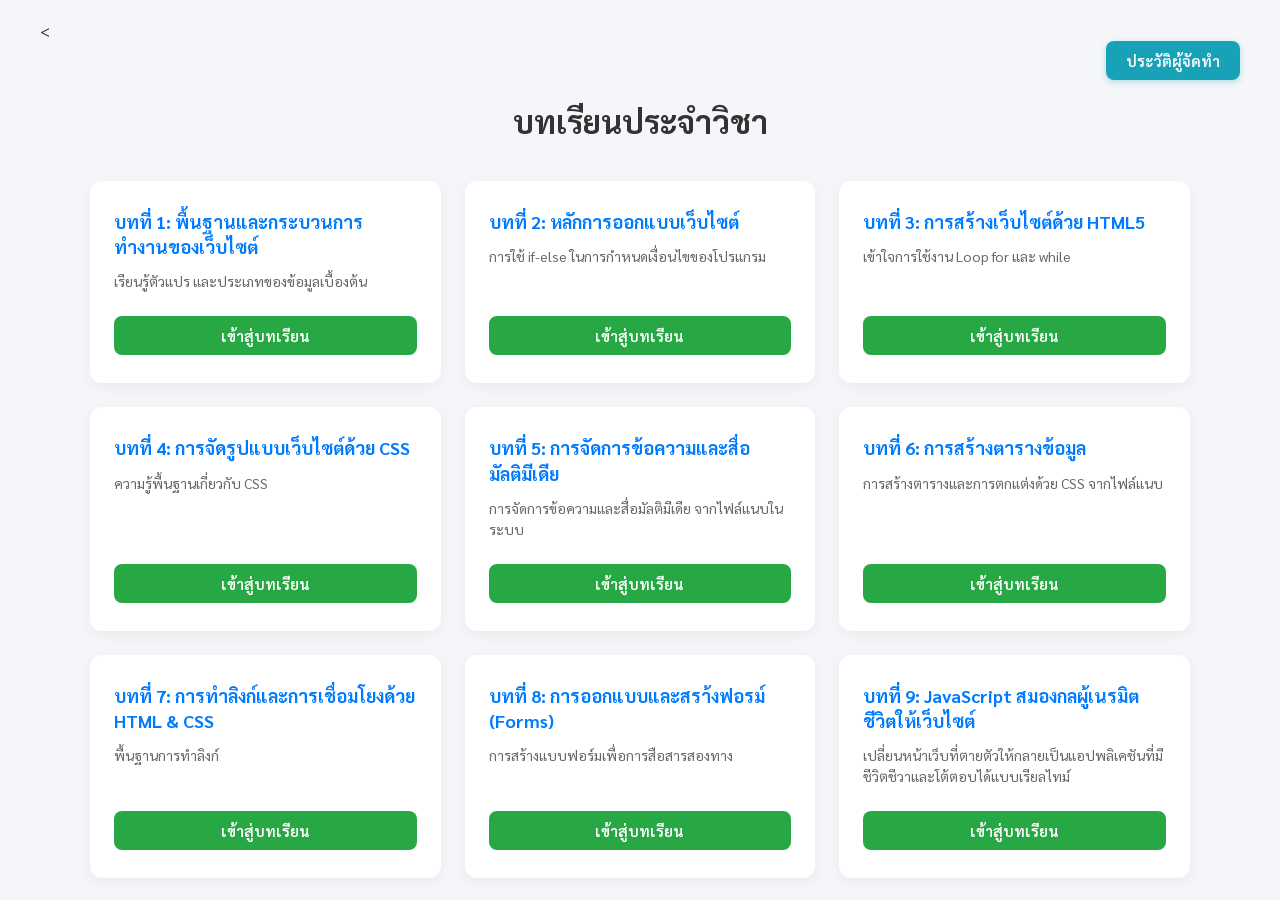
<file: index.html>
<<!DOCTYPE html>
<html lang="th">
<head>
    <meta charset="UTF-8">
    <meta name="viewport" content="width=device-width, initial-scale=1.0">
    <title>บทเรียนประจำวิชา</title>

    <!-- Google Fonts (Sarabun) -->
    <link rel="preconnect" href="https://fonts.googleapis.com">
    <link rel="preconnect" href="https://fonts.gstatic.com" crossorigin>
    <link href="https://fonts.googleapis.com/css2?family=Sarabun:wght@300;400;500;600;700&display=swap" rel="stylesheet">

    <!-- ลิงก์ไปยังไฟล์ CSS แยก -->
    <link rel="stylesheet" href="css/index.css">
</head>
<body>

    <!-- ปุ่มมุมขวาบน -->
    <div class="top-nav">
        <a href="page/profile.html" class="btn-profile">ประวัติผู้จัดทำ</a>
    </div>

    <!-- หัวข้อหลัก -->
    <h1 class="main-title">บทเรียนประจำวิชา</h1>

    <!-- รายการบทเรียน -->
    <div class="courses-grid">
        
        <!-- บทที่ 1 -->
        <div class="card">
            <div class="card-content">
                <h2>บทที่ 1: พื้นฐานและกระบวนการทำงานของเว็บไซต์</h2>
                <p>เรียนรู้ตัวแปร และประเภทของข้อมูลเบื้องต้น</p>
            </div>
            <a href="page/lesson01.html" class="btn-lesson">เข้าสู่บทเรียน</a>
        </div>

        <!-- บทที่ 2 -->
        <div class="card">
            <div class="card-content">
                <h2>บทที่ 2: หลักการออกแบบเว็บไซต์</h2>
                <p>การใช้ if-else ในการกำหนดเงื่อนไขของโปรแกรม</p>
            </div>
            <a href="page/lesson02.html" class="btn-lesson">เข้าสู่บทเรียน</a>
        </div>

        <!-- บทที่ 3 -->
        <div class="card">
            <div class="card-content">
                <h2>บทที่ 3: การสร้างเว็บไซต์ด้วย HTML5</h2>
                <p>เข้าใจการใช้งาน Loop for และ while</p>
            </div>
            <a href="page/lesson03.html" class="btn-lesson">เข้าสู่บทเรียน</a>
        </div>

        <!-- บทที่ 4 -->
        <div class="card">
            <div class="card-content">
                <h2>บทที่ 4: การจัดรูปแบบเว็บไซต์ด้วย CSS</h2>
                <p>ความรู้พื้นฐานเกี่ยวกับ CSS</p>
            </div>
            <a href="page/lesson04.html" class="btn-lesson">เข้าสู่บทเรียน</a>
        </div>

        <!-- บทที่ 5 -->
        <div class="card">
            <div class="card-content">
                <h2>บทที่ 5: การจัดการข้อความและสื่อมัลติมีเดีย</h2>
                <p>การจัดการข้อความและสื่อมัลติมีเดีย จากไฟล์แนบในระบบ</p>
            </div>
            <a href="page/lesson05.html" class="btn-lesson">เข้าสู่บทเรียน</a>
        </div>

        <!-- บทที่ 6 -->
        <div class="card">
            <div class="card-content">
                <h2>บทที่ 6: การสร้างตารางข้อมูล</h2>
                <p>การสร้างตารางและการตกแต่งด้วย CSS จากไฟล์แนบ</p>
            </div>
            <a href="page/lesson06.html" class="btn-lesson">เข้าสู่บทเรียน</a>
        </div>

        <!-- บทที่ 7 -->
        <div class="card">
            <div class="card-content">
                <h2>บทที่ 7: การทำลิงก์และการเชื่อมโยงด้วย HTML & CSS</h2>
                <p>พื้นฐานการทำลิงก์</p>
            </div>
            <a href="page/lesson07.html" class="btn-lesson">เข้าสู่บทเรียน</a>
        </div>
         <!-- บทที่ 8 -->
        <div class="card">
            <div class="card-content">
                <h2>บทที่ 8: การออกแบบและสรา้งฟอรม์ (Forms)</h2>
                <p>การสร้างแบบฟอร์มเพื่อการสือสารสองทาง</p>
            </div>
            <a href="page/lesson08.html" class="btn-lesson">เข้าสู่บทเรียน</a>
        </div>
         <!-- บทที่ 7 -->
        <div class="card">
            <div class="card-content">
                <h2>บทที่ 9: JavaScript สมองกลผู้เนรมิตชีวิตให้เว็บไซต์</h2>
                <p>เปลี่ยนหน้าเว็บที่ตายตัวให้กลายเป็นแอปพลิเคชันที่มีชีวิตชีวาและโต้ตอบได้แบบเรียลไทม์</p>
            </div>
            <a href="page/lesson09.html" class="btn-lesson">เข้าสู่บทเรียน</a>
        </div>

    </div>

</body>
</html>
</file>
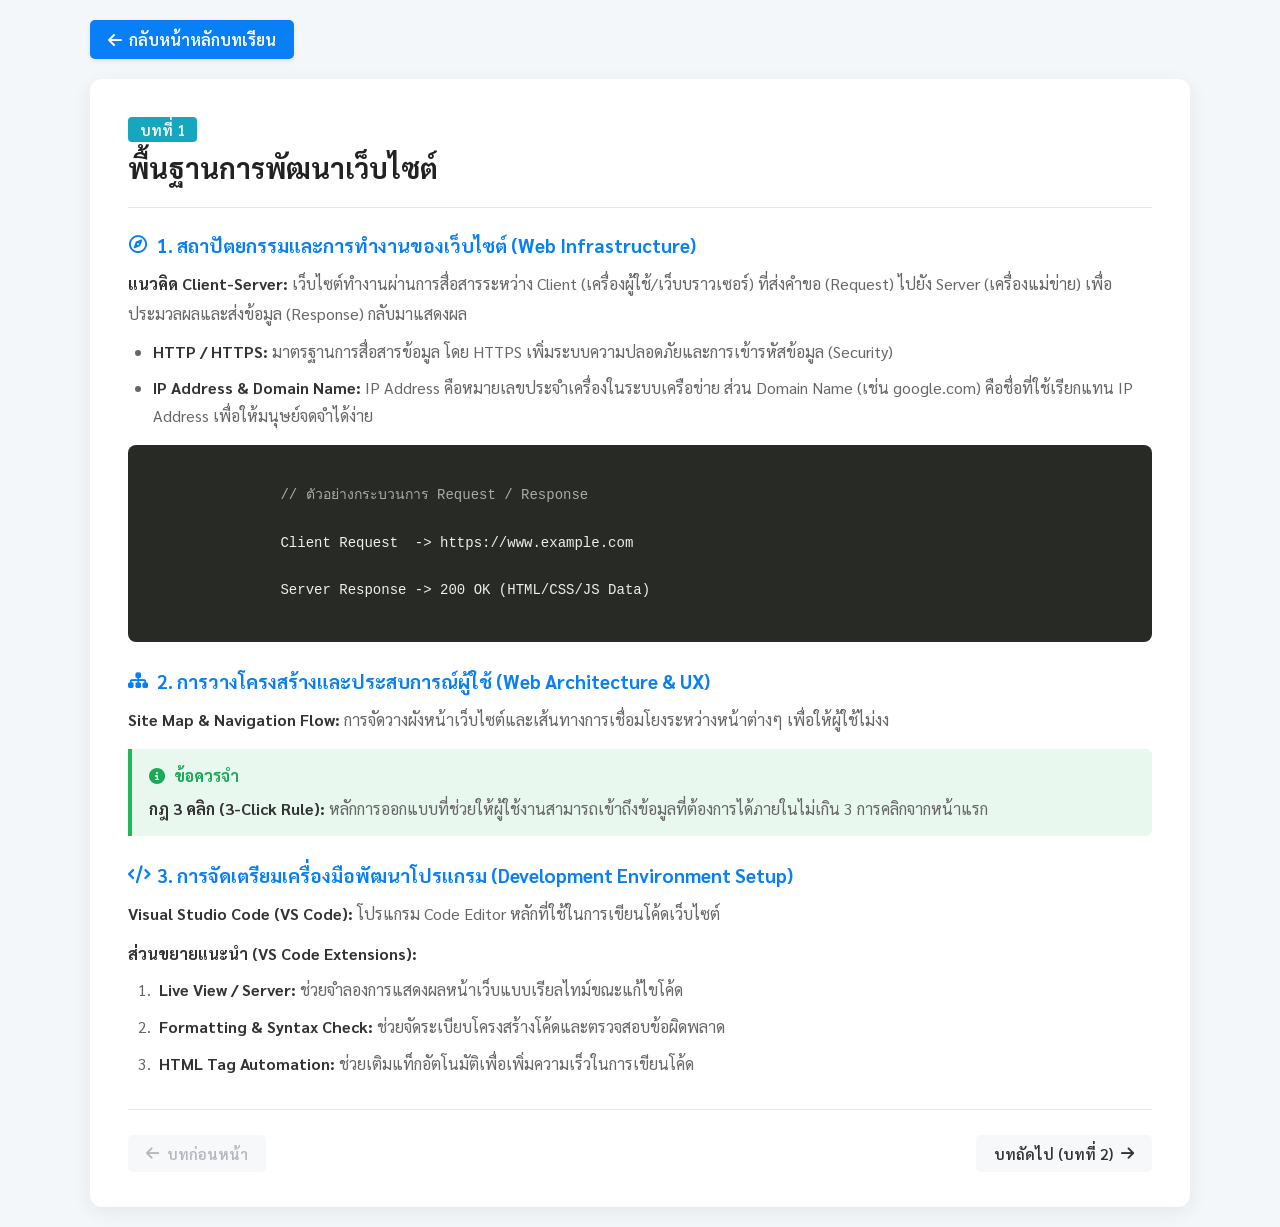
<file: page/lesson01.html>
<!DOCTYPE html>
<html lang="th">
<head>
    <meta charset="UTF-8">
    <meta name="viewport" content="width=device-width, initial-scale=1.0">
    <title>บทที่ 1 พื้นฐานการพัฒนาเว็บไซต์</title>
    <!-- โหลด Font Sarabun และ FontAwesome ไอคอน -->
    <link rel="preconnect" href="https://fonts.googleapis.com">
    <link rel="preconnect" href="https://fonts.gstatic.com" crossorigin>
    <link href="https://fonts.googleapis.com/css2?family=Sarabun:wght@400;600;700&display=swap" rel="stylesheet">
    <link rel="stylesheet" href="https://cdnjs.cloudflare.com/ajax/libs/font-awesome/6.4.0/css/all.min.css">
    
    <!-- เชื่อมต่อไฟล์ CSS -->
    <link rel="stylesheet" href="../css/lesson01.css">
</head>
<body>

    <!-- ปุ่มกลับหน้าหลัก -->
    <div class="top-bar">
        <a href="../index.html" class="home-button">
            <i class="fa-solid fa-arrow-left"></i> กลับหน้าหลักบทเรียน
        </a>
    </div>

    <!-- กล่องเนื้อหาหลัก -->
    <div class="lesson-card">
        
        <span class="chapter-label">บทที่ 1</span>
        <h1>พื้นฐานการพัฒนาเว็บไซต์</h1>
        <hr class="title-line">

        <!-- 1. สถาปัตยกรรมและการทำงานของเว็บไซต์ -->
        <div class="topic">
            <div class="topic-title">
                <i class="fa-regular fa-compass"></i> 1. สถาปัตยกรรมและการทำงานของเว็บไซต์ (Web Infrastructure)
            </div>
            
            <p class="content">
                <strong>แนวคิด Client-Server:</strong> เว็บไซต์ทำงานผ่านการสื่อสารระหว่าง Client (เครื่องผู้ใช้/เว็บบราวเซอร์) ที่ส่งคำขอ (Request) ไปยัง Server (เครื่องแม่ข่าย) เพื่อประมวลผลและส่งข้อมูล (Response) กลับมาแสดงผล
            </p>

            <ul class="definition-list content">
                <li><strong>HTTP / HTTPS:</strong> มาตรฐานการสื่อสารข้อมูล โดย HTTPS เพิ่มระบบความปลอดภัยและการเข้ารหัสข้อมูล (Security)</li>
                <li><strong>IP Address & Domain Name:</strong> IP Address คือหมายเลขประจำเครื่องในระบบเครือข่าย ส่วน Domain Name (เช่น google.com) คือชื่อที่ใช้เรียกแทน IP Address เพื่อให้มนุษย์จดจำได้ง่าย</li>
            </ul>

            <!-- ตัวอย่างแสดงคำสั่ง / โค้ด -->
            <div class="code-box">
                <span class="code-comment">// ตัวอย่างกระบวนการ Request / Response</span><br>
                Client Request  -> https://www.example.com<br>
                Server Response -> 200 OK (HTML/CSS/JS Data)
            </div>
        </div>

        <!-- 2. การวางโครงสร้างและประสบการณ์ผู้ใช้ -->
        <div class="topic">
            <div class="topic-title">
                <i class="fa-solid fa-sitemap"></i> 2. การวางโครงสร้างและประสบการณ์ผู้ใช้ (Web Architecture & UX)
            </div>
            <p class="content">
                <strong>Site Map & Navigation Flow:</strong> การจัดวางผังหน้าเว็บไซต์และเส้นทางการเชื่อมโยงระหว่างหน้าต่างๆ เพื่อให้ผู้ใช้ไม่งง
            </p>

            <!-- กล่องข้อควรจำ -->
            <div class="note">
                <div class="note-title">
                    <i class="fa-solid fa-circle-info"></i> ข้อควรจำ
                </div>
                <div class="content">
                    <strong>กฎ 3 คลิก (3-Click Rule):</strong> หลักการออกแบบที่ช่วยให้ผู้ใช้งานสามารถเข้าถึงข้อมูลที่ต้องการได้ภายในไม่เกิน 3 การคลิกจากหน้าแรก
                </div>
            </div>
        </div>

        <!-- 3. การจัดเตรียมเครื่องมือพัฒนาโปรแกรม -->
        <div class="topic">
            <div class="topic-title">
                <i class="fa-solid fa-code"></i> 3. การจัดเตรียมเครื่องมือพัฒนาโปรแกรม (Development Environment Setup)
            </div>
            <p class="content">
                <strong>Visual Studio Code (VS Code):</strong> โปรแกรม Code Editor หลักที่ใช้ในการเขียนโค้ดเว็บไซต์
            </p>

            <div class="content" style="margin-top: 10px;"><strong>ส่วนขยายแนะนำ (VS Code Extensions):</strong></div>
            <ol class="number-list content">
                <li><strong>Live View / Server:</strong> ช่วยจำลองการแสดงผลหน้าเว็บแบบเรียลไทม์ขณะแก้ไขโค้ด</li>
                <li><strong>Formatting & Syntax Check:</strong> ช่วยจัดระเบียบโครงสร้างโค้ดและตรวจสอบข้อผิดพลาด</li>
                <li><strong>HTML Tag Automation:</strong> ช่วยเติมแท็กอัตโนมัติเพื่อเพิ่มความเร็วในการเขียนโค้ด</li>
            </ol>
        </div>

        <!-- ปุ่มเปลี่ยนบทเรียน -->
        <div class="navigation">
            <a href="#" class="nav-button previous">
                <i class="fa-solid fa-arrow-left"></i> บทก่อนหน้า
            </a>
            <a href="lesson02.html" class="nav-button next">
                บทถัดไป (บทที่ 2) <i class="fa-solid fa-arrow-right"></i>
            </a>
        </div>

    </div>

</body>
</html>
</file>
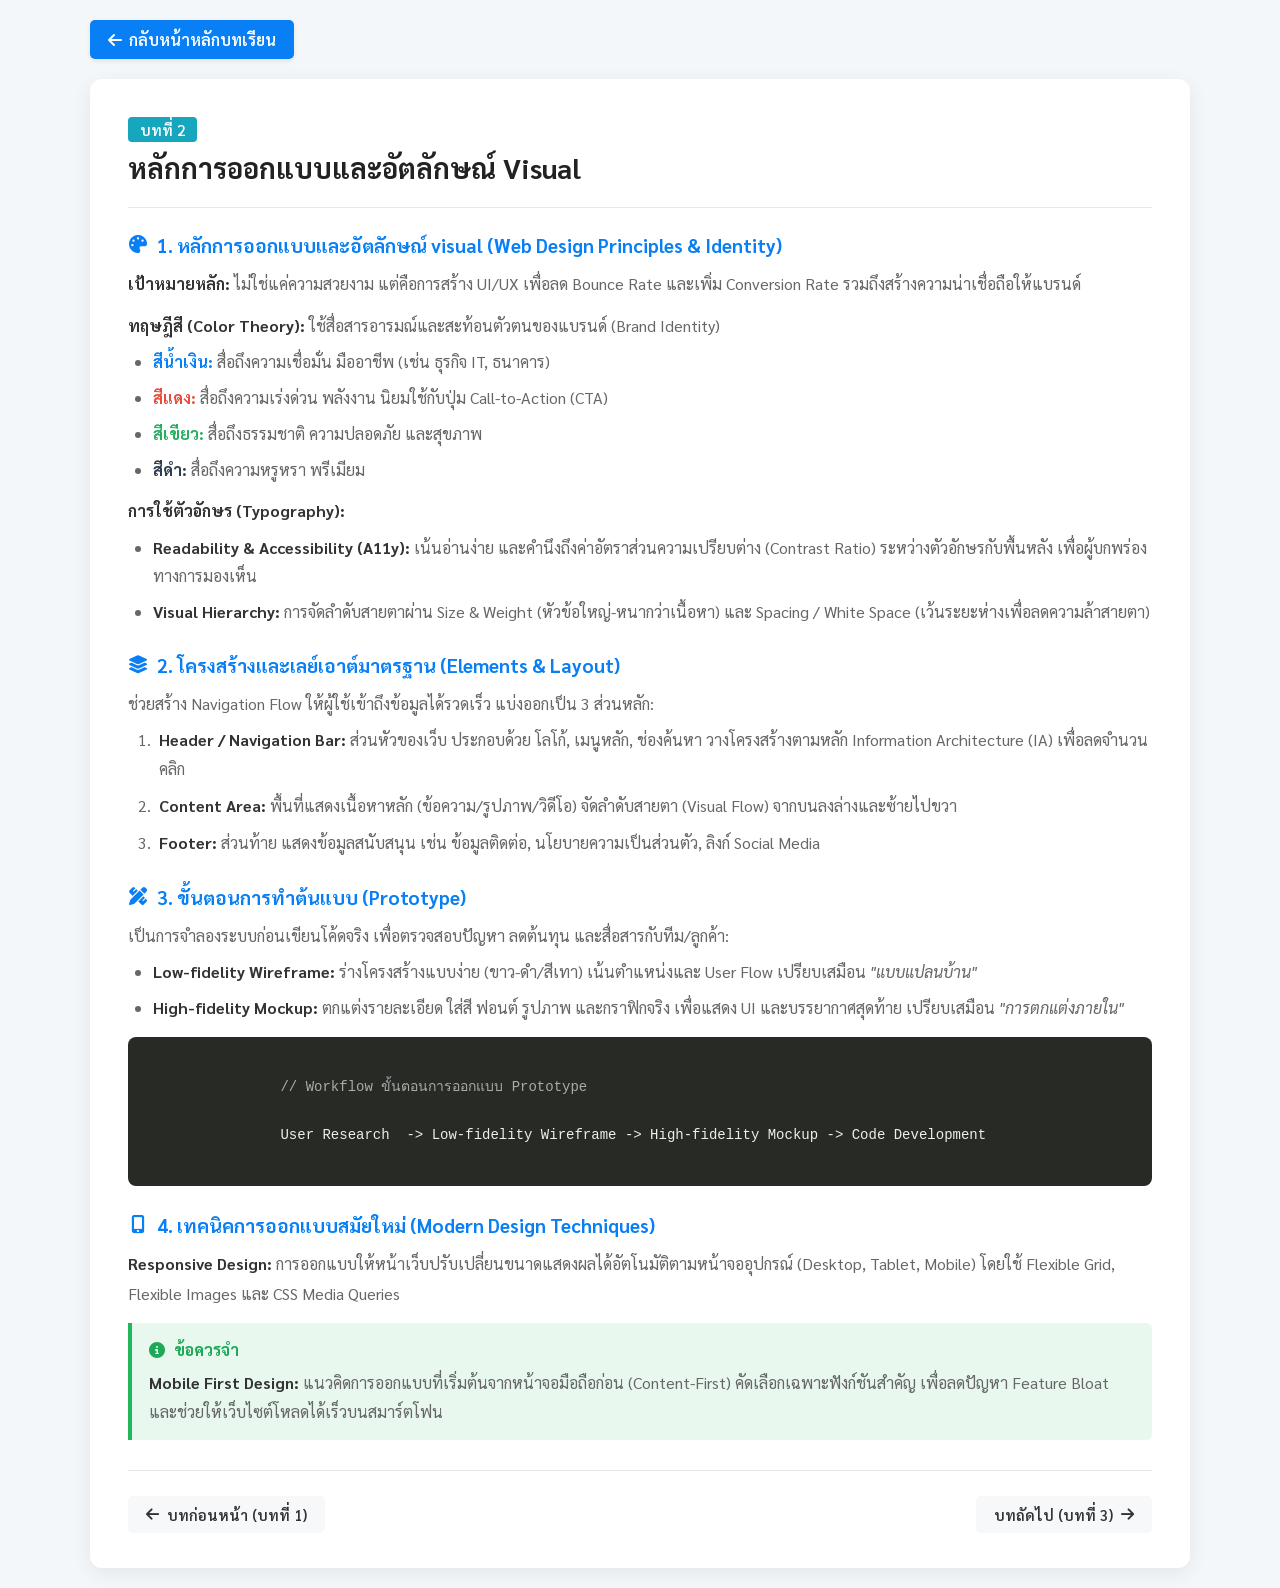
<file: page/lesson02.html>
<!DOCTYPE html>
<html lang="th">
<head>
    <meta charset="UTF-8">
    <meta name="viewport" content="width=device-width, initial-scale=1.0">
    <title>บทที่ 2 หลักการออกแบบและอัตลักษณ์ Visual</title>
    <!-- โหลด Font Sarabun และ FontAwesome ไอคอน -->
    <link rel="preconnect" href="https://fonts.googleapis.com">
    <link rel="preconnect" href="https://fonts.gstatic.com" crossorigin>
    <link href="https://fonts.googleapis.com/css2?family=Sarabun:wght@400;600;700&display=swap" rel="stylesheet">
    <link rel="stylesheet" href="https://cdnjs.cloudflare.com/ajax/libs/font-awesome/6.4.0/css/all.min.css">
    
    <!-- เชื่อมต่อไฟล์ CSS -->
    <link rel="stylesheet" href="../css/lesson02.css">
</head>
<body>

    <!-- ปุ่มกลับหน้าหลัก -->
    <div class="top-bar">
        <a href="../index.html" class="home-button">
            <i class="fa-solid fa-arrow-left"></i> กลับหน้าหลักบทเรียน
        </a>
    </div>

    <!-- กล่องเนื้อหาหลัก -->
    <div class="lesson-card">
        
        <span class="chapter-label">บทที่ 2</span>
        <h1>หลักการออกแบบและอัตลักษณ์ Visual</h1>
        <hr class="title-line">

        <!-- 1. หลักการออกแบบและอัตลักษณ์ visual -->
        <div class="topic">
            <div class="topic-title">
                <i class="fa-solid fa-palette"></i> 1. หลักการออกแบบและอัตลักษณ์ visual (Web Design Principles & Identity)
            </div>
            
            <p class="content">
                <strong>เป้าหมายหลัก:</strong> ไม่ใช่แค่ความสวยงาม แต่คือการสร้าง UI/UX เพื่อลด Bounce Rate และเพิ่ม Conversion Rate รวมถึงสร้างความน่าเชื่อถือให้แบรนด์
            </p>

            <div class="content" style="margin-top: 12px;"><strong>ทฤษฎีสี (Color Theory):</strong> ใช้สื่อสารอารมณ์และสะท้อนตัวตนของแบรนด์ (Brand Identity)</div>
            <ul class="definition-list content">
                <li><strong style="color: #087ff5;">สีน้ำเงิน:</strong> สื่อถึงความเชื่อมั่น มืออาชีพ (เช่น ธุรกิจ IT, ธนาคาร)</li>
                <li><strong style="color: #e74c3c;">สีแดง:</strong> สื่อถึงความเร่งด่วน พลังงาน นิยมใช้กับปุ่ม Call-to-Action (CTA)</li>
                <li><strong style="color: #27ae60;">สีเขียว:</strong> สื่อถึงธรรมชาติ ความปลอดภัย และสุขภาพ</li>
                <li><strong style="color: #2c3e50;">สีดำ:</strong> สื่อถึงความหรูหรา พรีเมียม</li>
            </ul>

            <div class="content" style="margin-top: 12px;"><strong>การใช้ตัวอักษร (Typography):</strong></div>
            <ul class="definition-list content">
                <li><strong>Readability & Accessibility (A11y):</strong> เน้นอ่านง่าย และคำนึงถึงค่าอัตราส่วนความเปรียบต่าง (Contrast Ratio) ระหว่างตัวอักษรกับพื้นหลัง เพื่อผู้บกพร่องทางการมองเห็น</li>
                <li><strong>Visual Hierarchy:</strong> การจัดลำดับสายตาผ่าน Size & Weight (หัวข้อใหญ่-หนากว่าเนื้อหา) และ Spacing / White Space (เว้นระยะห่างเพื่อลดความล้าสายตา)</li>
            </ul>
        </div>

        <!-- 2. โครงสร้างและเลย์เอาต์มาตรฐาน -->
        <div class="topic">
            <div class="topic-title">
                <i class="fa-solid fa-layer-group"></i> 2. โครงสร้างและเลย์เอาต์มาตรฐาน (Elements & Layout)
            </div>
            <p class="content">
                ช่วยสร้าง Navigation Flow ให้ผู้ใช้เข้าถึงข้อมูลได้รวดเร็ว แบ่งออกเป็น 3 ส่วนหลัก:
            </p>
            <ol class="number-list content">
                <li><strong>Header / Navigation Bar:</strong> ส่วนหัวของเว็บ ประกอบด้วย โลโก้, เมนูหลัก, ช่องค้นหา วางโครงสร้างตามหลัก Information Architecture (IA) เพื่อลดจำนวนคลิก</li>
                <li><strong>Content Area:</strong> พื้นที่แสดงเนื้อหาหลัก (ข้อความ/รูปภาพ/วิดีโอ) จัดลำดับสายตา (Visual Flow) จากบนลงล่างและซ้ายไปขวา</li>
                <li><strong>Footer:</strong> ส่วนท้าย แสดงข้อมูลสนับสนุน เช่น ข้อมูลติดต่อ, นโยบายความเป็นส่วนตัว, ลิงก์ Social Media</li>
            </ol>
        </div>

        <!-- 3. ขั้นตอนการทำต้นแบบ -->
        <div class="topic">
            <div class="topic-title">
                <i class="fa-solid fa-pen-ruler"></i> 3. ขั้นตอนการทำต้นแบบ (Prototype)
            </div>
            <p class="content">
                เป็นการจำลองระบบก่อนเขียนโค้ดจริง เพื่อตรวจสอบปัญหา ลดต้นทุน และสื่อสารกับทีม/ลูกค้า:
            </p>

            <ul class="definition-list content">
                <li><strong>Low-fidelity Wireframe:</strong> ร่างโครงสร้างแบบง่าย (ขาว-ดำ/สีเทา) เน้นตําแหน่งและ User Flow เปรียบเสมือน <em>"แบบแปลนบ้าน"</em></li>
                <li><strong>High-fidelity Mockup:</strong> ตกแต่งรายละเอียด ใส่สี ฟอนต์ รูปภาพ และกราฟิกจริง เพื่อแสดง UI และบรรยากาศสุดท้าย เปรียบเสมือน <em>"การตกแต่งภายใน"</em></li>
            </ul>

            <!-- กล่องเปรียบเทียบหรือตัวอย่างโค้ด -->
            <div class="code-box">
                <span class="code-comment">// Workflow ขั้นตอนการออกแบบ Prototype</span><br>
                User Research  -> Low-fidelity Wireframe -> High-fidelity Mockup -> Code Development
            </div>
        </div>

        <!-- 4. เทคนิคการออกแบบสมัยใหม่ -->
        <div class="topic">
            <div class="topic-title">
                <i class="fa-solid fa-mobile-screen-button"></i> 4. เทคนิคการออกแบบสมัยใหม่ (Modern Design Techniques)
            </div>
            
            <p class="content">
                <strong>Responsive Design:</strong> การออกแบบให้หน้าเว็บปรับเปลี่ยนขนาดแสดงผลได้อัตโนมัติตามหน้าจออุปกรณ์ (Desktop, Tablet, Mobile) โดยใช้ Flexible Grid, Flexible Images และ CSS Media Queries
            </p>

            <!-- กล่องข้อควรจำ -->
            <div class="note">
                <div class="note-title">
                    <i class="fa-solid fa-circle-info"></i> ข้อควรจำ
                </div>
                <div class="content">
                    <strong>Mobile First Design:</strong> แนวคิดการออกแบบที่เริ่มต้นจากหน้าจอมือถือก่อน (Content-First) คัดเลือกเฉพาะฟังก์ชันสำคัญ เพื่อลดปัญหา Feature Bloat และช่วยให้เว็บไซต์โหลดได้เร็วบนสมาร์ตโฟน
                </div>
            </div>
        </div>

        <!-- ปุ่มเปลี่ยนบทเรียน -->
        <div class="navigation">
            <a href="lesson01.html" class="nav-button next" style="margin-right: auto; color: #333; background: #f7f8fa;">
                <i class="fa-solid fa-arrow-left"></i> บทก่อนหน้า (บทที่ 1)
            </a>
            <a href="lesson03.html" class="nav-button next">
                บทถัดไป (บทที่ 3) <i class="fa-solid fa-arrow-right"></i>
            </a>
        </div>

    </div>

</body>
</html>
</file>
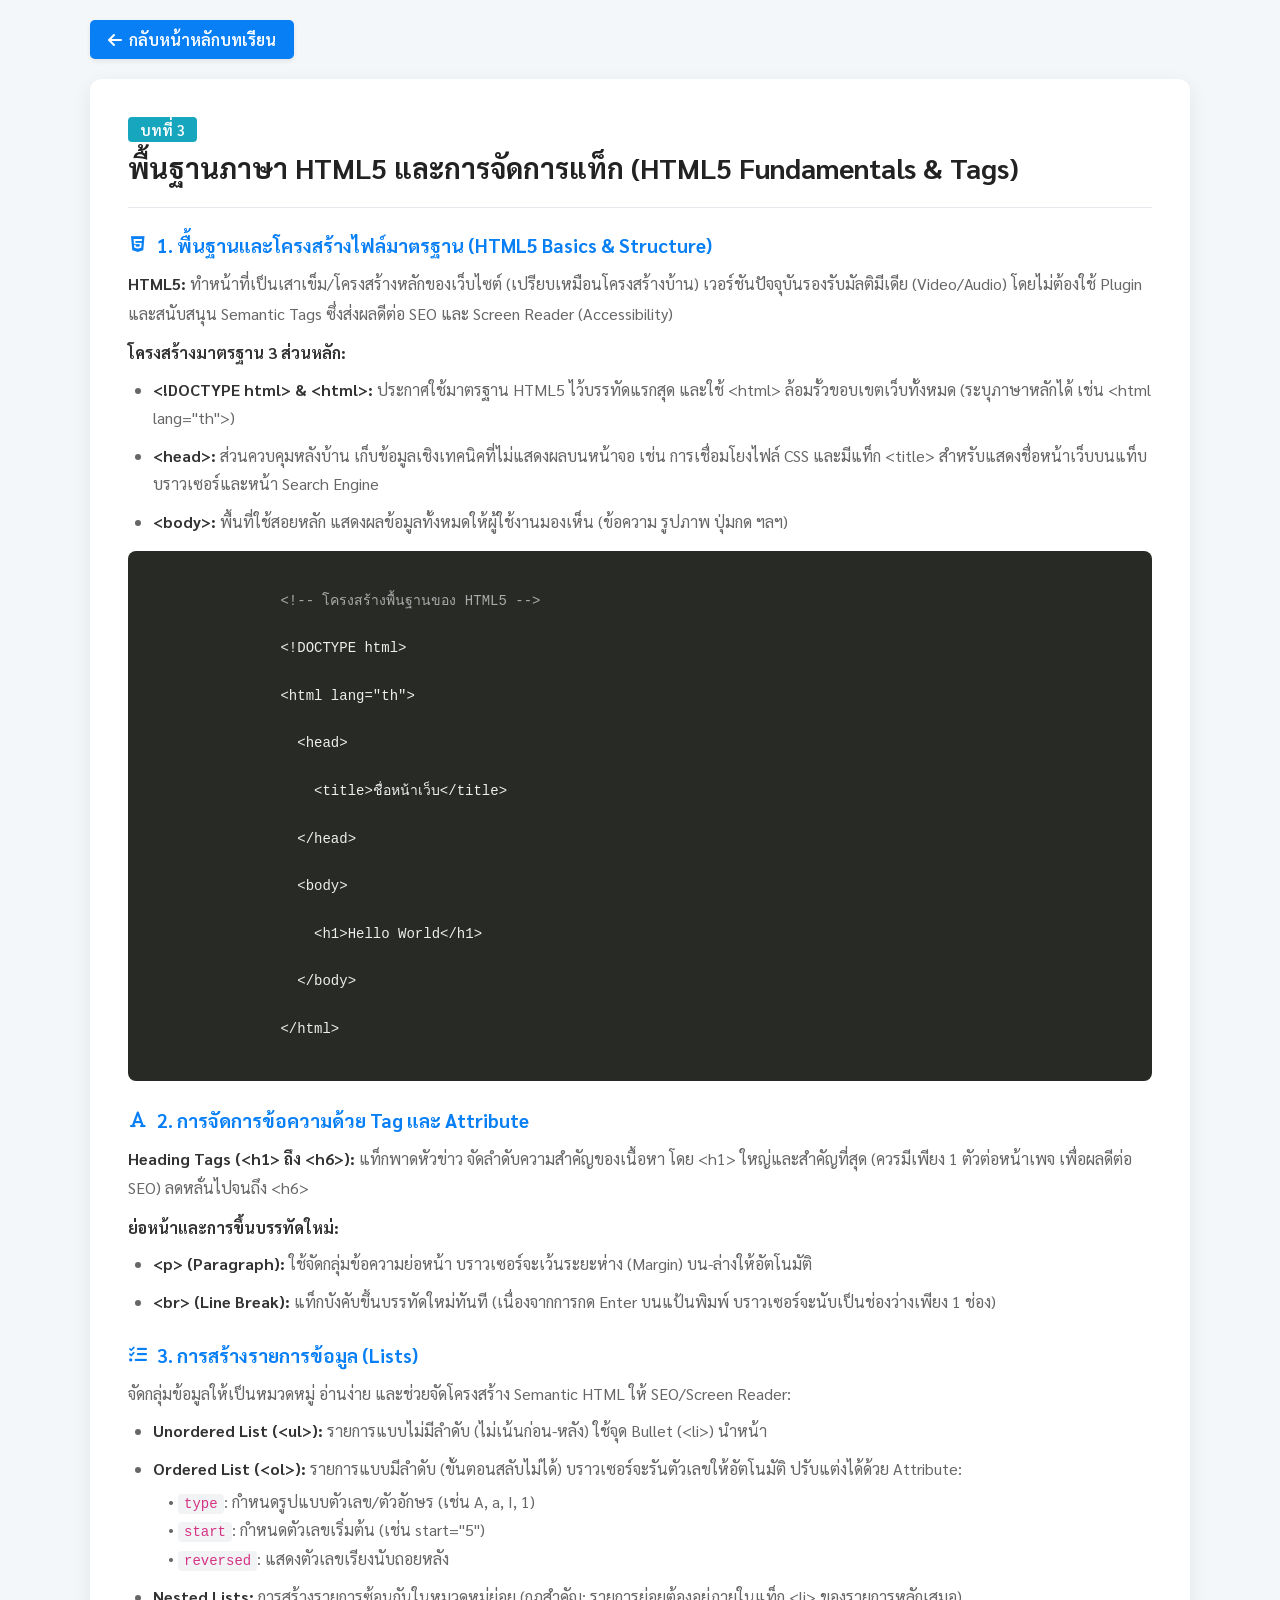
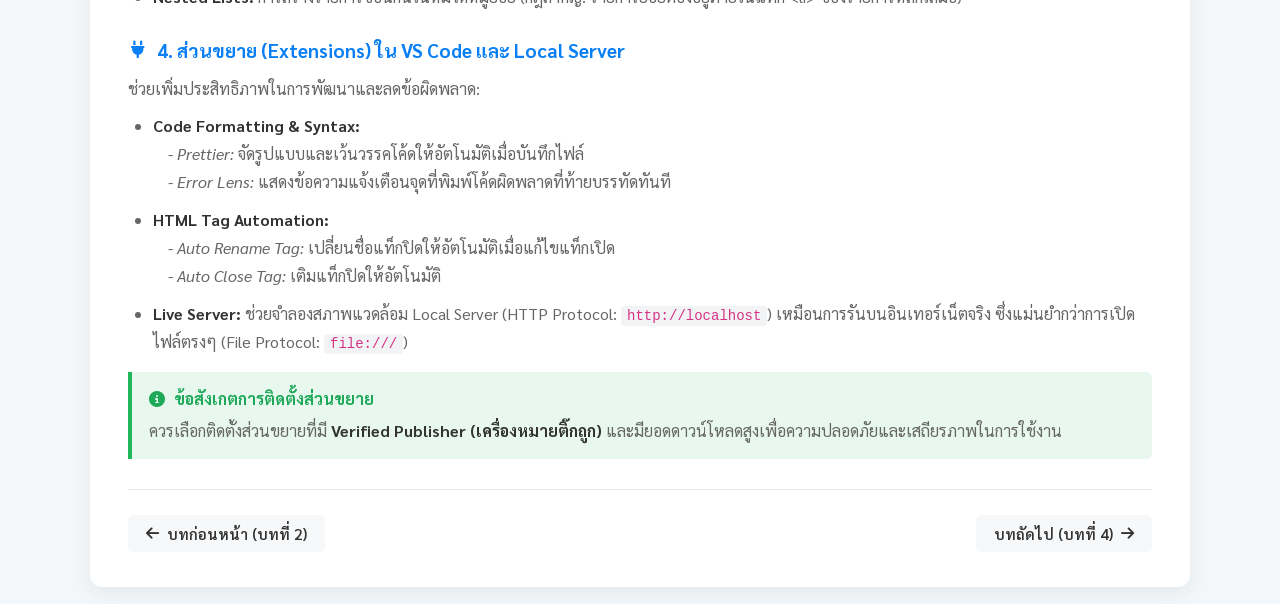
<file: page/lesson03.html>
<!DOCTYPE html>
<html lang="th">
<head>
    <meta charset="UTF-8">
    <meta name="viewport" content="width=device-width, initial-scale=1.0">
    <title>บทที่ 3 พื้นฐานภาษา HTML5 และการจัดการแท็ก</title>
    <!-- โหลด Font Sarabun และ FontAwesome ไอคอน -->
    <link rel="preconnect" href="https://fonts.googleapis.com">
    <link rel="preconnect" href="https://fonts.gstatic.com" crossorigin>
    <link href="https://fonts.googleapis.com/css2?family=Sarabun:wght@400;600;700&display=swap" rel="stylesheet">
    <link rel="stylesheet" href="https://cdnjs.cloudflare.com/ajax/libs/font-awesome/6.4.0/css/all.min.css">
    
    <!-- เชื่อมต่อไฟล์ CSS -->
    <link rel="stylesheet" href="../css/lesson03.css">
</head>
<body>

    <!-- ปุ่มกลับหน้าหลัก -->
    <div class="top-bar">
        <a href="../index.html" class="home-button">
            <i class="fa-solid fa-arrow-left"></i> กลับหน้าหลักบทเรียน
        </a>
    </div>

    <!-- กล่องเนื้อหาหลัก -->
    <div class="lesson-card">
        
        <span class="chapter-label">บทที่ 3</span>
        <h1>พื้นฐานภาษา HTML5 และการจัดการแท็ก (HTML5 Fundamentals & Tags)</h1>
        <hr class="title-line">

        <!-- 1. พื้นฐานและโครงสร้างไฟล์มาตรฐาน -->
        <div class="topic">
            <div class="topic-title">
                <i class="fa-brands fa-html5"></i> 1. พื้นฐานและโครงสร้างไฟล์มาตรฐาน (HTML5 Basics & Structure)
            </div>
            
            <p class="content">
                <strong>HTML5:</strong> ทำหน้าที่เป็นเสาเข็ม/โครงสร้างหลักของเว็บไซต์ (เปรียบเหมือนโครงสร้างบ้าน) เวอร์ชันปัจจุบันรองรับมัลติมีเดีย (Video/Audio) โดยไม่ต้องใช้ Plugin และสนับสนุน Semantic Tags ซึ่งส่งผลดีต่อ SEO และ Screen Reader (Accessibility)
            </p>

            <div class="content" style="margin-top: 10px;"><strong>โครงสร้างมาตรฐาน 3 ส่วนหลัก:</strong></div>
            <ul class="definition-list content">
                <li><strong>&lt;!DOCTYPE html&gt; &amp; &lt;html&gt;:</strong> ประกาศใช้มาตรฐาน HTML5 ไว้บรรทัดแรกสุด และใช้ &lt;html&gt; ล้อมรั้วขอบเขตเว็บทั้งหมด (ระบุภาษาหลักได้ เช่น &lt;html lang="th"&gt;)</li>
                <li><strong>&lt;head&gt;:</strong> ส่วนควบคุมหลังบ้าน เก็บข้อมูลเชิงเทคนิคที่ไม่แสดงผลบนหน้าจอ เช่น การเชื่อมโยงไฟล์ CSS และมีแท็ก &lt;title&gt; สำหรับแสดงชื่อหน้าเว็บบนแท็บบราวเซอร์และหน้า Search Engine</li>
                <li><strong>&lt;body&gt;:</strong> พื้นที่ใช้สอยหลัก แสดงผลข้อมูลทั้งหมดให้ผู้ใช้งานมองเห็น (ข้อความ รูปภาพ ปุ่มกด ฯลฯ)</li>
            </ul>

            <!-- ตัวอย่างโครงสร้าง HTML -->
            <div class="code-box">
                <span class="code-comment">&lt;!-- โครงสร้างพื้นฐานของ HTML5 --&gt;</span><br>
                &lt;!DOCTYPE html&gt;<br>
                &lt;html lang="th"&gt;<br>
                &nbsp;&nbsp;&lt;head&gt;<br>
                &nbsp;&nbsp;&nbsp;&nbsp;&lt;title&gt;ชื่อหน้าเว็บ&lt;/title&gt;<br>
                &nbsp;&nbsp;&lt;/head&gt;<br>
                &nbsp;&nbsp;&lt;body&gt;<br>
                &nbsp;&nbsp;&nbsp;&nbsp;&lt;h1&gt;Hello World&lt;/h1&gt;<br>
                &nbsp;&nbsp;&lt;/body&gt;<br>
                &lt;/html&gt;
            </div>
        </div>

        <!-- 2. การจัดการข้อความด้วย Tag และ Attribute -->
        <div class="topic">
            <div class="topic-title">
                <i class="fa-solid fa-font"></i> 2. การจัดการข้อความด้วย Tag และ Attribute
            </div>
            
            <p class="content">
                <strong>Heading Tags (&lt;h1&gt; ถึง &lt;h6&gt;):</strong> แท็กพาดหัวข่าว จัดลำดับความสำคัญของเนื้อหา โดย &lt;h1&gt; ใหญ่และสำคัญที่สุด (ควรมีเพียง 1 ตัวต่อหน้าเพจ เพื่อผลดีต่อ SEO) ลดหลั่นไปจนถึง &lt;h6&gt;
            </p>

            <div class="content" style="margin-top: 10px;"><strong>ย่อหน้าและการขึ้นบรรทัดใหม่:</strong></div>
            <ul class="definition-list content">
                <li><strong>&lt;p&gt; (Paragraph):</strong> ใช้จัดกลุ่มข้อความย่อหน้า บราวเซอร์จะเว้นระยะห่าง (Margin) บน-ล่างให้อัตโนมัติ</li>
                <li><strong>&lt;br&gt; (Line Break):</strong> แท็กบังคับขึ้นบรรทัดใหม่ทันที (เนื่องจากการกด Enter บนแป้นพิมพ์ บราวเซอร์จะนับเป็นช่องว่างเพียง 1 ช่อง)</li>
            </ul>
        </div>

        <!-- 3. การสร้างรายการข้อมูล -->
        <div class="topic">
            <div class="topic-title">
                <i class="fa-solid fa-list-check"></i> 3. การสร้างรายการข้อมูล (Lists)
            </div>
            <p class="content">
                จัดกลุ่มข้อมูลให้เป็นหมวดหมู่ อ่านง่าย และช่วยจัดโครงสร้าง Semantic HTML ให้ SEO/Screen Reader:
            </p>

            <ul class="definition-list content">
                <li><strong>Unordered List (&lt;ul&gt;):</strong> รายการแบบไม่มีลำดับ (ไม่เน้นก่อน-หลัง) ใช้จุด Bullet (&lt;li&gt;) นำหน้า</li>
                <li>
                    <strong>Ordered List (&lt;ol&gt;):</strong> รายการแบบมีลำดับ (ขั้นตอนสลับไม่ได้) บราวเซอร์จะรันตัวเลขให้อัตโนมัติ ปรับแต่งได้ด้วย Attribute:
                    <div style="padding-left: 15px; margin-top: 5px;">
                        • <code>type</code>: กำหนดรูปแบบตัวเลข/ตัวอักษร (เช่น A, a, I, 1)<br>
                        • <code>start</code>: กำหนดตัวเลขเริ่มต้น (เช่น start="5")<br>
                        • <code>reversed</code>: แสดงตัวเลขเรียงนับถอยหลัง
                    </div>
                </li>
                <li><strong>Nested Lists:</strong> การสร้างรายการซ้อนกันในหมวดหมู่ย่อย (กฎสำคัญ: รายการย่อยต้องอยู่ภายในแท็ก &lt;li&gt; ของรายการหลักเสมอ)</li>
            </ul>
        </div>

        <!-- 4. ส่วนขยายใน VS Code และ Local Server -->
        <div class="topic">
            <div class="topic-title">
                <i class="fa-solid fa-plug"></i> 4. ส่วนขยาย (Extensions) ใน VS Code และ Local Server
            </div>
            
            <p class="content">
                ช่วยเพิ่มประสิทธิภาพในการพัฒนาและลดข้อผิดพลาด:
            </p>

            <ul class="definition-list content">
                <li><strong>Code Formatting & Syntax:</strong>
                    <div style="padding-left: 15px;">
                        - <em>Prettier:</em> จัดรูปแบบและเว้นวรรคโค้ดให้อัตโนมัติเมื่อบันทึกไฟล์<br>
                        - <em>Error Lens:</em> แสดงข้อความแจ้งเตือนจุดที่พิมพ์โค้ดผิดพลาดที่ท้ายบรรทัดทันที
                    </div>
                </li>
                <li><strong>HTML Tag Automation:</strong>
                    <div style="padding-left: 15px;">
                        - <em>Auto Rename Tag:</em> เปลี่ยนชื่อแท็กปิดให้อัตโนมัติเมื่อแก้ไขแท็กเปิด<br>
                        - <em>Auto Close Tag:</em> เติมแท็กปิดให้อัตโนมัติ
                    </div>
                </li>
                <li><strong>Live Server:</strong> ช่วยจำลองสภาพแวดล้อม Local Server (HTTP Protocol: <code>http://localhost</code>) เหมือนการรันบนอินเทอร์เน็ตจริง ซึ่งแม่นยำกว่าการเปิดไฟล์ตรงๆ (File Protocol: <code>file:///</code>)</li>
            </ul>

            <!-- กล่องข้อควรจำ -->
            <div class="note">
                <div class="note-title">
                    <i class="fa-solid fa-circle-info"></i> ข้อสังเกตการติดตั้งส่วนขยาย
                </div>
                <div class="content">
                    ควรเลือกติดตั้งส่วนขยายที่มี <strong>Verified Publisher (เครื่องหมายติ๊กถูก)</strong> และมียอดดาวน์โหลดสูงเพื่อความปลอดภัยและเสถียรภาพในการใช้งาน
                </div>
            </div>
        </div>

        <!-- ปุ่มเปลี่ยนบทเรียน -->
        <div class="navigation">
            <a href="lesson02.html" class="nav-button next" style="margin-right: auto; color: #333; background: #f7f8fa;">
                <i class="fa-solid fa-arrow-left"></i> บทก่อนหน้า (บทที่ 2)
            </a>
            <a href="lesson04.html" class="nav-button next">
                บทถัดไป (บทที่ 4) <i class="fa-solid fa-arrow-right"></i>
            </a>
        </div>

    </div>

</body>
</html>
</file>
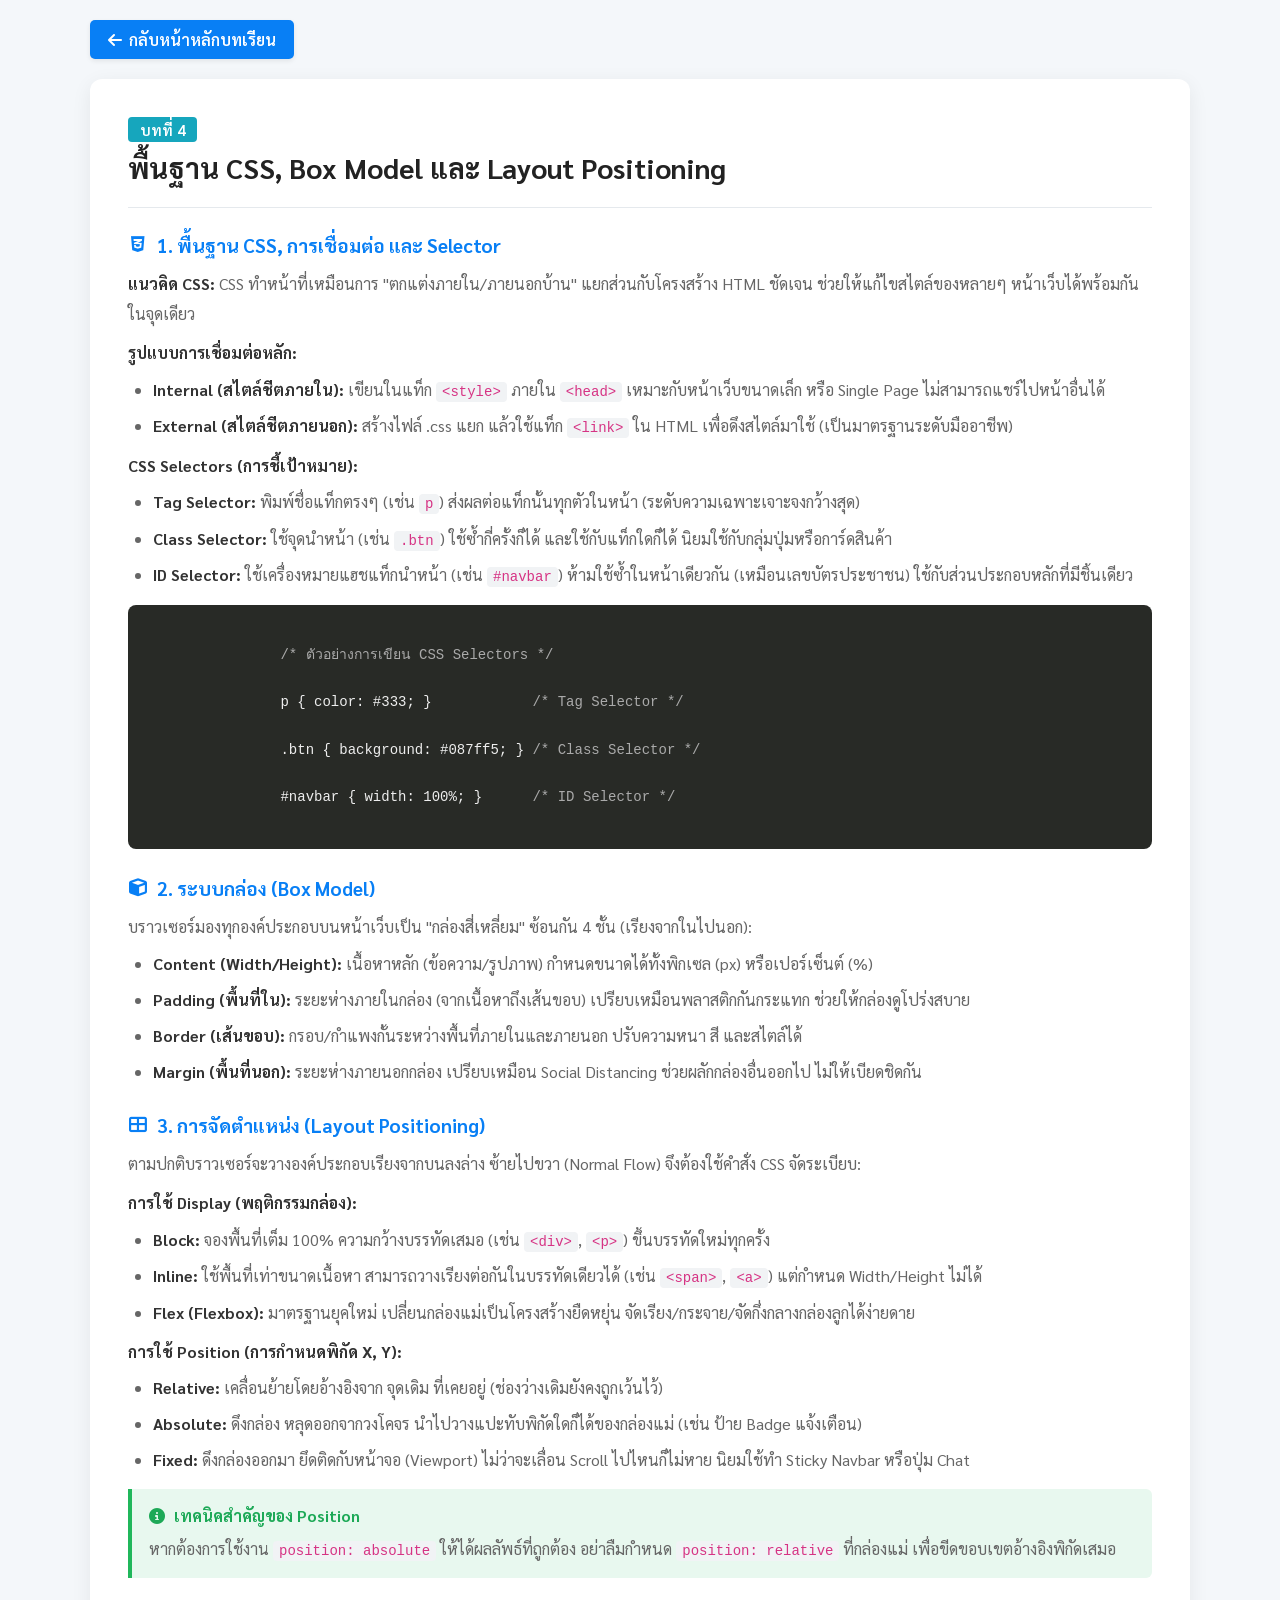
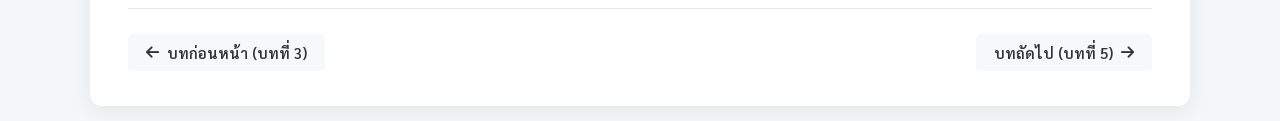
<file: page/lesson04.html>
<!DOCTYPE html>
<html lang="th">
<head>
    <meta charset="UTF-8">
    <meta name="viewport" content="width=device-width, initial-scale=1.0">
    <title>บทที่ 4 พื้นฐาน CSS, Box Model และ Layout Positioning</title>
    <!-- โหลด Font Sarabun และ FontAwesome ไอคอน -->
    <link rel="preconnect" href="https://fonts.googleapis.com">
    <link rel="preconnect" href="https://fonts.gstatic.com" crossorigin>
    <link href="https://fonts.googleapis.com/css2?family=Sarabun:wght@400;600;700&display=swap" rel="stylesheet">
    <link rel="stylesheet" href="https://cdnjs.cloudflare.com/ajax/libs/font-awesome/6.4.0/css/all.min.css">
    
    <!-- เชื่อมต่อไฟล์ CSS -->
    <link rel="stylesheet" href="../css/lesson04.css">
</head>
<body>

    <!-- ปุ่มกลับหน้าหลัก -->
    <div class="top-bar">
        <a href="../index.html" class="home-button">
            <i class="fa-solid fa-arrow-left"></i> กลับหน้าหลักบทเรียน
        </a>
    </div>

    <!-- กล่องเนื้อหาหลัก -->
    <div class="lesson-card">
        
        <span class="chapter-label">บทที่ 4</span>
        <h1>พื้นฐาน CSS, Box Model และ Layout Positioning</h1>
        <hr class="title-line">

        <!-- 1. พื้นฐาน CSS, การเชื่อมต่อ และ Selector -->
        <div class="topic">
            <div class="topic-title">
                <i class="fa-brands fa-css3-alt"></i> 1. พื้นฐาน CSS, การเชื่อมต่อ และ Selector
            </div>
            
            <p class="content">
                <strong>แนวคิด CSS:</strong> CSS ทำหน้าที่เหมือนการ "ตกแต่งภายใน/ภายนอกบ้าน" แยกส่วนกับโครงสร้าง HTML ชัดเจน ช่วยให้แก้ไขสไตล์ของหลายๆ หน้าเว็บได้พร้อมกันในจุดเดียว
            </p>

            <div class="content" style="margin-top: 10px;"><strong>รูปแบบการเชื่อมต่อหลัก:</strong></div>
            <ul class="definition-list content">
                <li><strong>Internal (สไตล์ชีตภายใน):</strong> เขียนในแท็ก <code>&lt;style&gt;</code> ภายใน <code>&lt;head&gt;</code> เหมาะกับหน้าเว็บขนาดเล็ก หรือ Single Page ไม่สามารถแชร์ไปหน้าอื่นได้</li>
                <li><strong>External (สไตล์ชีตภายนอก):</strong> สร้างไฟล์ .css แยก แล้วใช้แท็ก <code>&lt;link&gt;</code> ใน HTML เพื่อดึงสไตล์มาใช้ (เป็นมาตรฐานระดับมืออาชีพ)</li>
            </ul>

            <div class="content" style="margin-top: 10px;"><strong>CSS Selectors (การชี้เป้าหมาย):</strong></div>
            <ul class="definition-list content">
                <li><strong>Tag Selector:</strong> พิมพ์ชื่อแท็กตรงๆ (เช่น <code>p</code>) ส่งผลต่อแท็กนั้นทุกตัวในหน้า (ระดับความเฉพาะเจาะจงกว้างสุด)</li>
                <li><strong>Class Selector:</strong> ใช้จุดนำหน้า (เช่น <code>.btn</code>) ใช้ซ้ำกี่ครั้งก็ได้ และใช้กับแท็กใดก็ได้ นิยมใช้กับกลุ่มปุ่มหรือการ์ดสินค้า</li>
                <li><strong>ID Selector:</strong> ใช้เครื่องหมายแฮชแท็กนำหน้า (เช่น <code>#navbar</code>) ห้ามใช้ซ้ำในหน้าเดียวกัน (เหมือนเลขบัตรประชาชน) ใช้กับส่วนประกอบหลักที่มีชิ้นเดียว</li>
            </ul>

            <!-- ตัวอย่างการใช้งาน CSS Selector -->
            <div class="code-box">
                <span class="code-comment">/* ตัวอย่างการเขียน CSS Selectors */</span><br>
                p { color: #333; }            <span class="code-comment">/* Tag Selector */</span><br>
                .btn { background: #087ff5; } <span class="code-comment">/* Class Selector */</span><br>
                #navbar { width: 100%; }      <span class="code-comment">/* ID Selector */</span>
            </div>
        </div>

        <!-- 2. ระบบกล่อง (Box Model) -->
        <div class="topic">
            <div class="topic-title">
                <i class="fa-solid fa-cube"></i> 2. ระบบกล่อง (Box Model)
            </div>
            
            <p class="content">
                บราวเซอร์มองทุกองค์ประกอบบนหน้าเว็บเป็น "กล่องสี่เหลี่ยม" ซ้อนกัน 4 ชั้น (เรียงจากในไปนอก):
            </p>

            <ul class="definition-list content">
                <li><strong>Content (Width/Height):</strong> เนื้อหาหลัก (ข้อความ/รูปภาพ) กำหนดขนาดได้ทั้งพิกเซล (px) หรือเปอร์เซ็นต์ (%)</li>
                <li><strong>Padding (พื้นที่ใน):</strong> ระยะห่างภายในกล่อง (จากเนื้อหาถึงเส้นขอบ) เปรียบเหมือนพลาสติกกันกระแทก ช่วยให้กล่องดูโปร่งสบาย</li>
                <li><strong>Border (เส้นขอบ):</strong> กรอบ/กำแพงกั้นระหว่างพื้นที่ภายในและภายนอก ปรับความหนา สี และสไตล์ได้</li>
                <li><strong>Margin (พื้นที่นอก):</strong> ระยะห่างภายนอกกล่อง เปรียบเหมือน Social Distancing ช่วยผลักกล่องอื่นออกไป ไม่ให้เบียดชิดกัน</li>
            </ul>
        </div>

        <!-- 3. การจัดตำแหน่ง (Layout Positioning) -->
        <div class="topic">
            <div class="topic-title">
                <i class="fa-solid fa-table-cells-large"></i> 3. การจัดตำแหน่ง (Layout Positioning)
            </div>
            <p class="content">
                ตามปกติบราวเซอร์จะวางองค์ประกอบเรียงจากบนลงล่าง ซ้ายไปขวา (Normal Flow) จึงต้องใช้คำสั่ง CSS จัดระเบียบ:
            </p>

            <div class="content" style="margin-top: 10px;"><strong>การใช้ Display (พฤติกรรมกล่อง):</strong></div>
            <ul class="definition-list content">
                <li><strong>Block:</strong> จองพื้นที่เต็ม 100% ความกว้างบรรทัดเสมอ (เช่น <code>&lt;div&gt;</code>, <code>&lt;p&gt;</code>) ขึ้นบรรทัดใหม่ทุกครั้ง</li>
                <li><strong>Inline:</strong> ใช้พื้นที่เท่าขนาดเนื้อหา สามารถวางเรียงต่อกันในบรรทัดเดียวได้ (เช่น <code>&lt;span&gt;</code>, <code>&lt;a&gt;</code>) แต่กำหนด Width/Height ไม่ได้</li>
                <li><strong>Flex (Flexbox):</strong> มาตรฐานยุคใหม่ เปลี่ยนกล่องแม่เป็นโครงสร้างยืดหยุ่น จัดเรียง/กระจาย/จัดกึ่งกลางกล่องลูกได้ง่ายดาย</li>
            </ul>

            <div class="content" style="margin-top: 10px;"><strong>การใช้ Position (การกำหนดพิกัด X, Y):</strong></div>
            <ul class="definition-list content">
                <li><strong>Relative:</strong> เคลื่อนย้ายโดยอ้างอิงจาก จุดเดิม ที่เคยอยู่ (ช่องว่างเดิมยังคงถูกเว้นไว้)</li>
                <li><strong>Absolute:</strong> ดึงกล่อง หลุดออกจากวงโคจร นำไปวางแปะทับพิกัดใดก็ได้ของกล่องแม่ (เช่น ป้าย Badge แจ้งเตือน)</li>
                <li><strong>Fixed:</strong> ดึงกล่องออกมา ยึดติดกับหน้าจอ (Viewport) ไม่ว่าจะเลื่อน Scroll ไปไหนก็ไม่หาย นิยมใช้ทำ Sticky Navbar หรือปุ่ม Chat</li>
            </ul>

            <!-- กล่องข้อควรจำ -->
            <div class="note">
                <div class="note-title">
                    <i class="fa-solid fa-circle-info"></i> เทคนิคสำคัญของ Position
                </div>
                <div class="content">
                    หากต้องการใช้งาน <code>position: absolute</code> ให้ได้ผลลัพธ์ที่ถูกต้อง อย่าลืมกำหนด <code>position: relative</code> ที่กล่องแม่ เพื่อขีดขอบเขตอ้างอิงพิกัดเสมอ
                </div>
            </div>
        </div>

        <!-- ปุ่มเปลี่ยนบทเรียน -->
        <div class="navigation">
            <a href="lesson03.html" class="nav-button next" style="margin-right: auto; color: #333; background: #f7f8fa;">
                <i class="fa-solid fa-arrow-left"></i> บทก่อนหน้า (บทที่ 3)
            </a>
            <a href="lesson05.html" class="nav-button next">
                บทถัดไป (บทที่ 5) <i class="fa-solid fa-arrow-right"></i>
            </a>
        </div>

    </div>

</body>
</html>
</file>
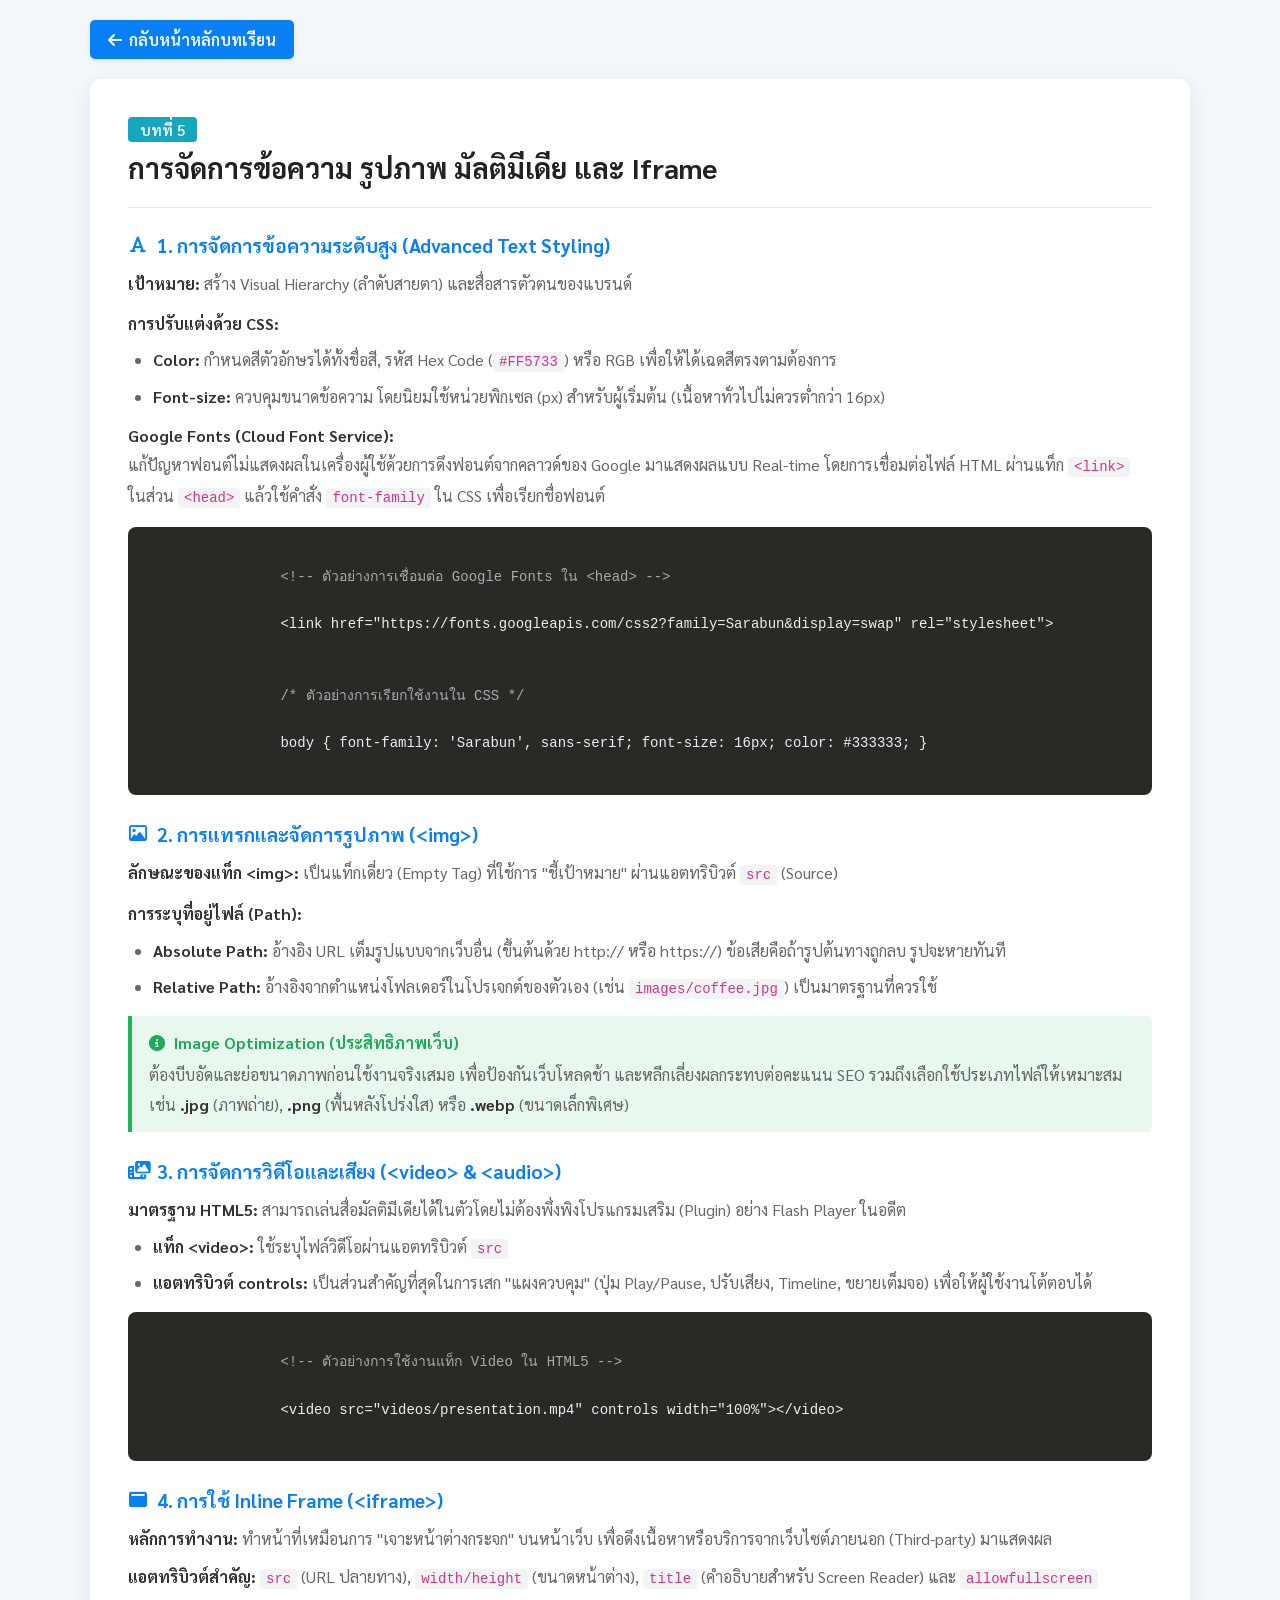
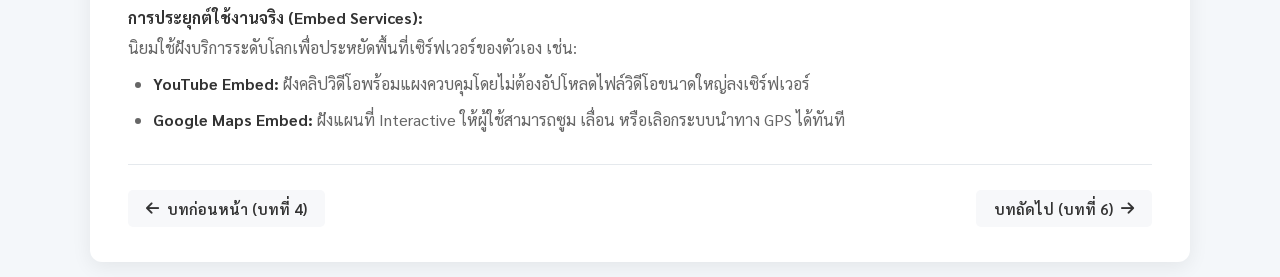
<file: page/lesson05.html>
<!DOCTYPE html>
<html lang="th">
<head>
    <meta charset="UTF-8">
    <meta name="viewport" content="width=device-width, initial-scale=1.0">
    <title>บทที่ 5 การจัดการข้อความ รูปภาพ มัลติมีเดีย และ Iframe</title>
    <!-- โหลด Font Sarabun และ FontAwesome ไอคอน -->
    <link rel="preconnect" href="https://fonts.googleapis.com">
    <link rel="preconnect" href="https://fonts.gstatic.com" crossorigin>
    <link href="https://fonts.googleapis.com/css2?family=Sarabun:wght@400;600;700&display=swap" rel="stylesheet">
    <link rel="stylesheet" href="https://cdnjs.cloudflare.com/ajax/libs/font-awesome/6.4.0/css/all.min.css">
    
    <!-- เชื่อมต่อไฟล์ CSS -->
    <link rel="stylesheet" href="../css/lesson05.css">
</head>
<body>

    <!-- ปุ่มกลับหน้าหลัก -->
    <div class="top-bar">
        <a href="../index.html" class="home-button">
            <i class="fa-solid fa-arrow-left"></i> กลับหน้าหลักบทเรียน
        </a>
    </div>

    <!-- กล่องเนื้อหาหลัก -->
    <div class="lesson-card">
        
        <span class="chapter-label">บทที่ 5</span>
        <h1>การจัดการข้อความ รูปภาพ มัลติมีเดีย และ Iframe</h1>
        <hr class="title-line">

        <!-- 1. การจัดการข้อความระดับสูง -->
        <div class="topic">
            <div class="topic-title">
                <i class="fa-solid fa-font"></i> 1. การจัดการข้อความระดับสูง (Advanced Text Styling)
            </div>
            
            <p class="content">
                <strong>เป้าหมาย:</strong> สร้าง Visual Hierarchy (ลำดับสายตา) และสื่อสารตัวตนของแบรนด์
            </p>

            <div class="content" style="margin-top: 10px;"><strong>การปรับแต่งด้วย CSS:</strong></div>
            <ul class="definition-list content">
                <li><strong>Color:</strong> กำหนดสีตัวอักษรได้ทั้งชื่อสี, รหัส Hex Code (<code>#FF5733</code>) หรือ RGB เพื่อให้ได้เฉดสีตรงตามต้องการ</li>
                <li><strong>Font-size:</strong> ควบคุมขนาดข้อความ โดยนิยมใช้หน่วยพิกเซล (px) สำหรับผู้เริ่มต้น (เนื้อหาทั่วไปไม่ควรต่ำกว่า 16px)</li>
            </ul>

            <div class="content" style="margin-top: 10px;"><strong>Google Fonts (Cloud Font Service):</strong></div>
            <p class="content">
                แก้ปัญหาฟอนต์ไม่แสดงผลในเครื่องผู้ใช้ด้วยการดึงฟอนต์จากคลาวด์ของ Google มาแสดงผลแบบ Real-time โดยการเชื่อมต่อไฟล์ HTML ผ่านแท็ก <code>&lt;link&gt;</code> ในส่วน <code>&lt;head&gt;</code> แล้วใช้คำสั่ง <code>font-family</code> ใน CSS เพื่อเรียกชื่อฟอนต์
            </p>

            <!-- ตัวอย่างโค้ดเรียกใช้ Google Fonts -->
            <div class="code-box">
                <span class="code-comment">&lt;!-- ตัวอย่างการเชื่อมต่อ Google Fonts ใน &lt;head&gt; --&gt;</span><br>
                &lt;link href="https://fonts.googleapis.com/css2?family=Sarabun&amp;display=swap" rel="stylesheet"&gt;<br><br>
                <span class="code-comment">/* ตัวอย่างการเรียกใช้งานใน CSS */</span><br>
                body { font-family: 'Sarabun', sans-serif; font-size: 16px; color: #333333; }
            </div>
        </div>

        <!-- 2. การแทรกและจัดการรูปภาพ -->
        <div class="topic">
            <div class="topic-title">
                <i class="fa-regular fa-image"></i> 2. การแทรกและจัดการรูปภาพ (&lt;img&gt;)
            </div>
            
            <p class="content">
                <strong>ลักษณะของแท็ก &lt;img&gt;:</strong> เป็นแท็กเดี่ยว (Empty Tag) ที่ใช้การ "ชี้เป้าหมาย" ผ่านแอตทริบิวต์ <code>src</code> (Source)
            </p>

            <div class="content" style="margin-top: 10px;"><strong>การระบุที่อยู่ไฟล์ (Path):</strong></div>
            <ul class="definition-list content">
                <li><strong>Absolute Path:</strong> อ้างอิง URL เต็มรูปแบบจากเว็บอื่น (ขึ้นต้นด้วย http:// หรือ https://) ข้อเสียคือถ้ารูปต้นทางถูกลบ รูปจะหายทันที</li>
                <li><strong>Relative Path:</strong> อ้างอิงจากตำแหน่งโฟลเดอร์ในโปรเจกต์ของตัวเอง (เช่น <code>images/coffee.jpg</code>) เป็นมาตรฐานที่ควรใช้</li>
            </ul>

            <!-- กล่องข้อควรจำ -->
            <div class="note">
                <div class="note-title">
                    <i class="fa-solid fa-circle-info"></i> Image Optimization (ประสิทธิภาพเว็บ)
                </div>
                <div class="content">
                    ต้องบีบอัดและย่อขนาดภาพก่อนใช้งานจริงเสมอ เพื่อป้องกันเว็บโหลดช้า และหลีกเลี่ยงผลกระทบต่อคะแนน SEO รวมถึงเลือกใช้ประเภทไฟล์ให้เหมาะสม เช่น <strong>.jpg</strong> (ภาพถ่าย), <strong>.png</strong> (พื้นหลังโปร่งใส) หรือ <strong>.webp</strong> (ขนาดเล็กพิเศษ)
                </div>
            </div>
        </div>

        <!-- 3. การจัดการวิดีโอและเสียง -->
        <div class="topic">
            <div class="topic-title">
                <i class="fa-solid fa-photo-film"></i> 3. การจัดการวิดีโอและเสียง (&lt;video&gt; &amp; &lt;audio&gt;)
            </div>
            
            <p class="content">
                <strong>มาตรฐาน HTML5:</strong> สามารถเล่นสื่อมัลติมีเดียได้ในตัวโดยไม่ต้องพึ่งพิงโปรแกรมเสริม (Plugin) อย่าง Flash Player ในอดีต
            </p>

            <ul class="definition-list content">
                <li><strong>แท็ก &lt;video&gt;:</strong> ใช้ระบุไฟล์วิดีโอผ่านแอตทริบิวต์ <code>src</code></li>
                <li><strong>แอตทริบิวต์ controls:</strong> เป็นส่วนสำคัญที่สุดในการเสก "แผงควบคุม" (ปุ่ม Play/Pause, ปรับเสียง, Timeline, ขยายเต็มจอ) เพื่อให้ผู้ใช้งานโต้ตอบได้</li>
            </ul>

            <!-- ตัวอย่างโค้ด Video -->
            <div class="code-box">
                <span class="code-comment">&lt;!-- ตัวอย่างการใช้งานแท็ก Video ใน HTML5 --&gt;</span><br>
                &lt;video src="videos/presentation.mp4" controls width="100%"&gt;&lt;/video&gt;
            </div>
        </div>

        <!-- 4. การใช้ Inline Frame (<iframe>) -->
        <div class="topic">
            <div class="topic-title">
                <i class="fa-solid fa-window-maximize"></i> 4. การใช้ Inline Frame (&lt;iframe&gt;)
            </div>
            
            <p class="content">
                <strong>หลักการทำงาน:</strong> ทำหน้าที่เหมือนการ "เจาะหน้าต่างกระจก" บนหน้าเว็บ เพื่อดึงเนื้อหาหรือบริการจากเว็บไซต์ภายนอก (Third-party) มาแสดงผล
            </p>

            <p class="content" style="margin-top: 8px;">
                <strong>แอตทริบิวต์สำคัญ:</strong> <code>src</code> (URL ปลายทาง), <code>width/height</code> (ขนาดหน้าต่าง), <code>title</code> (คำอธิบายสำหรับ Screen Reader) และ <code>allowfullscreen</code>
            </p>

            <div class="content" style="margin-top: 10px;"><strong>การประยุกต์ใช้งานจริง (Embed Services):</strong></div>
            <p class="content">
                นิยมใช้ฝังบริการระดับโลกเพื่อประหยัดพื้นที่เซิร์ฟเวอร์ของตัวเอง เช่น:
            </p>
            <ul class="definition-list content">
                <li><strong>YouTube Embed:</strong> ฝังคลิปวิดีโอพร้อมแผงควบคุมโดยไม่ต้องอัปโหลดไฟล์วิดีโอขนาดใหญ่ลงเซิร์ฟเวอร์</li>
                <li><strong>Google Maps Embed:</strong> ฝังแผนที่ Interactive ให้ผู้ใช้สามารถซูม เลื่อน หรือเลิอกระบบนำทาง GPS ได้ทันที</li>
            </ul>
        </div>

        <!-- ปุ่มเปลี่ยนบทเรียน -->
        <div class="navigation">
            <a href="lesson04.html" class="nav-button next" style="margin-right: auto; color: #333; background: #f7f8fa;">
                <i class="fa-solid fa-arrow-left"></i> บทก่อนหน้า (บทที่ 4)
            </a>
            <a href="lesson06.html" class="nav-button next">
                บทถัดไป (บทที่ 6) <i class="fa-solid fa-arrow-right"></i>
            </a>
        </div>

    </div>

</body>
</html>
</file>
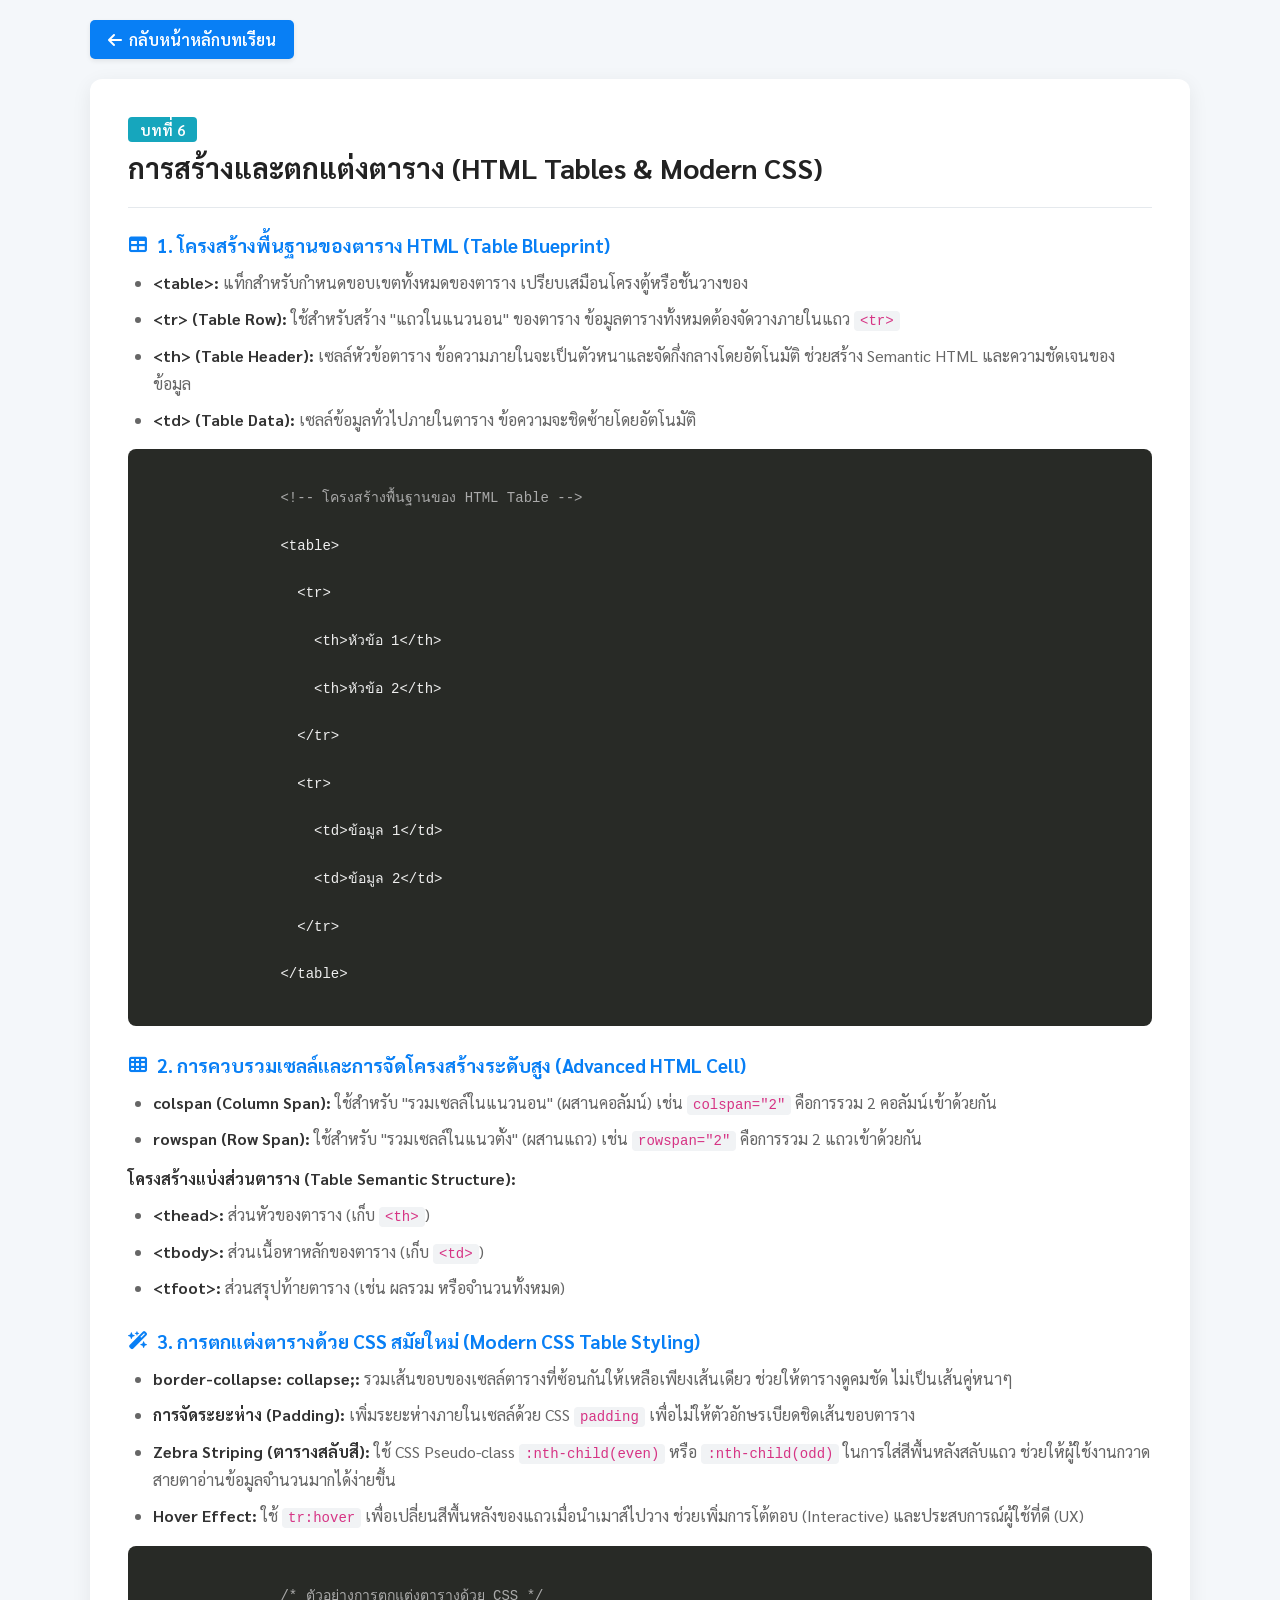
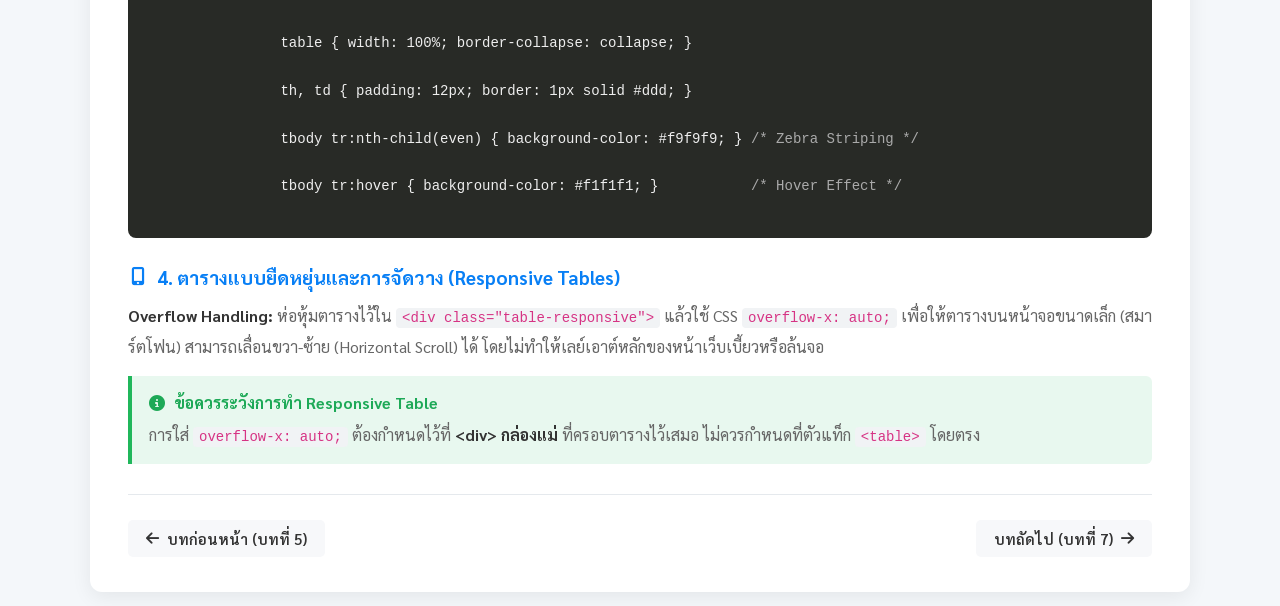
<file: page/lesson06.html>
<!DOCTYPE html>
<html lang="th">
<head>
    <meta charset="UTF-8">
    <meta name="viewport" content="width=device-width, initial-scale=1.0">
    <title>บทที่ 6 การสร้างและตกแต่งตาราง (HTML Tables & Modern CSS)</title>
    <!-- โหลด Font Sarabun และ FontAwesome ไอคอน -->
    <link rel="preconnect" href="https://fonts.googleapis.com">
    <link rel="preconnect" href="https://fonts.gstatic.com" crossorigin>
    <link href="https://fonts.googleapis.com/css2?family=Sarabun:wght@400;600;700&display=swap" rel="stylesheet">
    <link rel="stylesheet" href="https://cdnjs.cloudflare.com/ajax/libs/font-awesome/6.4.0/css/all.min.css">
    
    <!-- เชื่อมต่อไฟล์ CSS -->
    <link rel="stylesheet" href="../css/lesson06.css">
</head>
<body>

    <!-- ปุ่มกลับหน้าหลัก -->
    <div class="top-bar">
        <a href="../index.html" class="home-button">
            <i class="fa-solid fa-arrow-left"></i> กลับหน้าหลักบทเรียน
        </a>
    </div>

    <!-- กล่องเนื้อหาหลัก -->
    <div class="lesson-card">
        
        <span class="chapter-label">บทที่ 6</span>
        <h1>การสร้างและตกแต่งตาราง (HTML Tables & Modern CSS)</h1>
        <hr class="title-line">

        <!-- 1. โครงสร้างพื้นฐานของตาราง HTML -->
        <div class="topic">
            <div class="topic-title">
                <i class="fa-solid fa-table"></i> 1. โครงสร้างพื้นฐานของตาราง HTML (Table Blueprint)
            </div>
            
            <ul class="definition-list content">
                <li><strong>&lt;table&gt;:</strong> แท็กสำหรับกำหนดขอบเขตทั้งหมดของตาราง เปรียบเสมือนโครงตู้หรือชั้นวางของ</li>
                <li><strong>&lt;tr&gt; (Table Row):</strong> ใช้สำหรับสร้าง "แถวในแนวนอน" ของตาราง ข้อมูลตารางทั้งหมดต้องจัดวางภายในแถว <code>&lt;tr&gt;</code></li>
                <li><strong>&lt;th&gt; (Table Header):</strong> เซลล์หัวข้อตาราง ข้อความภายในจะเป็นตัวหนาและจัดกึ่งกลางโดยอัตโนมัติ ช่วยสร้าง Semantic HTML และความชัดเจนของข้อมูล</li>
                <li><strong>&lt;td&gt; (Table Data):</strong> เซลล์ข้อมูลทั่วไปภายในตาราง ข้อความจะชิดซ้ายโดยอัตโนมัติ</li>
            </ul>

            <!-- ตัวอย่างโค้ดตารางพื้นฐาน -->
            <div class="code-box">
                <span class="code-comment">&lt;!-- โครงสร้างพื้นฐานของ HTML Table --&gt;</span><br>
                &lt;table&gt;<br>
                &nbsp;&nbsp;&lt;tr&gt;<br>
                &nbsp;&nbsp;&nbsp;&nbsp;&lt;th&gt;หัวข้อ 1&lt;/th&gt;<br>
                &nbsp;&nbsp;&nbsp;&nbsp;&lt;th&gt;หัวข้อ 2&lt;/th&gt;<br>
                &nbsp;&nbsp;&lt;/tr&gt;<br>
                &nbsp;&nbsp;&lt;tr&gt;<br>
                &nbsp;&nbsp;&nbsp;&nbsp;&lt;td&gt;ข้อมูล 1&lt;/td&gt;<br>
                &nbsp;&nbsp;&nbsp;&nbsp;&lt;td&gt;ข้อมูล 2&lt;/td&gt;<br>
                &nbsp;&nbsp;&lt;/tr&gt;<br>
                &lt;/table&gt;
            </div>
        </div>

        <!-- 2. การควบรวมเซลล์และการจัดโครงสร้างระดับสูง -->
        <div class="topic">
            <div class="topic-title">
                <i class="fa-solid fa-table-cells"></i> 2. การควบรวมเซลล์และการจัดโครงสร้างระดับสูง (Advanced HTML Cell)
            </div>
            
            <ul class="definition-list content">
                <li><strong>colspan (Column Span):</strong> ใช้สำหรับ "รวมเซลล์ในแนวนอน" (ผสานคอลัมน์) เช่น <code>colspan="2"</code> คือการรวม 2 คอลัมน์เข้าด้วยกัน</li>
                <li><strong>rowspan (Row Span):</strong> ใช้สำหรับ "รวมเซลล์ในแนวตั้ง" (ผสานแถว) เช่น <code>rowspan="2"</code> คือการรวม 2 แถวเข้าด้วยกัน</li>
            </ul>

            <div class="content" style="margin-top: 10px;"><strong>โครงสร้างแบ่งส่วนตาราง (Table Semantic Structure):</strong></div>
            <ul class="definition-list content">
                <li><strong>&lt;thead&gt;:</strong> ส่วนหัวของตาราง (เก็บ <code>&lt;th&gt;</code>)</li>
                <li><strong>&lt;tbody&gt;:</strong> ส่วนเนื้อหาหลักของตาราง (เก็บ <code>&lt;td&gt;</code>)</li>
                <li><strong>&lt;tfoot&gt;:</strong> ส่วนสรุปท้ายตาราง (เช่น ผลรวม หรือจำนวนทั้งหมด)</li>
            </ul>
        </div>

        <!-- 3. การตกแต่งตารางด้วย CSS สมัยใหม่ -->
        <div class="topic">
            <div class="topic-title">
                <i class="fa-solid fa-wand-magic-sparkles"></i> 3. การตกแต่งตารางด้วย CSS สมัยใหม่ (Modern CSS Table Styling)
            </div>
            
            <ul class="definition-list content">
                <li><strong>border-collapse: collapse;:</strong> รวมเส้นขอบของเซลล์ตารางที่ซ้อนกันให้เหลือเพียงเส้นเดียว ช่วยให้ตารางดูคมชัด ไม่เป็นเส้นคู่หนาๆ</li>
                <li><strong>การจัดระยะห่าง (Padding):</strong> เพิ่มระยะห่างภายในเซลล์ด้วย CSS <code>padding</code> เพื่อไม่ให้ตัวอักษรเบียดชิดเส้นขอบตาราง</li>
                <li><strong>Zebra Striping (ตารางสลับสี):</strong> ใช้ CSS Pseudo-class <code>:nth-child(even)</code> หรือ <code>:nth-child(odd)</code> ในการใส่สีพื้นหลังสลับแถว ช่วยให้ผู้ใช้งานกวาดสายตาอ่านข้อมูลจำนวนมากได้ง่ายขึ้น</li>
                <li><strong>Hover Effect:</strong> ใช้ <code>tr:hover</code> เพื่อเปลี่ยนสีพื้นหลังของแถวเมื่อนำเมาส์ไปวาง ช่วยเพิ่มการโต้ตอบ (Interactive) และประสบการณ์ผู้ใช้ที่ดี (UX)</li>
            </ul>

            <!-- ตัวอย่าง CSS สำหรับตาราง -->
            <div class="code-box">
                <span class="code-comment">/* ตัวอย่างการตกแต่งตารางด้วย CSS */</span><br>
                table { width: 100%; border-collapse: collapse; }<br>
                th, td { padding: 12px; border: 1px solid #ddd; }<br>
                tbody tr:nth-child(even) { background-color: #f9f9f9; } <span class="code-comment">/* Zebra Striping */</span><br>
                tbody tr:hover { background-color: #f1f1f1; }           <span class="code-comment">/* Hover Effect */</span>
            </div>
        </div>

        <!-- 4. ตารางแบบยืดหยุ่นและการจัดวาง -->
        <div class="topic">
            <div class="topic-title">
                <i class="fa-solid fa-mobile-screen-button"></i> 4. ตารางแบบยืดหยุ่นและการจัดวาง (Responsive Tables)
            </div>
            
            <p class="content">
                <strong>Overflow Handling:</strong> ห่อหุ้มตารางไว้ใน <code>&lt;div class="table-responsive"&gt;</code> แล้วใช้ CSS <code>overflow-x: auto;</code> เพื่อให้ตารางบนหน้าจอขนาดเล็ก (สมาร์ตโฟน) สามารถเลื่อนขวา-ซ้าย (Horizontal Scroll) ได้ โดยไม่ทำให้เลย์เอาต์หลักของหน้าเว็บเบี้ยวหรือล้นจอ
            </p>

            <!-- กล่องข้อควรจำ -->
            <div class="note">
                <div class="note-title">
                    <i class="fa-solid fa-circle-info"></i> ข้อควรระวังการทำ Responsive Table
                </div>
                <div class="content">
                    การใส่ <code>overflow-x: auto;</code> ต้องกำหนดไว้ที่ <strong>&lt;div&gt; กล่องแม่</strong> ที่ครอบตารางไว้เสมอ ไม่ควรกำหนดที่ตัวแท็ก <code>&lt;table&gt;</code> โดยตรง
                </div>
            </div>
        </div>

        <!-- ปุ่มเปลี่ยนบทเรียน -->
        <div class="navigation">
            <a href="lesson05.html" class="nav-button next" style="margin-right: auto; color: #333; background: #f7f8fa;">
                <i class="fa-solid fa-arrow-left"></i> บทก่อนหน้า (บทที่ 5)
            </a>
            <a href="lesson07.html" class="nav-button next">
                บทถัดไป (บทที่ 7) <i class="fa-solid fa-arrow-right"></i>
            </a>
        </div>

    </div>

</body>
</html>
</file>
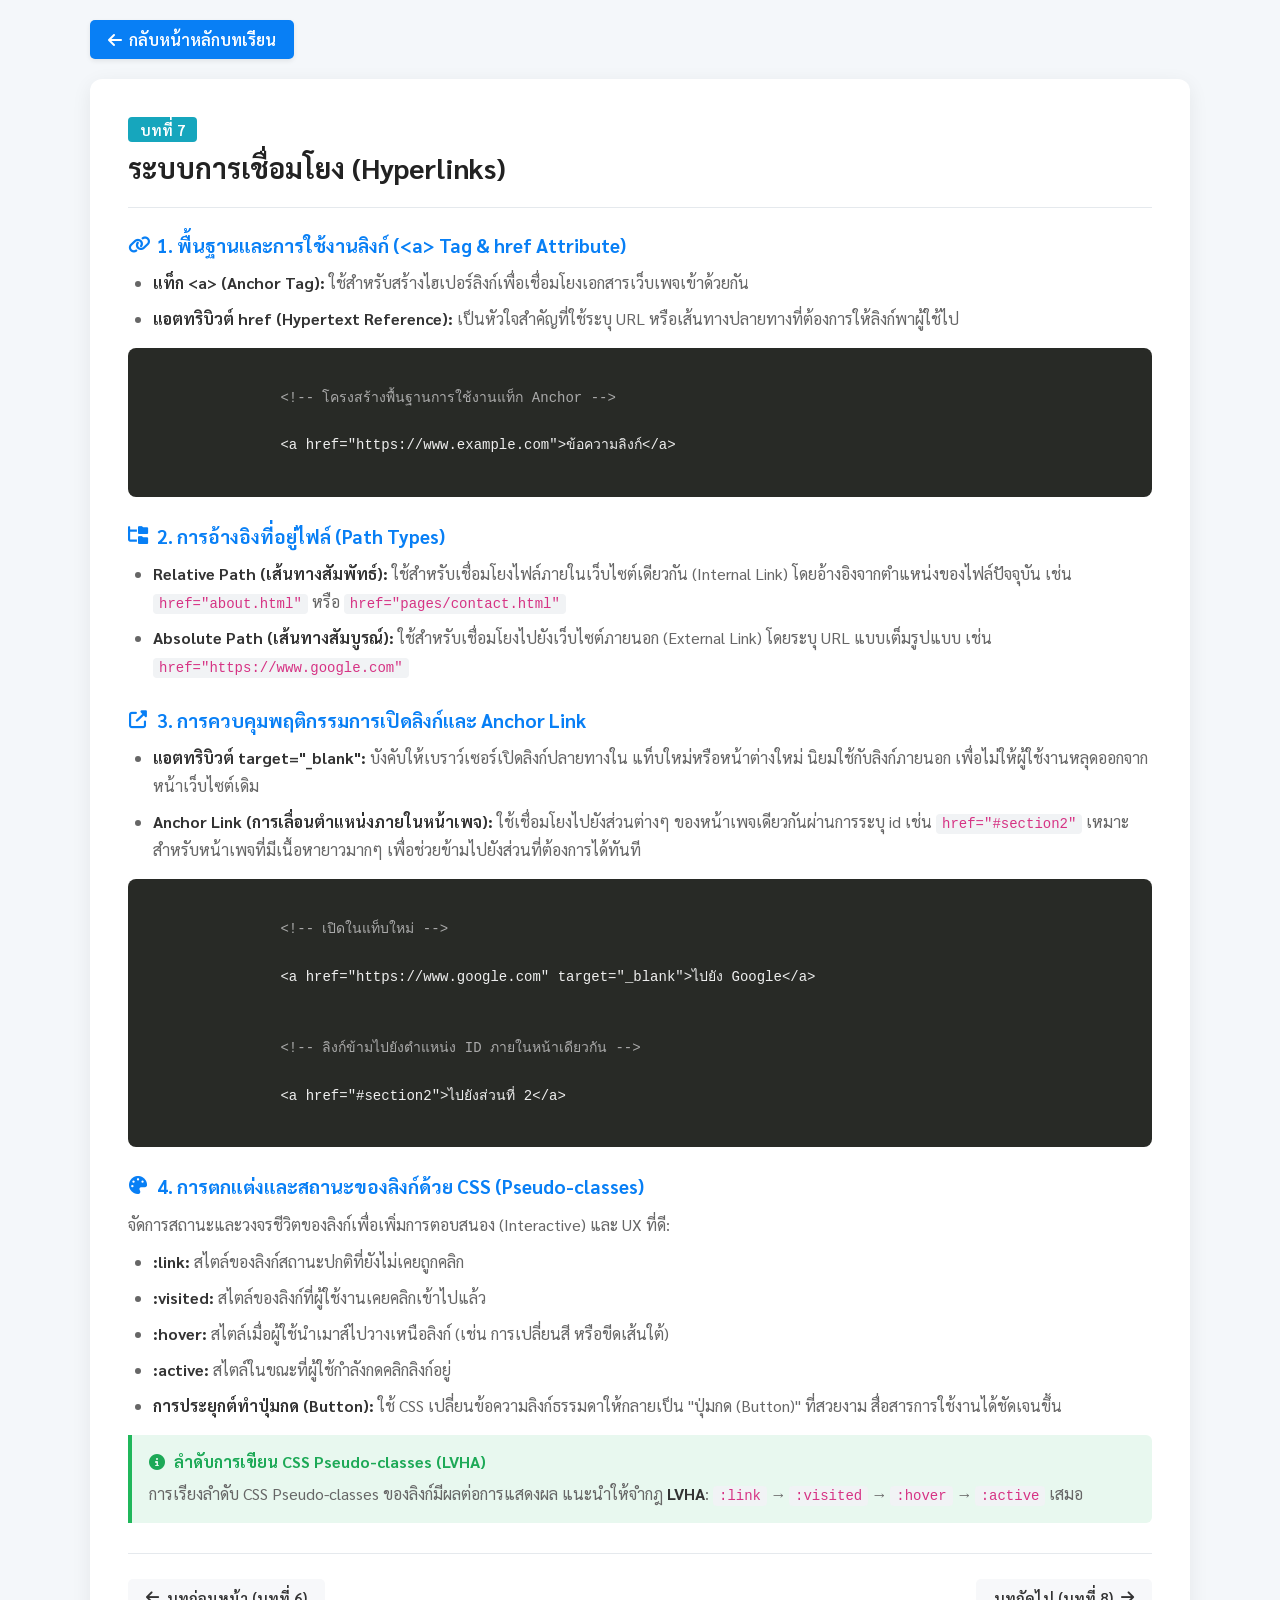
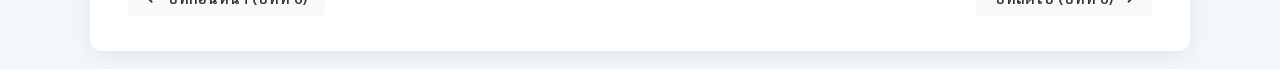
<file: page/lesson07.html>
<!DOCTYPE html>
<html lang="th">
<head>
    <meta charset="UTF-8">
    <meta name="viewport" content="width=device-width, initial-scale=1.0">
    <title>บทที่ 7 ระบบการเชื่อมโยง (Hyperlinks)</title>
    <!-- โหลด Font Sarabun และ FontAwesome ไอคอน -->
    <link rel="preconnect" href="https://fonts.googleapis.com">
    <link rel="preconnect" href="https://fonts.gstatic.com" crossorigin>
    <link href="https://fonts.googleapis.com/css2?family=Sarabun:wght@400;600;700&display=swap" rel="stylesheet">
    <link rel="stylesheet" href="https://cdnjs.cloudflare.com/ajax/libs/font-awesome/6.4.0/css/all.min.css">
    
    <!-- เชื่อมต่อไฟล์ CSS -->
    <link rel="stylesheet" href="../css/lesson07.css">
</head>
<body>

    <!-- ปุ่มกลับหน้าหลัก -->
    <div class="top-bar">
        <a href="../index.html" class="home-button">
            <i class="fa-solid fa-arrow-left"></i> กลับหน้าหลักบทเรียน
        </a>
    </div>

    <!-- กล่องเนื้อหาหลัก -->
    <div class="lesson-card">
        
        <span class="chapter-label">บทที่ 7</span>
        <h1>ระบบการเชื่อมโยง (Hyperlinks)</h1>
        <hr class="title-line">

        <!-- 1. พื้นฐานและการใช้งานลิงก์ -->
        <div class="topic">
            <div class="topic-title">
                <i class="fa-solid fa-link"></i> 1. พื้นฐานและการใช้งานลิงก์ (&lt;a&gt; Tag &amp; href Attribute)
            </div>
            
            <ul class="definition-list content">
                <li><strong>แท็ก &lt;a&gt; (Anchor Tag):</strong> ใช้สำหรับสร้างไฮเปอร์ลิงก์เพื่อเชื่อมโยงเอกสารเว็บเพจเข้าด้วยกัน</li>
                <li><strong>แอตทริบิวต์ href (Hypertext Reference):</strong> เป็นหัวใจสำคัญที่ใช้ระบุ URL หรือเส้นทางปลายทางที่ต้องการให้ลิงก์พาผู้ใช้ไป</li>
            </ul>

            <!-- ตัวอย่างโค้ดแท็ก <a> -->
            <div class="code-box">
                <span class="code-comment">&lt;!-- โครงสร้างพื้นฐานการใช้งานแท็ก Anchor --&gt;</span><br>
                &lt;a href="https://www.example.com"&gt;ข้อความลิงก์&lt;/a&gt;
            </div>
        </div>

        <!-- 2. การอ้างอิงที่อยู่ไฟล์ -->
        <div class="topic">
            <div class="topic-title">
                <i class="fa-solid fa-folder-tree"></i> 2. การอ้างอิงที่อยู่ไฟล์ (Path Types)
            </div>
            
            <ul class="definition-list content">
                <li><strong>Relative Path (เส้นทางสัมพัทธ์):</strong> ใช้สำหรับเชื่อมโยงไฟล์ภายในเว็บไซต์เดียวกัน (Internal Link) โดยอ้างอิงจากตำแหน่งของไฟล์ปัจจุบัน เช่น <code>href="about.html"</code> หรือ <code>href="pages/contact.html"</code></li>
                <li><strong>Absolute Path (เส้นทางสัมบูรณ์):</strong> ใช้สำหรับเชื่อมโยงไปยังเว็บไซต์ภายนอก (External Link) โดยระบุ URL แบบเต็มรูปแบบ เช่น <code>href="https://www.google.com"</code></li>
            </ul>
        </div>

        <!-- 3. การควบคุมพฤติกรรมการเปิดลิงก์และ Anchor Link -->
        <div class="topic">
            <div class="topic-title">
                <i class="fa-solid fa-up-right-from-square"></i> 3. การควบคุมพฤติกรรมการเปิดลิงก์และ Anchor Link
            </div>
            
            <ul class="definition-list content">
                <li><strong>แอตทริบิวต์ target="_blank":</strong> บังคับให้เบราว์เซอร์เปิดลิงก์ปลายทางใน แท็บใหม่หรือหน้าต่างใหม่ นิยมใช้กับลิงก์ภายนอก เพื่อไม่ให้ผู้ใช้งานหลุดออกจากหน้าเว็บไซต์เดิม</li>
                <li><strong>Anchor Link (การเลื่อนตำแหน่งภายในหน้าเพจ):</strong> ใช้เชื่อมโยงไปยังส่วนต่างๆ ของหน้าเพจเดียวกันผ่านการระบุ id เช่น <code>href="#section2"</code> เหมาะสำหรับหน้าเพจที่มีเนื้อหายาวมากๆ เพื่อช่วยข้ามไปยังส่วนที่ต้องการได้ทันที</li>
            </ul>

            <!-- ตัวอย่างโค้ด Target และ Anchor Link -->
            <div class="code-box">
                <span class="code-comment">&lt;!-- เปิดในแท็บใหม่ --&gt;</span><br>
                &lt;a href="https://www.google.com" target="_blank"&gt;ไปยัง Google&lt;/a&gt;<br><br>
                <span class="code-comment">&lt;!-- ลิงก์ข้ามไปยังตำแหน่ง ID ภายในหน้าเดียวกัน --&gt;</span><br>
                &lt;a href="#section2"&gt;ไปยังส่วนที่ 2&lt;/a&gt;
            </div>
        </div>

        <!-- 4. การตกแต่งและสถานะของลิงก์ด้วย CSS -->
        <div class="topic">
            <div class="topic-title">
                <i class="fa-solid fa-palette"></i> 4. การตกแต่งและสถานะของลิงก์ด้วย CSS (Pseudo-classes)
            </div>
            
            <p class="content">
                จัดการสถานะและวงจรชีวิตของลิงก์เพื่อเพิ่มการตอบสนอง (Interactive) และ UX ที่ดี:
            </p>

            <ul class="definition-list content">
                <li><strong>:link:</strong> สไตล์ของลิงก์สถานะปกติที่ยังไม่เคยถูกคลิก</li>
                <li><strong>:visited:</strong> สไตล์ของลิงก์ที่ผู้ใช้งานเคยคลิกเข้าไปแล้ว</li>
                <li><strong>:hover:</strong> สไตล์เมื่อผู้ใช้นำเมาส์ไปวางเหนือลิงก์ (เช่น การเปลี่ยนสี หรือขีดเส้นใต้)</li>
                <li><strong>:active:</strong> สไตล์ในขณะที่ผู้ใช้กำลังกดคลิกลิงก์อยู่</li>
                <li><strong>การประยุกต์ทำปุ่มกด (Button):</strong> ใช้ CSS เปลี่ยนข้อความลิงก์ธรรมดาให้กลายเป็น "ปุ่มกด (Button)" ที่สวยงาม สื่อสารการใช้งานได้ชัดเจนขึ้น</li>
            </ul>

            <!-- กล่องข้อควรจำ -->
            <div class="note">
                <div class="note-title">
                    <i class="fa-solid fa-circle-info"></i> ลำดับการเขียน CSS Pseudo-classes (LVHA)
                </div>
                <div class="content">
                    การเรียงลำดับ CSS Pseudo-classes ของลิงก์มีผลต่อการแสดงผล แนะนำให้จำกฎ <strong>LVHA</strong>: <code>:link</code> &rarr; <code>:visited</code> &rarr; <code>:hover</code> &rarr; <code>:active</code> เสมอ
                </div>
            </div>
        </div>

        <!-- ปุ่มเปลี่ยนบทเรียน -->
        <div class="navigation">
            <a href="lesson06.html" class="nav-button next" style="margin-right: auto; color: #333; background: #f7f8fa;">
                <i class="fa-solid fa-arrow-left"></i> บทก่อนหน้า (บทที่ 6)
            </a>
            <a href="lesson08.html" class="nav-button next">
                บทถัดไป (บทที่ 8) <i class="fa-solid fa-arrow-right"></i>
            </a>
        </div>

    </div>

</body>
</html>
</file>
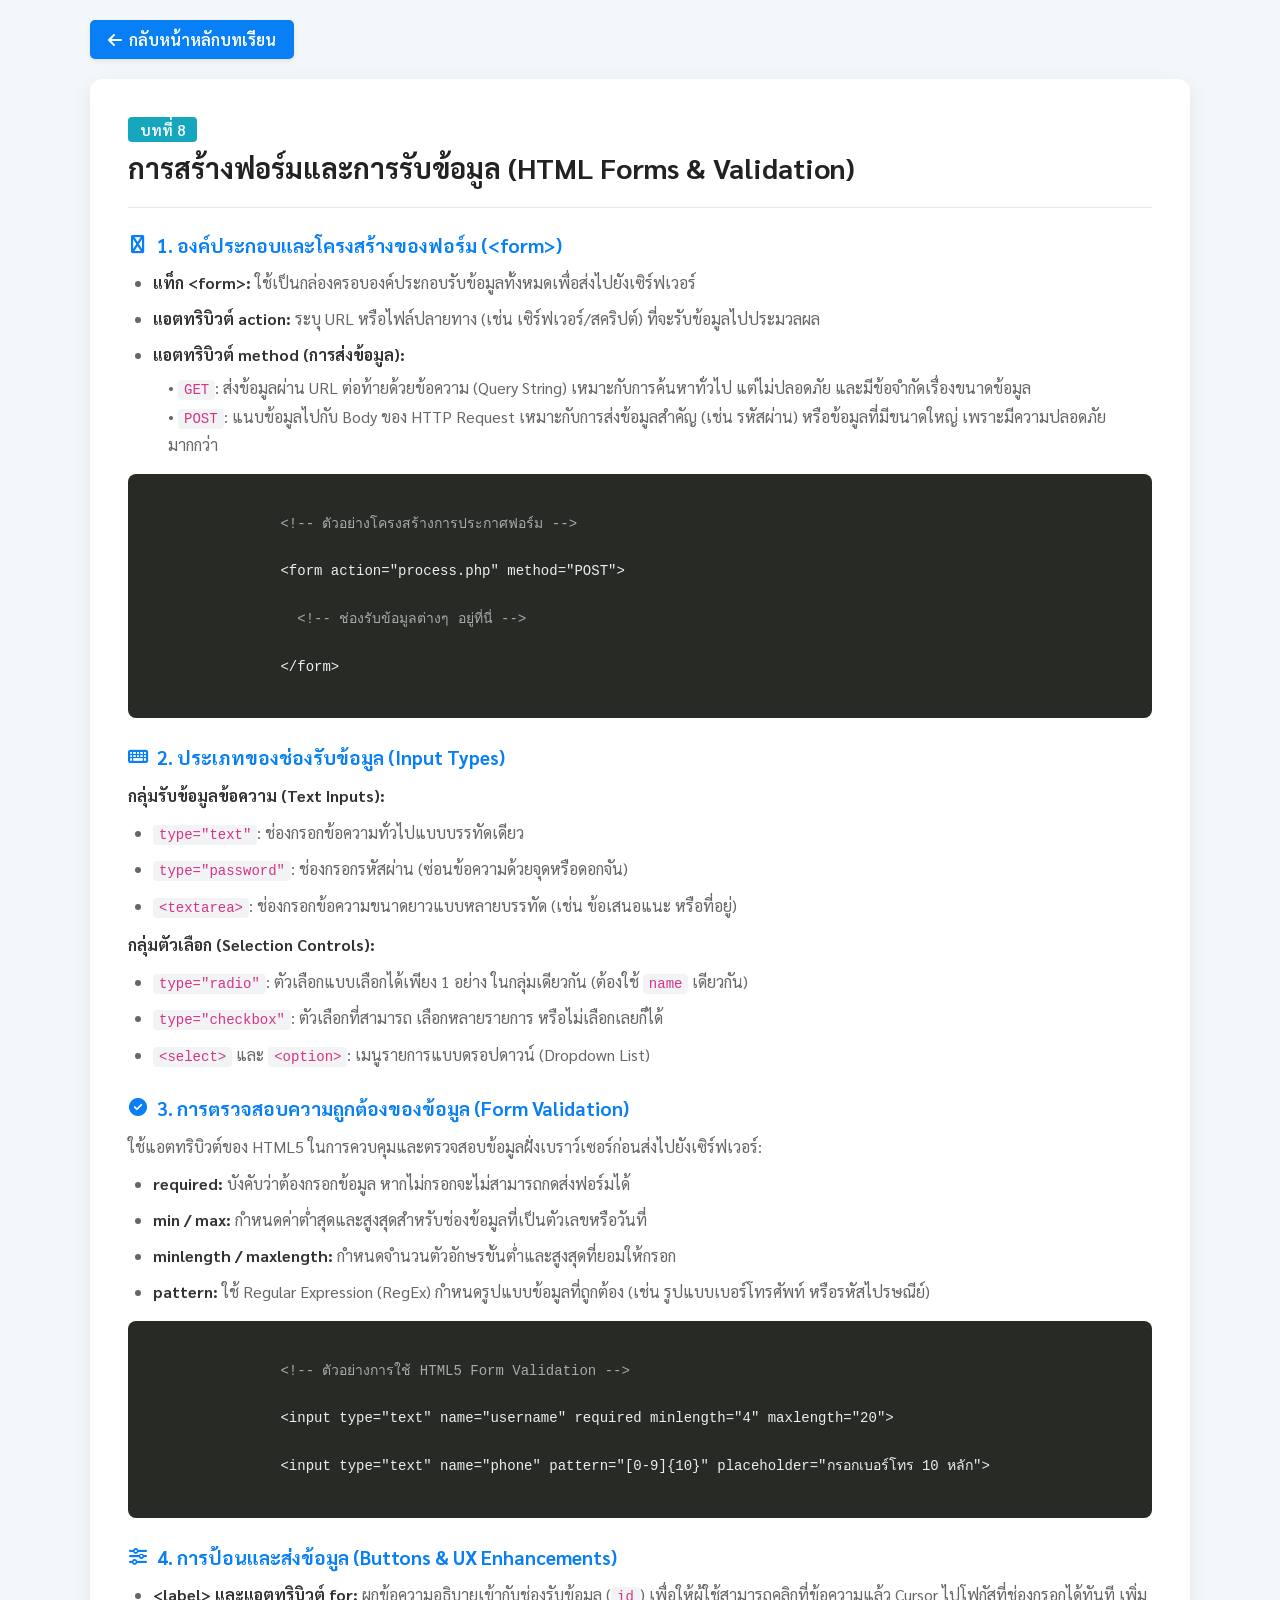
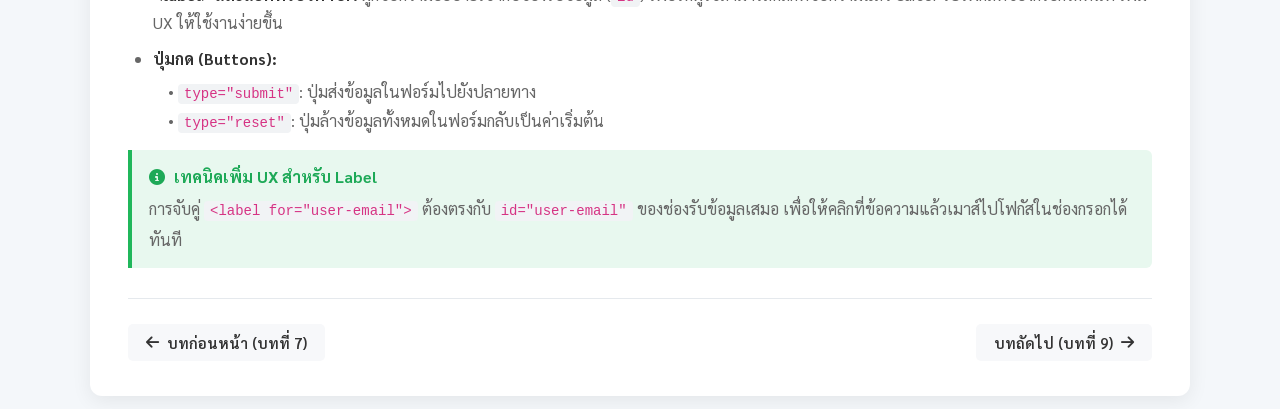
<file: page/lesson08.html>
<!DOCTYPE html>
<html lang="th">
<head>
    <meta charset="UTF-8">
    <meta name="viewport" content="width=device-width, initial-scale=1.0">
    <title>บทที่ 8 การสร้างฟอร์มและการรับข้อมูล</title>
    <!-- โหลด Font Sarabun และ FontAwesome ไอคอน -->
    <link rel="preconnect" href="https://fonts.googleapis.com">
    <link rel="preconnect" href="https://fonts.gstatic.com" crossorigin>
    <link href="https://fonts.googleapis.com/css2?family=Sarabun:wght@400;600;700&display=swap" rel="stylesheet">
    <link rel="stylesheet" href="https://cdnjs.cloudflare.com/ajax/libs/font-awesome/6.4.0/css/all.min.css">
    
    <!-- เชื่อมต่อไฟล์ CSS -->
    <link rel="stylesheet" href="../css/lesson08.css">
</head>
<body>

    <!-- ปุ่มกลับหน้าหลัก -->
    <div class="top-bar">
        <a href="../index.html" class="home-button">
            <i class="fa-solid fa-arrow-left"></i> กลับหน้าหลักบทเรียน
        </a>
    </div>

    <!-- กล่องเนื้อหาหลัก -->
    <div class="lesson-card">
        
        <span class="chapter-label">บทที่ 8</span>
        <h1>การสร้างฟอร์มและการรับข้อมูล (HTML Forms & Validation)</h1>
        <hr class="title-line">

        <!-- 1. องค์ประกอบและโครงสร้างของฟอร์ม -->
        <div class="topic">
            <div class="topic-title">
                <i class="fa-solid fa-wpforms"></i> 1. องค์ประกอบและโครงสร้างของฟอร์ม (&lt;form&gt;)
            </div>
            
            <ul class="definition-list content">
                <li><strong>แท็ก &lt;form&gt;:</strong> ใช้เป็นกล่องครอบองค์ประกอบรับข้อมูลทั้งหมดเพื่อส่งไปยังเซิร์ฟเวอร์</li>
                <li><strong>แอตทริบิวต์ action:</strong> ระบุ URL หรือไฟล์ปลายทาง (เช่น เซิร์ฟเวอร์/สคริปต์) ที่จะรับข้อมูลไปประมวลผล</li>
                <li>
                    <strong>แอตทริบิวต์ method (การส่งข้อมูล):</strong>
                    <div style="padding-left: 15px; margin-top: 5px;">
                        • <code>GET</code>: ส่งข้อมูลผ่าน URL ต่อท้ายด้วยข้อความ (Query String) เหมาะกับการค้นหาทั่วไป แต่ไม่ปลอดภัย และมีข้อจำกัดเรื่องขนาดข้อมูล<br>
                        • <code>POST</code>: แนบข้อมูลไปกับ Body ของ HTTP Request เหมาะกับการส่งข้อมูลสำคัญ (เช่น รหัสผ่าน) หรือข้อมูลที่มีขนาดใหญ่ เพราะมีความปลอดภัยมากกว่า
                    </div>
                </li>
            </ul>

            <!-- ตัวอย่างโค้ดโครงสร้างฟอร์ม -->
            <div class="code-box">
                <span class="code-comment">&lt;!-- ตัวอย่างโครงสร้างการประกาศฟอร์ม --&gt;</span><br>
                &lt;form action="process.php" method="POST"&gt;<br>
                &nbsp;&nbsp;<span class="code-comment">&lt;!-- ช่องรับข้อมูลต่างๆ อยู่ที่นี่ --&gt;</span><br>
                &lt;/form&gt;
            </div>
        </div>

        <!-- 2. ประเภทของช่องรับข้อมูล -->
        <div class="topic">
            <div class="topic-title">
                <i class="fa-solid fa-keyboard"></i> 2. ประเภทของช่องรับข้อมูล (Input Types)
            </div>
            
            <div class="content" style="margin-top: 10px;"><strong>กลุ่มรับข้อมูลข้อความ (Text Inputs):</strong></div>
            <ul class="definition-list content">
                <li><code>type="text"</code>: ช่องกรอกข้อความทั่วไปแบบบรรทัดเดียว</li>
                <li><code>type="password"</code>: ช่องกรอกรหัสผ่าน (ซ่อนข้อความด้วยจุดหรือดอกจัน)</li>
                <li><code>&lt;textarea&gt;</code>: ช่องกรอกข้อความขนาดยาวแบบหลายบรรทัด (เช่น ข้อเสนอแนะ หรือที่อยู่)</li>
            </ul>

            <div class="content" style="margin-top: 10px;"><strong>กลุ่มตัวเลือก (Selection Controls):</strong></div>
            <ul class="definition-list content">
                <li><code>type="radio"</code>: ตัวเลือกแบบเลือกได้เพียง 1 อย่าง ในกลุ่มเดียวกัน (ต้องใช้ <code>name</code> เดียวกัน)</li>
                <li><code>type="checkbox"</code>: ตัวเลือกที่สามารถ เลือกหลายรายการ หรือไม่เลือกเลยก็ได้</li>
                <li><code>&lt;select&gt;</code> และ <code>&lt;option&gt;</code>: เมนูรายการแบบดรอปดาวน์ (Dropdown List)</li>
            </ul>
        </div>

        <!-- 3. การตรวจสอบความถูกต้องของข้อมูล -->
        <div class="topic">
            <div class="topic-title">
                <i class="fa-solid fa-circle-check"></i> 3. การตรวจสอบความถูกต้องของข้อมูล (Form Validation)
            </div>
            
            <p class="content">
                ใช้แอตทริบิวต์ของ HTML5 ในการควบคุมและตรวจสอบข้อมูลฝั่งเบราว์เซอร์ก่อนส่งไปยังเซิร์ฟเวอร์:
            </p>

            <ul class="definition-list content">
                <li><strong>required:</strong> บังคับว่าต้องกรอกข้อมูล หากไม่กรอกจะไม่สามารถกดส่งฟอร์มได้</li>
                <li><strong>min / max:</strong> กำหนดค่าต่ำสุดและสูงสุดสำหรับช่องข้อมูลที่เป็นตัวเลขหรือวันที่</li>
                <li><strong>minlength / maxlength:</strong> กำหนดจำนวนตัวอักษรขั้นต่ำและสูงสุดที่ยอมให้กรอก</li>
                <li><strong>pattern:</strong> ใช้ Regular Expression (RegEx) กำหนดรูปแบบข้อมูลที่ถูกต้อง (เช่น รูปแบบเบอร์โทรศัพท์ หรือรหัสไปรษณีย์)</li>
            </ul>

            <!-- ตัวอย่างโค้ด Validation -->
            <div class="code-box">
                <span class="code-comment">&lt;!-- ตัวอย่างการใช้ HTML5 Form Validation --&gt;</span><br>
                &lt;input type="text" name="username" required minlength="4" maxlength="20"&gt;<br>
                &lt;input type="text" name="phone" pattern="[0-9]{10}" placeholder="กรอกเบอร์โทร 10 หลัก"&gt;
            </div>
        </div>

        <!-- 4. การป้อนและส่งข้อมูล -->
        <div class="topic">
            <div class="topic-title">
                <i class="fa-solid fa-sliders"></i> 4. การป้อนและส่งข้อมูล (Buttons &amp; UX Enhancements)
            </div>
            
            <ul class="definition-list content">
                <li><strong>&lt;label&gt; และแอตทริบิวต์ for:</strong> ผูกข้อความอธิบายเข้ากับช่องรับข้อมูล (<code>id</code>) เพื่อให้ผู้ใช้สามารถคลิกที่ข้อความแล้ว Cursor ไปโฟกัสที่ช่องกรอกได้ทันที เพิ่ม UX ให้ใช้งานง่ายขึ้น</li>
                <li>
                    <strong>ปุ่มกด (Buttons):</strong>
                    <div style="padding-left: 15px; margin-top: 5px;">
                        • <code>type="submit"</code>: ปุ่มส่งข้อมูลในฟอร์มไปยังปลายทาง<br>
                        • <code>type="reset"</code>: ปุ่มล้างข้อมูลทั้งหมดในฟอร์มกลับเป็นค่าเริ่มต้น
                    </div>
                </li>
            </ul>

            <!-- กล่องข้อควรจำ -->
            <div class="note">
                <div class="note-title">
                    <i class="fa-solid fa-circle-info"></i> เทคนิคเพิ่ม UX สำหรับ Label
                </div>
                <div class="content">
                    การจับคู่ <code>&lt;label for="user-email"&gt;</code> ต้องตรงกับ <code>id="user-email"</code> ของช่องรับข้อมูลเสมอ เพื่อให้คลิกที่ข้อความแล้วเมาส์ไปโฟกัสในช่องกรอกได้ทันที
                </div>
            </div>
        </div>

        <!-- ปุ่มเปลี่ยนบทเรียน -->
        <div class="navigation">
            <a href="lesson06.html" class="nav-button next" style="margin-right: auto; color: #333; background: #f7f8fa;">
                <i class="fa-solid fa-arrow-left"></i> บทก่อนหน้า (บทที่ 7)
            </a>
            <a href="lesson09.html" class="nav-button next">
                บทถัดไป (บทที่ 9) <i class="fa-solid fa-arrow-right"></i>
            </a>
        </div>

    </div>

</body>
</html>
</file>
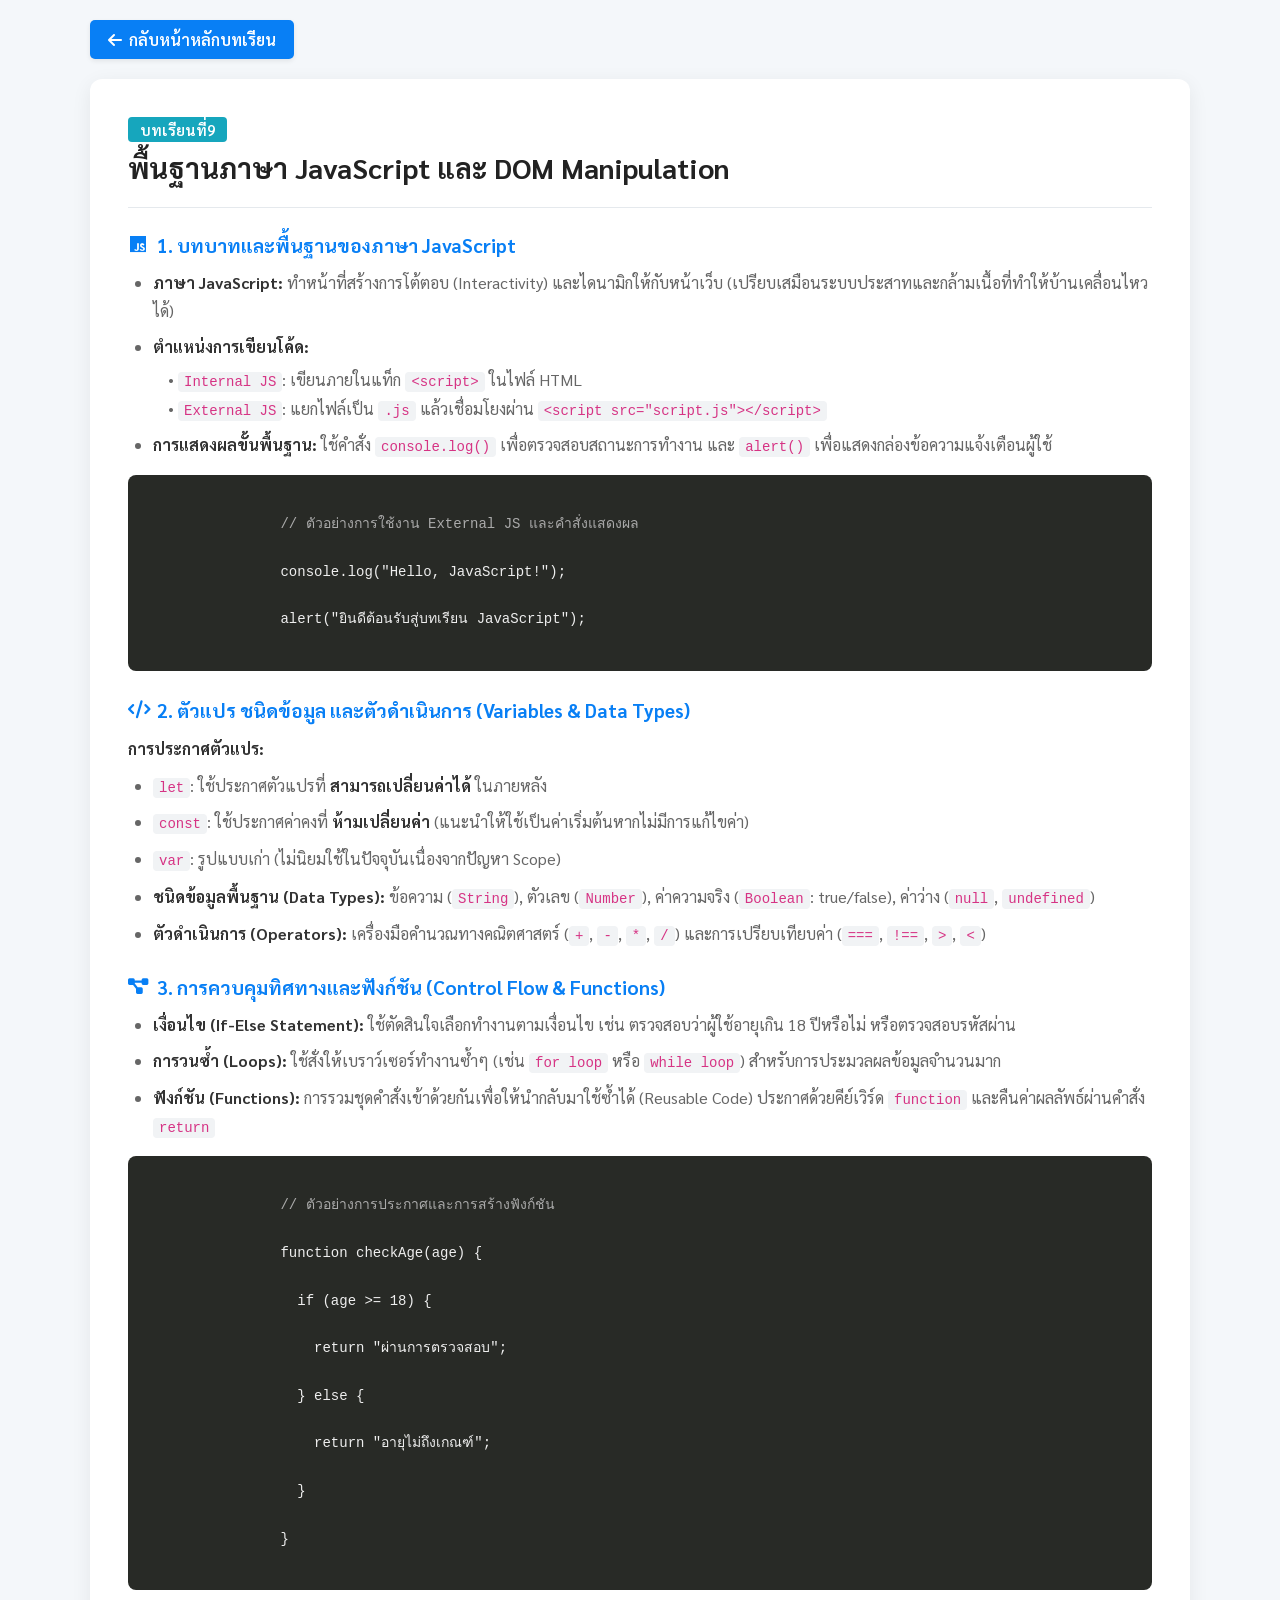
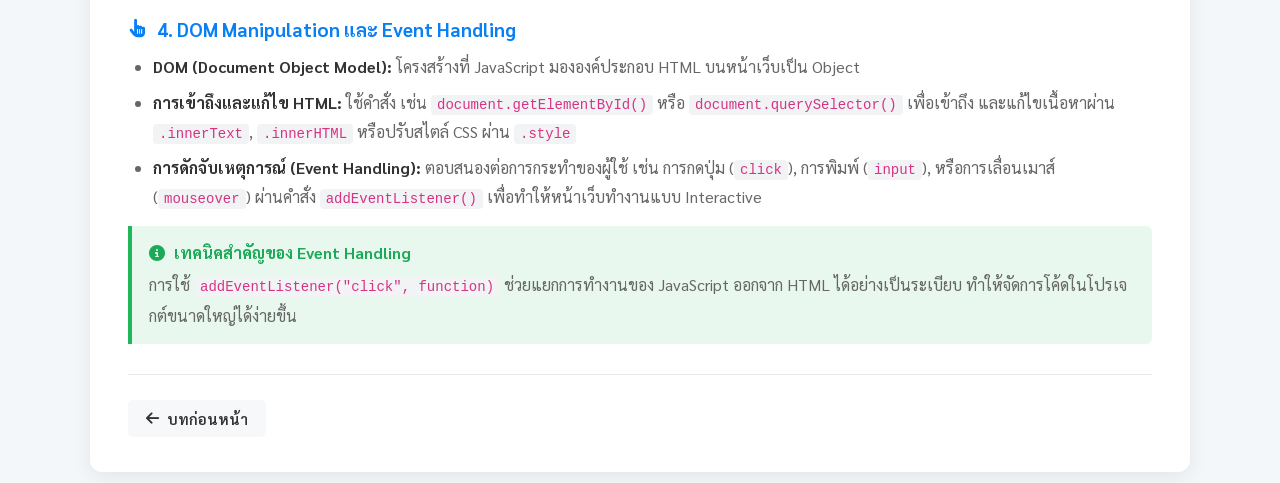
<file: page/lesson09.html>
<!DOCTYPE html>
<html lang="th">
<head>
    <meta charset="UTF-8">
    <meta name="viewport" content="width=device-width, initial-scale=1.0">
    <title>บทที่9 เรื่อง พื้นฐานภาษา JavaScript และ DOM Manipulation</title>
    <!-- โหลด Font Sarabun และ FontAwesome ไอคอน -->
    <link rel="preconnect" href="https://fonts.googleapis.com">
    <link rel="preconnect" href="https://fonts.gstatic.com" crossorigin>
    <link href="https://fonts.googleapis.com/css2?family=Sarabun:wght@400;600;700&display=swap" rel="stylesheet">
    <link rel="stylesheet" href="https://cdnjs.cloudflare.com/ajax/libs/font-awesome/6.4.0/css/all.min.css">
    
    <!-- เชื่อมต่อไฟล์ CSS -->
    <link rel="stylesheet" href="../css/lesson09.css">
</head>
<body>

    <!-- ปุ่มกลับหน้าหลัก -->
    <div class="top-bar">
        <a href="../index.html" class="home-button">
            <i class="fa-solid fa-arrow-left"></i> กลับหน้าหลักบทเรียน
        </a>
    </div>

    <!-- กล่องเนื้อหาหลัก -->
    <div class="lesson-card">
        
        <span class="chapter-label">บทเรียนที่9 </span>
        <h1>พื้นฐานภาษา JavaScript และ DOM Manipulation</h1>
        <hr class="title-line">

        <!-- 1. บทบาทและพื้นฐานของภาษา JavaScript -->
        <div class="topic">
            <div class="topic-title">
                <i class="fa-brands fa-js"></i> 1. บทบาทและพื้นฐานของภาษา JavaScript
            </div>
            
            <ul class="definition-list content">
                <li><strong>ภาษา JavaScript:</strong> ทำหน้าที่สร้างการโต้ตอบ (Interactivity) และไดนามิกให้กับหน้าเว็บ (เปรียบเสมือนระบบประสาทและกล้ามเนื้อที่ทำให้บ้านเคลื่อนไหวได้)</li>
                <li>
                    <strong>ตำแหน่งการเขียนโค้ด:</strong>
                    <div style="padding-left: 15px; margin-top: 5px;">
                        • <code>Internal JS</code>: เขียนภายในแท็ก <code>&lt;script&gt;</code> ในไฟล์ HTML<br>
                        • <code>External JS</code>: แยกไฟล์เป็น <code>.js</code> แล้วเชื่อมโยงผ่าน <code>&lt;script src="script.js"&gt;&lt;/script&gt;</code>
                    </div>
                </li>
                <li><strong>การแสดงผลขั้นพื้นฐาน:</strong> ใช้คำสั่ง <code>console.log()</code> เพื่อตรวจสอบสถานะการทำงาน และ <code>alert()</code> เพื่อแสดงกล่องข้อความแจ้งเตือนผู้ใช้</li>
            </ul>

            <!-- ตัวอย่างโค้ดพื้นฐาน -->
            <div class="code-box">
                <span class="code-comment">// ตัวอย่างการใช้งาน External JS และคำสั่งแสดงผล</span><br>
                console.log("Hello, JavaScript!");<br>
                alert("ยินดีต้อนรับสู่บทเรียน JavaScript");
            </div>
        </div>

        <!-- 2. ตัวแปร ชนิดข้อมูล และตัวดำเนินการ -->
        <div class="topic">
            <div class="topic-title">
                <i class="fa-solid fa-code"></i> 2. ตัวแปร ชนิดข้อมูล และตัวดำเนินการ (Variables &amp; Data Types)
            </div>
            
            <div class="content" style="margin-top: 10px;"><strong>การประกาศตัวแปร:</strong></div>
            <ul class="definition-list content">
                <li><code>let</code>: ใช้ประกาศตัวแปรที่ <strong>สามารถเปลี่ยนค่าได้</strong> ในภายหลัง</li>
                <li><code>const</code>: ใช้ประกาศค่าคงที่ <strong>ห้ามเปลี่ยนค่า</strong> (แนะนำให้ใช้เป็นค่าเริ่มต้นหากไม่มีการแก้ไขค่า)</li>
                <li><code>var</code>: รูปแบบเก่า (ไม่นิยมใช้ในปัจจุบันเนื่องจากปัญหา Scope)</li>
            </ul>

            <ul class="definition-list content" style="margin-top: 10px;">
                <li><strong>ชนิดข้อมูลพื้นฐาน (Data Types):</strong> ข้อความ (<code>String</code>), ตัวเลข (<code>Number</code>), ค่าความจริง (<code>Boolean</code>: true/false), ค่าว่าง (<code>null</code>, <code>undefined</code>)</li>
                <li><strong>ตัวดำเนินการ (Operators):</strong> เครื่องมือคำนวณทางคณิตศาสตร์ (<code>+</code>, <code>-</code>, <code>*</code>, <code>/</code>) และการเปรียบเทียบค่า (<code>===</code>, <code>!==</code>, <code>&gt;</code>, <code>&lt;</code>)</li>
            </ul>
        </div>

        <!-- 3. การควบคุมทิศทางและฟังก์ชัน -->
        <div class="topic">
            <div class="topic-title">
                <i class="fa-solid fa-diagram-project"></i> 3. การควบคุมทิศทางและฟังก์ชัน (Control Flow &amp; Functions)
            </div>
            
            <ul class="definition-list content">
                <li><strong>เงื่อนไข (If-Else Statement):</strong> ใช้ตัดสินใจเลือกทำงานตามเงื่อนไข เช่น ตรวจสอบว่าผู้ใช้อายุเกิน 18 ปีหรือไม่ หรือตรวจสอบรหัสผ่าน</li>
                <li><strong>การวนซ้ำ (Loops):</strong> ใช้สั่งให้เบราว์เซอร์ทำงานซ้ำๆ (เช่น <code>for loop</code> หรือ <code>while loop</code>) สำหรับการประมวลผลข้อมูลจำนวนมาก</li>
                <li><strong>ฟังก์ชัน (Functions):</strong> การรวมชุดคำสั่งเข้าด้วยกันเพื่อให้นำกลับมาใช้ซ้ำได้ (Reusable Code) ประกาศด้วยคีย์เวิร์ด <code>function</code> และคืนค่าผลลัพธ์ผ่านคำสั่ง <code>return</code></li>
            </ul>

            <!-- ตัวอย่างโค้ด Function -->
            <div class="code-box">
                <span class="code-comment">// ตัวอย่างการประกาศและการสร้างฟังก์ชัน</span><br>
                function checkAge(age) {<br>
                &nbsp;&nbsp;if (age &gt;= 18) {<br>
                &nbsp;&nbsp;&nbsp;&nbsp;return "ผ่านการตรวจสอบ";<br>
                &nbsp;&nbsp;} else {<br>
                &nbsp;&nbsp;&nbsp;&nbsp;return "อายุไม่ถึงเกณฑ์";<br>
                &nbsp;&nbsp;}<br>
                }
            </div>
        </div>

        <!-- 4. DOM Manipulation และ Event Handling -->
        <div class="topic">
            <div class="topic-title">
                <i class="fa-solid fa-hand-pointer"></i> 4. DOM Manipulation และ Event Handling
            </div>
            
            <ul class="definition-list content">
                <li><strong>DOM (Document Object Model):</strong> โครงสร้างที่ JavaScript มององค์ประกอบ HTML บนหน้าเว็บเป็น Object</li>
                <li><strong>การเข้าถึงและแก้ไข HTML:</strong> ใช้คำสั่ง เช่น <code>document.getElementById()</code> หรือ <code>document.querySelector()</code> เพื่อเข้าถึง และแก้ไขเนื้อหาผ่าน <code>.innerText</code>, <code>.innerHTML</code> หรือปรับสไตล์ CSS ผ่าน <code>.style</code></li>
                <li><strong>การดักจับเหตุการณ์ (Event Handling):</strong> ตอบสนองต่อการกระทำของผู้ใช้ เช่น การกดปุ่ม (<code>click</code>), การพิมพ์ (<code>input</code>), หรือการเลื่อนเมาส์ (<code>mouseover</code>) ผ่านคำสั่ง <code>addEventListener()</code> เพื่อทำให้หน้าเว็บทำงานแบบ Interactive</li>
            </ul>

            <!-- กล่องข้อควรจำ -->
            <div class="note">
                <div class="note-title">
                    <i class="fa-solid fa-circle-info"></i> เทคนิคสำคัญของ Event Handling
                </div>
                <div class="content">
                    การใช้ <code>addEventListener("click", function)</code> ช่วยแยกการทำงานของ JavaScript ออกจาก HTML ได้อย่างเป็นระเบียบ ทำให้จัดการโค้ดในโปรเจกต์ขนาดใหญ่ได้ง่ายขึ้น
                </div>
            </div>
        </div>

        <!-- ปุ่มเปลี่ยนบทเรียน -->
        <div class="navigation">
            <a href="lesson08.html" class="nav-button next" style="margin-right: auto; color: #333; background: #f7f8fa;">
                <i class="fa-solid fa-arrow-left"></i> บทก่อนหน้า
            </a>
        </div>

    </div>

</body>
</html>
</file>
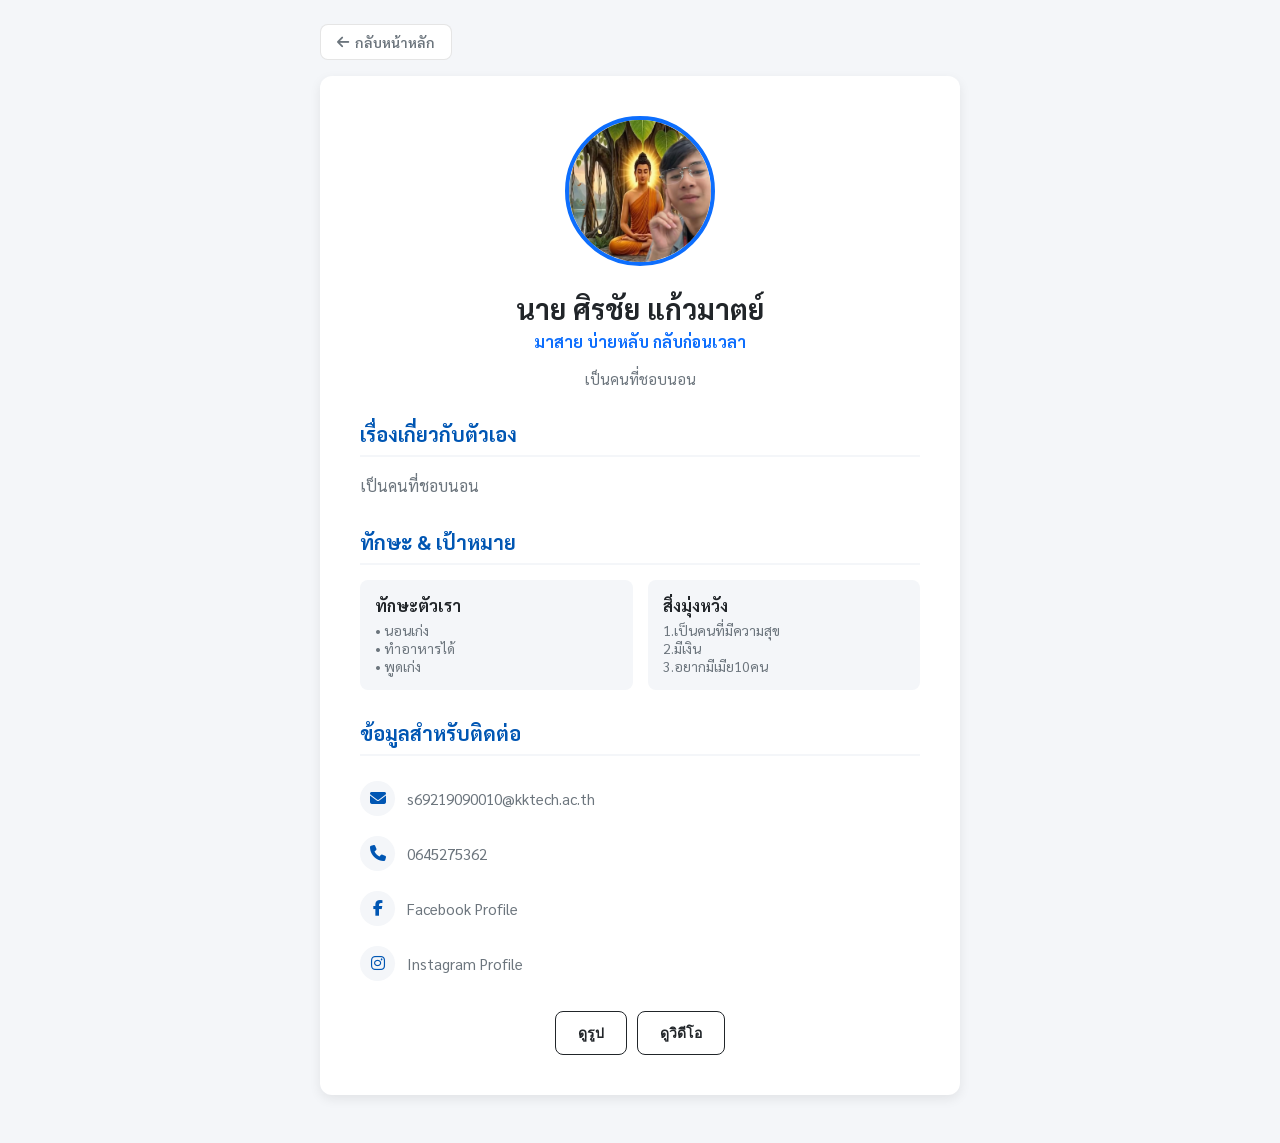
<file: page/profile.html>
<!DOCTYPE html>
<html lang="th">
<head>
    <meta charset="UTF-8">
    <meta name="viewport" content="width=device-width, initial-scale=1.0">
    <title>แนะนำตัว - นาย ศิรชัย แก้วมาตย์ </title>

    <!-- Font Awesome สำหรับไอคอน -->
    <link rel="stylesheet" href="https://cdnjs.cloudflare.com/ajax/libs/font-awesome/6.5.1/css/all.min.css">
    
    <!-- Google Fonts -->
    <link rel="preconnect" href="https://fonts.googleapis.com">
    <link rel="preconnect" href="https://fonts.gstatic.com" crossorigin>
    <link href="https://fonts.googleapis.com/css2?family=Sarabun:wght@400;600;700&display=swap" rel="stylesheet">

    <!-- เชื่อมต่อไฟล์ CSS ภายนอก -->
    <link rel="stylesheet" href="../css/profile.css">
</head>

<body>

    <div class="top-bar">
        <a class="btn-back" href="../index.html">
            <i class="fa-solid fa-arrow-left"></i> กลับหน้าหลัก
        </a>
    </div>

    <div class="profile-card">
        
        <!-- ส่วนหัวโปรไฟล์ -->
        <img class="profile-img" src="../pic/งานที่ 7 (2 ก.ค. 2026 เวลา 14_55 น.) copy.jpg" alt="รูปโปรไฟล์">
        <h1 class="profile-name">นาย ศิรชัย แก้วมาตย์</h1>
        <div class="profile-role">มาสาย บ่ายหลับ กลับก่อนเวลา</div>
        <p class="profile-bio">เป็นคนที่ชอบนอน</p>

        <!-- เรื่องเกี่ยวกับตัวเอง -->
        <h2 class="section-title">เรื่องเกี่ยวกับตัวเอง</h2>
        <p style="text-align: left; color: var(--text-muted); line-height: 1.6;">
            เป็นคนที่ชอบนอน
        </p>

        <!-- ทักษะและเป้าหมาย -->
        <h2 class="section-title">ทักษะ & เป้าหมาย</h2>
        <div class="info-grid">
            <div class="info-item">
                <h4>ทักษะตัวเรา</h4>
                <p>• นอนเก่ง<br>• ทำอาหารได้<br>• พูดเก่ง</p>
            </div>
            <div class="info-item">
                <h4>สิ่งมุ่งหวัง</h4>
                <p>1.เป็นคนที่มีความสุข<br>2.มีเงิน<br>3.อยากมีเมีย10คน</p>
            </div>
        </div>

        <!-- ข้อมูลติดต่อ -->
        <h2 class="section-title">ข้อมูลสำหรับติดต่อ</h2>
        <ul class="contact-list">
            <li>
                <div class="contact-icon"><i class="fa-solid fa-envelope"></i></div>
                <span>s69219090010@kktech.ac.th</span>
            </li>
            <li>
                <div class="contact-icon"><i class="fa-solid fa-phone"></i></div>
                <span>0645275362</span>
            </li>
            <li>
                <div class="contact-icon"><i class="fa-brands fa-facebook-f"></i></div>
                <a href="https://www.facebook.com/sirachai.kaewmat?mibextid=wwXIfr&mibextid=wwXIfr" target="_blank">Facebook Profile</a>
            </li>
            <li>
                <div class="contact-icon"><i class="fa-brands fa-instagram"></i></div>
                <a href="https://www.facebook.com/sirachai.kaewmat?mibextid=wwXIfr&mibextid=wwXIfr" target="_blank">Instagram Profile</a>
            </li>
        </ul>

        <!-- ปุ่มเพิ่มเติม -->
        <div class="actions">
            <button onclick="window.open('งานที่ 7 (2 ก.ค. 2026 เวลา 14_55 น.).jpg')">ดูรูป</button>
            <button onclick="window.open('Download.mp4')">ดูวิดีโอ</button>
        </div>

    </div>

</body>
</html>
</file>
<file: css/index.css>
:root {
    --primary-color: #007bff;
    --primary-hover: #0056b3;
    --accent-color: #17a2b8;
    --success-color: #28a745;
    --success-hover: #218838;
    --bg-color: #f4f6f9;
    --card-bg: #ffffff;
    --text-main: #333333;
    --text-muted: #666666;
    --code-bg: #272822;
    --font-family: 'Sarabun', Arial, sans-serif;
}

/* แก้ไขจุดนี้: เติมเครื่องหมาย * ให้สมบูรณ์ */
* {
    box-sizing: border-box;
    margin: 0;
    padding: 0;
    font-family: var(--font-family);
}

body {
    background-color: var(--bg-color);
    color: var(--text-main);
    min-height: 100vh;
    padding: 20px 40px;
}

/* ปุ่มประวัติผู้จัดทำ (มุมขวาบน) */
.top-nav {
    display: flex;
    justify-content: flex-end;
    margin-bottom: 20px;
}

.btn-profile {
    display: inline-block;
    background-color: var(--accent-color);
    color: #ffffff;
    padding: 10px 20px;
    border-radius: 8px;
    text-decoration: none;
    font-weight: 600;
    font-size: 15px;
    transition: background-color 0.2s ease, transform 0.1s ease;
    box-shadow: 0 2px 6px rgba(23, 162, 184, 0.3);
}

.btn-profile:hover {
    background-color: #138496;
    transform: translateY(-1px);
}

/* ส่วนหัวข้อหลัก */
h1.main-title {
    text-align: center;
    color: var(--text-main);
    font-size: 32px;
    font-weight: 700;
    margin: 20px 0 40px 0;
}

/* คอนเทนเนอร์จัดวางการ์ดบทเรียน */
.courses-grid {
    display: grid;
    grid-template-columns: repeat(auto-fit, minmax(280px, 1fr));
    gap: 24px;
    max-width: 1100px;
    margin: 0 auto;
}

/* การ์ดบทเรียน */
.card {
    background-color: var(--card-bg);
    border-radius: 12px;
    padding: 28px 24px;
    box-shadow: 0 4px 15px rgba(0, 0, 0, 0.05);
    display: flex;
    flex-direction: column;
    justify-content: space-between;
    min-height: 200px;
    transition: transform 0.2s ease, box-shadow 0.2s ease;
}

.card:hover {
    transform: translateY(-4px);
    box-shadow: 0 8px 20px rgba(0, 0, 0, 0.08);
}

.card-content h2 {
    color: var(--primary-color);
    font-size: 18px;
    font-weight: 700;
    margin-bottom: 12px;
    line-height: 1.4;
}

.card-content p {
    color: var(--text-muted);
    font-size: 14px;
    line-height: 1.5;
    margin-bottom: 24px;
}

/* ปุ่มเข้าสู่บทเรียน */
.btn-lesson {
    display: block;
    width: 100%;
    background-color: var(--success-color);
    color: #ffffff;
    text-align: center;
    padding: 10px 0;
    border-radius: 8px;
    text-decoration: none;
    font-weight: 600;
    font-size: 15px;
    transition: background-color 0.2s ease;
}

.btn-lesson:hover {
    background-color: var(--success-hover);
}

/* Responsive สำหรับมือถือ */
@media (max-width: 600px) {
    body {
        padding: 16px;
    }
    h1.main-title {
        font-size: 24px;
        margin: 10px 0 24px 0;
    }
}
</file>
<file: css/lesson01.css>
/* =========================
   RESET
========================= */
* {
    margin: 0;
    padding: 0;
    box-sizing: border-box;
}

/* =========================
   BODY
========================= */
body {
    font-family: "Sarabun", sans-serif;
    background: #f4f7fa;
    color: #555;
    min-height: 100vh;
    padding: 20px 15px;
}

/* =========================
   ปุ่มกลับหน้าหลัก
========================= */
.top-bar {
    max-width: 1100px;
    margin: 0 auto 20px;
}

.home-button {
    display: inline-flex;
    align-items: center;
    gap: 7px;
    text-decoration: none;
    background: #087ff5;
    color: white;
    padding: 9px 18px;
    border-radius: 5px;
    font-size: 16px;
    font-weight: 600;
    box-shadow: 0 2px 5px rgba(0, 0, 0, 0.08);
    transition: 0.2s;
}

.home-button:hover {
    background: #006bd6;
    transform: translateY(-1px);
}

/* =========================
   กล่องเนื้อหา
========================= */
.lesson-card {
    max-width: 1100px;
    margin: auto;
    background: white;
    border-radius: 12px;
    padding: 38px 38px 35px;
    box-shadow: 0 5px 20px rgba(0, 0, 0, 0.07);
}

/* =========================
   หัวบทเรียน
========================= */
.chapter-label {
    display: inline-block;
    background: #16a6bd;
    color: white;
    padding: 3px 12px;
    border-radius: 4px;
    font-size: 15px;
    font-weight: 600;
    margin-bottom: 7px;
}

h1 {
    color: #222;
    font-size: 28px;
    font-weight: 700;
    margin-bottom: 22px;
}

.title-line {
    border: none;
    border-top: 1px solid #e5e9ed;
    margin-bottom: 25px;
}

/* =========================
   หัวข้อแต่ละส่วน
========================= */
.topic {
    margin-bottom: 27px;
}

.topic-title {
    color: #087ff5;
    font-size: 19px;
    font-weight: 700;
    margin-bottom: 12px;
    display: flex;
    align-items: center;
    gap: 9px;
}

.topic-title i {
    font-size: 18px;
    width: 20px;
    text-align: center;
}

/* =========================
   เนื้อหา
========================= */
.content {
    font-size: 16px;
    line-height: 1.85;
    color: #666;
}

.content strong {
    color: #333;
}

/* =========================
   รายการ (List)
========================= */
.definition-list {
    margin-top: 10px;
    padding-left: 25px;
    list-style-type: disc;
}

.definition-list li {
    margin-bottom: 8px;
    line-height: 1.75;
}

.number-list {
    padding-left: 27px;
    margin-top: 8px;
}

.number-list li {
    margin-bottom: 8px;
    padding-left: 4px;
    line-height: 1.8;
}

/* =========================
   กล่องตัวอย่างโค้ด
========================= */
.code-box {
    margin-top: 15px;
    background: #282a26;
    color: #eeeeee;
    padding: 15px 18px;
    border-radius: 8px;
    font-family: Consolas, Monaco, monospace;
    font-size: 14px;
    line-height: 1.7;
    overflow-x: auto;
    white-space: pre-wrap;
}

.code-comment {
    color: #aaaaaa;
}

/* =========================
   กล่องข้อควรจำ
========================= */
.note {
    margin-top: 15px;
    padding: 13px 17px;
    background: #e8f8ef;
    border-left: 4px solid #20b75b;
    color: #4f7460;
    line-height: 1.7;
    border-radius: 0 6px 6px 0;
}

.note-title {
    color: #1da957;
    font-weight: 700;
    margin-bottom: 4px;
}

.note-title i {
    margin-right: 5px;
}

/* =========================
   Navigation (ปุ่มเปลี่ยนบท)
========================= */
.navigation {
    border-top: 1px solid #e5e9ed;
    margin-top: 30px;
    padding-top: 25px;
    display: flex;
    justify-content: space-between;
    align-items: center;
    gap: 15px;
}

.nav-button {
    text-decoration: none;
    display: inline-flex;
    align-items: center;
    gap: 8px;
    padding: 9px 18px;
    border-radius: 5px;
    font-size: 15px;
    font-weight: 600;
    transition: 0.2s;
}

/* ปุ่มบทก่อนหน้า */
.previous {
    background: #f7f8fa;
    color: #b3b8be;
    pointer-events: none;
}

/* ปุ่มบทถัดไป */
.next {
    background: #f7f8fa;
    color: #333;
}

.next:hover {
    background: #087ff5;
    color: white;
    transform: translateX(2px);
}
</file>
<file: css/lesson02.css>
/* =========================
   RESET
========================= */
* {
    margin: 0;
    padding: 0;
    box-sizing: border-box;
}

/* =========================
   BODY
========================= */
body {
    font-family: "Sarabun", sans-serif;
    background: #f4f7fa;
    color: #555;
    min-height: 100vh;
    padding: 20px 15px;
}

/* =========================
   ปุ่มกลับหน้าหลัก
========================= */
.top-bar {
    max-width: 1100px;
    margin: 0 auto 20px;
}

.home-button {
    display: inline-flex;
    align-items: center;
    gap: 7px;
    text-decoration: none;
    background: #087ff5;
    color: white;
    padding: 9px 18px;
    border-radius: 5px;
    font-size: 16px;
    font-weight: 600;
    box-shadow: 0 2px 5px rgba(0, 0, 0, 0.08);
    transition: 0.2s;
}

.home-button:hover {
    background: #006bd6;
    transform: translateY(-1px);
}

/* =========================
   กล่องเนื้อหา
========================= */
.lesson-card {
    max-width: 1100px;
    margin: auto;
    background: white;
    border-radius: 12px;
    padding: 38px 38px 35px;
    box-shadow: 0 5px 20px rgba(0, 0, 0, 0.07);
}

/* =========================
   หัวบทเรียน
========================= */
.chapter-label {
    display: inline-block;
    background: #16a6bd;
    color: white;
    padding: 3px 12px;
    border-radius: 4px;
    font-size: 15px;
    font-weight: 600;
    margin-bottom: 7px;
}

h1 {
    color: #222;
    font-size: 28px;
    font-weight: 700;
    margin-bottom: 22px;
}

.title-line {
    border: none;
    border-top: 1px solid #e5e9ed;
    margin-bottom: 25px;
}

/* =========================
   หัวข้อแต่ละส่วน
========================= */
.topic {
    margin-bottom: 27px;
}

.topic-title {
    color: #087ff5;
    font-size: 19px;
    font-weight: 700;
    margin-bottom: 12px;
    display: flex;
    align-items: center;
    gap: 9px;
}

.topic-title i {
    font-size: 18px;
    width: 20px;
    text-align: center;
}

/* =========================
   เนื้อหา
========================= */
.content {
    font-size: 16px;
    line-height: 1.85;
    color: #666;
}

.content strong {
    color: #333;
}

/* =========================
   รายการ (List)
========================= */
.definition-list {
    margin-top: 8px;
    padding-left: 25px;
    list-style-type: disc;
}

.definition-list li {
    margin-bottom: 8px;
    line-height: 1.75;
}

.number-list {
    padding-left: 27px;
    margin-top: 8px;
}

.number-list li {
    margin-bottom: 8px;
    padding-left: 4px;
    line-height: 1.8;
}

/* =========================
   กล่องตัวอย่างโค้ด / โครงสร้าง
========================= */
.code-box {
    margin-top: 15px;
    background: #282a26;
    color: #eeeeee;
    padding: 15px 18px;
    border-radius: 8px;
    font-family: Consolas, Monaco, monospace;
    font-size: 14px;
    line-height: 1.7;
    overflow-x: auto;
    white-space: pre-wrap;
}

.code-comment {
    color: #aaaaaa;
}

/* =========================
   กล่องข้อควรจำ
========================= */
.note {
    margin-top: 15px;
    padding: 13px 17px;
    background: #e8f8ef;
    border-left: 4px solid #20b75b;
    color: #4f7460;
    line-height: 1.7;
    border-radius: 0 6px 6px 0;
}

.note-title {
    color: #1da957;
    font-weight: 700;
    margin-bottom: 4px;
}

.note-title i {
    margin-right: 5px;
}

/* =========================
   Navigation (ปุ่มเปลี่ยนบท)
========================= */
.navigation {
    border-top: 1px solid #e5e9ed;
    margin-top: 30px;
    padding-top: 25px;
    display: flex;
    justify-content: space-between;
    align-items: center;
    gap: 15px;
}

.nav-button {
    text-decoration: none;
    display: inline-flex;
    align-items: center;
    gap: 8px;
    padding: 9px 18px;
    border-radius: 5px;
    font-size: 15px;
    font-weight: 600;
    transition: 0.2s;
}

.next {
    background: #f7f8fa;
    color: #333;
}

.next:hover {
    background: #087ff5;
    color: white;
    transform: translateX(2px);
}

/* =========================
   Responsive
========================= */
@media (max-width: 700px) {
    body {
        padding: 12px 10px;
    }

    .lesson-card {
        padding: 25px 20px 25px;
        border-radius: 10px;
    }

    h1 {
        font-size: 23px;
    }

    .topic-title {
        font-size: 17px;
    }

    .content {
        font-size: 15px;
    }

    .navigation {
        flex-direction: column;
        align-items: stretch;
    }

    .nav-button {
        justify-content: center;
        width: 100%;
    }
}
</file>
<file: css/lesson03.css>
/* =========================
   RESET
========================= */
* {
    margin: 0;
    padding: 0;
    box-sizing: border-box;
}

/* =========================
   BODY
========================= */
body {
    font-family: "Sarabun", sans-serif;
    background: #f4f7fa;
    color: #555;
    min-height: 100vh;
    padding: 20px 15px;
}

/* =========================
   ปุ่มกลับหน้าหลัก
========================= */
.top-bar {
    max-width: 1100px;
    margin: 0 auto 20px;
}

.home-button {
    display: inline-flex;
    align-items: center;
    gap: 7px;
    text-decoration: none;
    background: #087ff5;
    color: white;
    padding: 9px 18px;
    border-radius: 5px;
    font-size: 16px;
    font-weight: 600;
    box-shadow: 0 2px 5px rgba(0, 0, 0, 0.08);
    transition: 0.2s;
}

.home-button:hover {
    background: #006bd6;
    transform: translateY(-1px);
}

/* =========================
   กล่องเนื้อหา
========================= */
.lesson-card {
    max-width: 1100px;
    margin: auto;
    background: white;
    border-radius: 12px;
    padding: 38px 38px 35px;
    box-shadow: 0 5px 20px rgba(0, 0, 0, 0.07);
}

/* =========================
   หัวบทเรียน
========================= */
.chapter-label {
    display: inline-block;
    background: #16a6bd;
    color: white;
    padding: 3px 12px;
    border-radius: 4px;
    font-size: 15px;
    font-weight: 600;
    margin-bottom: 7px;
}

h1 {
    color: #222;
    font-size: 28px;
    font-weight: 700;
    margin-bottom: 22px;
}

.title-line {
    border: none;
    border-top: 1px solid #e5e9ed;
    margin-bottom: 25px;
}

/* =========================
   หัวข้อแต่ละส่วน
========================= */
.topic {
    margin-bottom: 27px;
}

.topic-title {
    color: #087ff5;
    font-size: 19px;
    font-weight: 700;
    margin-bottom: 12px;
    display: flex;
    align-items: center;
    gap: 9px;
}

.topic-title i {
    font-size: 18px;
    width: 20px;
    text-align: center;
}

/* =========================
   เนื้อหา
========================= */
.content {
    font-size: 16px;
    line-height: 1.85;
    color: #666;
}

.content strong {
    color: #333;
}

.content code {
    background: #f1f3f5;
    color: #d63384;
    padding: 2px 6px;
    border-radius: 4px;
    font-family: Consolas, Monaco, monospace;
    font-size: 14px;
}

/* =========================
   รายการ (List)
========================= */
.definition-list {
    margin-top: 8px;
    padding-left: 25px;
    list-style-type: disc;
}

.definition-list li {
    margin-bottom: 10px;
    line-height: 1.75;
}

.number-list {
    padding-left: 27px;
    margin-top: 8px;
}

.number-list li {
    margin-bottom: 8px;
    padding-left: 4px;
    line-height: 1.8;
}

/* =========================
   กล่องตัวอย่างโค้ด / โครงสร้าง
========================= */
.code-box {
    margin-top: 15px;
    background: #282a26;
    color: #eeeeee;
    padding: 15px 18px;
    border-radius: 8px;
    font-family: Consolas, Monaco, monospace;
    font-size: 14px;
    line-height: 1.7;
    overflow-x: auto;
    white-space: pre-wrap;
}

.code-comment {
    color: #aaaaaa;
}

/* =========================
   กล่องข้อควรจำ
========================= */
.note {
    margin-top: 15px;
    padding: 13px 17px;
    background: #e8f8ef;
    border-left: 4px solid #20b75b;
    color: #4f7460;
    line-height: 1.7;
    border-radius: 0 6px 6px 0;
}

.note-title {
    color: #1da957;
    font-weight: 700;
    margin-bottom: 4px;
}

.note-title i {
    margin-right: 5px;
}

/* =========================
   Navigation (ปุ่มเปลี่ยนบท)
========================= */
.navigation {
    border-top: 1px solid #e5e9ed;
    margin-top: 30px;
    padding-top: 25px;
    display: flex;
    justify-content: space-between;
    align-items: center;
    gap: 15px;
}

.nav-button {
    text-decoration: none;
    display: inline-flex;
    align-items: center;
    gap: 8px;
    padding: 9px 18px;
    border-radius: 5px;
    font-size: 15px;
    font-weight: 600;
    transition: 0.2s;
}

.next {
    background: #f7f8fa;
    color: #333;
}

.next:hover {
    background: #087ff5;
    color: white;
    transform: translateX(2px);
}

/* =========================
   Responsive
========================= */
@media (max-width: 700px) {
    body {
        padding: 12px 10px;
    }

    .lesson-card {
        padding: 25px 20px 25px;
        border-radius: 10px;
    }

    h1 {
        font-size: 23px;
    }

    .topic-title {
        font-size: 17px;
    }

    .content {
        font-size: 15px;
    }

    .navigation {
        flex-direction: column;
        align-items: stretch;
    }

    .nav-button {
        justify-content: center;
        width: 100%;
    }
}
</file>
<file: css/lesson04.css>
/* =========================
   RESET
========================= */
* {
    margin: 0;
    padding: 0;
    box-sizing: border-box;
}

/* =========================
   BODY
========================= */
body {
    font-family: "Sarabun", sans-serif;
    background: #f4f7fa;
    color: #555;
    min-height: 100vh;
    padding: 20px 15px;
}

/* =========================
   ปุ่มกลับหน้าหลัก
========================= */
.top-bar {
    max-width: 1100px;
    margin: 0 auto 20px;
}

.home-button {
    display: inline-flex;
    align-items: center;
    gap: 7px;
    text-decoration: none;
    background: #087ff5;
    color: white;
    padding: 9px 18px;
    border-radius: 5px;
    font-size: 16px;
    font-weight: 600;
    box-shadow: 0 2px 5px rgba(0, 0, 0, 0.08);
    transition: 0.2s;
}

.home-button:hover {
    background: #006bd6;
    transform: translateY(-1px);
}

/* =========================
   กล่องเนื้อหา
========================= */
.lesson-card {
    max-width: 1100px;
    margin: auto;
    background: white;
    border-radius: 12px;
    padding: 38px 38px 35px;
    box-shadow: 0 5px 20px rgba(0, 0, 0, 0.07);
}

/* =========================
   หัวบทเรียน
========================= */
.chapter-label {
    display: inline-block;
    background: #16a6bd;
    color: white;
    padding: 3px 12px;
    border-radius: 4px;
    font-size: 15px;
    font-weight: 600;
    margin-bottom: 7px;
}

h1 {
    color: #222;
    font-size: 28px;
    font-weight: 700;
    margin-bottom: 22px;
}

.title-line {
    border: none;
    border-top: 1px solid #e5e9ed;
    margin-bottom: 25px;
}

/* =========================
   หัวข้อแต่ละส่วน
========================= */
.topic {
    margin-bottom: 27px;
}

.topic-title {
    color: #087ff5;
    font-size: 19px;
    font-weight: 700;
    margin-bottom: 12px;
    display: flex;
    align-items: center;
    gap: 9px;
}

.topic-title i {
    font-size: 18px;
    width: 20px;
    text-align: center;
}

/* =========================
   เนื้อหา
========================= */
.content {
    font-size: 16px;
    line-height: 1.85;
    color: #666;
}

.content strong {
    color: #333;
}

.content code {
    background: #f1f3f5;
    color: #d63384;
    padding: 2px 6px;
    border-radius: 4px;
    font-family: Consolas, Monaco, monospace;
    font-size: 14px;
}

/* =========================
   รายการ (List)
========================= */
.definition-list {
    margin-top: 8px;
    padding-left: 25px;
    list-style-type: disc;
}

.definition-list li {
    margin-bottom: 8px;
    line-height: 1.75;
}

.number-list {
    padding-left: 27px;
    margin-top: 8px;
}

.number-list li {
    margin-bottom: 8px;
    padding-left: 4px;
    line-height: 1.8;
}

/* =========================
   กล่องตัวอย่างโค้ด / โครงสร้าง
========================= */
.code-box {
    margin-top: 15px;
    background: #282a26;
    color: #eeeeee;
    padding: 15px 18px;
    border-radius: 8px;
    font-family: Consolas, Monaco, monospace;
    font-size: 14px;
    line-height: 1.7;
    overflow-x: auto;
    white-space: pre-wrap;
}

.code-comment {
    color: #aaaaaa;
}

/* =========================
   กล่องข้อควรจำ
========================= */
.note {
    margin-top: 15px;
    padding: 13px 17px;
    background: #e8f8ef;
    border-left: 4px solid #20b75b;
    color: #4f7460;
    line-height: 1.7;
    border-radius: 0 6px 6px 0;
}

.note-title {
    color: #1da957;
    font-weight: 700;
    margin-bottom: 4px;
}

.note-title i {
    margin-right: 5px;
}

/* =========================
   Navigation (ปุ่มเปลี่ยนบท)
========================= */
.navigation {
    border-top: 1px solid #e5e9ed;
    margin-top: 30px;
    padding-top: 25px;
    display: flex;
    justify-content: space-between;
    align-items: center;
    gap: 15px;
}

.nav-button {
    text-decoration: none;
    display: inline-flex;
    align-items: center;
    gap: 8px;
    padding: 9px 18px;
    border-radius: 5px;
    font-size: 15px;
    font-weight: 600;
    transition: 0.2s;
}

.next {
    background: #f7f8fa;
    color: #333;
}

.next:hover {
    background: #087ff5;
    color: white;
    transform: translateX(2px);
}

/* =========================
   Responsive
========================= */
@media (max-width: 700px) {
    body {
        padding: 12px 10px;
    }

    .lesson-card {
        padding: 25px 20px 25px;
        border-radius: 10px;
    }

    h1 {
        font-size: 23px;
    }

    .topic-title {
        font-size: 17px;
    }

    .content {
        font-size: 15px;
    }

    .navigation {
        flex-direction: column;
        align-items: stretch;
    }

    .nav-button {
        justify-content: center;
        width: 100%;
    }
}
</file>
<file: css/lesson05.css>
/* =========================
   RESET
========================= */
* {
    margin: 0;
    padding: 0;
    box-sizing: border-box;
}

/* =========================
   BODY
========================= */
body {
    font-family: "Sarabun", sans-serif;
    background: #f4f7fa;
    color: #555;
    min-height: 100vh;
    padding: 20px 15px;
}

/* =========================
   ปุ่มกลับหน้าหลัก
========================= */
.top-bar {
    max-width: 1100px;
    margin: 0 auto 20px;
}

.home-button {
    display: inline-flex;
    align-items: center;
    gap: 7px;
    text-decoration: none;
    background: #087ff5;
    color: white;
    padding: 9px 18px;
    border-radius: 5px;
    font-size: 16px;
    font-weight: 600;
    box-shadow: 0 2px 5px rgba(0, 0, 0, 0.08);
    transition: 0.2s;
}

.home-button:hover {
    background: #006bd6;
    transform: translateY(-1px);
}

/* =========================
   กล่องเนื้อหา
========================= */
.lesson-card {
    max-width: 1100px;
    margin: auto;
    background: white;
    border-radius: 12px;
    padding: 38px 38px 35px;
    box-shadow: 0 5px 20px rgba(0, 0, 0, 0.07);
}

/* =========================
   หัวบทเรียน
========================= */
.chapter-label {
    display: inline-block;
    background: #16a6bd;
    color: white;
    padding: 3px 12px;
    border-radius: 4px;
    font-size: 15px;
    font-weight: 600;
    margin-bottom: 7px;
}

h1 {
    color: #222;
    font-size: 28px;
    font-weight: 700;
    margin-bottom: 22px;
}

.title-line {
    border: none;
    border-top: 1px solid #e5e9ed;
    margin-bottom: 25px;
}

/* =========================
   หัวข้อแต่ละส่วน
========================= */
.topic {
    margin-bottom: 27px;
}

.topic-title {
    color: #087ff5;
    font-size: 19px;
    font-weight: 700;
    margin-bottom: 12px;
    display: flex;
    align-items: center;
    gap: 9px;
}

.topic-title i {
    font-size: 18px;
    width: 20px;
    text-align: center;
}

/* =========================
   เนื้อหา
========================= */
.content {
    font-size: 16px;
    line-height: 1.85;
    color: #666;
}

.content strong {
    color: #333;
}

.content code {
    background: #f1f3f5;
    color: #d63384;
    padding: 2px 6px;
    border-radius: 4px;
    font-family: Consolas, Monaco, monospace;
    font-size: 14px;
}

/* =========================
   รายการ (List)
========================= */
.definition-list {
    margin-top: 8px;
    padding-left: 25px;
    list-style-type: disc;
}

.definition-list li {
    margin-bottom: 8px;
    line-height: 1.75;
}

.number-list {
    padding-left: 27px;
    margin-top: 8px;
}

.number-list li {
    margin-bottom: 8px;
    padding-left: 4px;
    line-height: 1.8;
}

/* =========================
   กล่องตัวอย่างโค้ด / โครงสร้าง
========================= */
.code-box {
    margin-top: 15px;
    background: #282a26;
    color: #eeeeee;
    padding: 15px 18px;
    border-radius: 8px;
    font-family: Consolas, Monaco, monospace;
    font-size: 14px;
    line-height: 1.7;
    overflow-x: auto;
    white-space: pre-wrap;
}

.code-comment {
    color: #aaaaaa;
}

/* =========================
   กล่องข้อควรจำ
========================= */
.note {
    margin-top: 15px;
    padding: 13px 17px;
    background: #e8f8ef;
    border-left: 4px solid #20b75b;
    color: #4f7460;
    line-height: 1.7;
    border-radius: 0 6px 6px 0;
}

.note-title {
    color: #1da957;
    font-weight: 700;
    margin-bottom: 4px;
}

.note-title i {
    margin-right: 5px;
}

/* =========================
   Navigation (ปุ่มเปลี่ยนบท)
========================= */
.navigation {
    border-top: 1px solid #e5e9ed;
    margin-top: 30px;
    padding-top: 25px;
    display: flex;
    justify-content: space-between;
    align-items: center;
    gap: 15px;
}

.nav-button {
    text-decoration: none;
    display: inline-flex;
    align-items: center;
    gap: 8px;
    padding: 9px 18px;
    border-radius: 5px;
    font-size: 15px;
    font-weight: 600;
    transition: 0.2s;
}

.next {
    background: #f7f8fa;
    color: #333;
}

.next:hover {
    background: #087ff5;
    color: white;
    transform: translateX(2px);
}

/* =========================
   Responsive
========================= */
@media (max-width: 700px) {
    body {
        padding: 12px 10px;
    }

    .lesson-card {
        padding: 25px 20px 25px;
        border-radius: 10px;
    }

    h1 {
        font-size: 23px;
    }

    .topic-title {
        font-size: 17px;
    }

    .content {
        font-size: 15px;
    }

    .navigation {
        flex-direction: column;
        align-items: stretch;
    }

    .nav-button {
        justify-content: center;
        width: 100%;
    }
}
</file>
<file: css/lesson06.css>
/* =========================
   RESET
========================= */
* {
    margin: 0;
    padding: 0;
    box-sizing: border-box;
}

/* =========================
   BODY
========================= */
body {
    font-family: "Sarabun", sans-serif;
    background: #f4f7fa;
    color: #555;
    min-height: 100vh;
    padding: 20px 15px;
}

/* =========================
   ปุ่มกลับหน้าหลัก
========================= */
.top-bar {
    max-width: 1100px;
    margin: 0 auto 20px;
}

.home-button {
    display: inline-flex;
    align-items: center;
    gap: 7px;
    text-decoration: none;
    background: #087ff5;
    color: white;
    padding: 9px 18px;
    border-radius: 5px;
    font-size: 16px;
    font-weight: 600;
    box-shadow: 0 2px 5px rgba(0, 0, 0, 0.08);
    transition: 0.2s;
}

.home-button:hover {
    background: #006bd6;
    transform: translateY(-1px);
}

/* =========================
   กล่องเนื้อหา
========================= */
.lesson-card {
    max-width: 1100px;
    margin: auto;
    background: white;
    border-radius: 12px;
    padding: 38px 38px 35px;
    box-shadow: 0 5px 20px rgba(0, 0, 0, 0.07);
}

/* =========================
   หัวบทเรียน
========================= */
.chapter-label {
    display: inline-block;
    background: #16a6bd;
    color: white;
    padding: 3px 12px;
    border-radius: 4px;
    font-size: 15px;
    font-weight: 600;
    margin-bottom: 7px;
}

h1 {
    color: #222;
    font-size: 28px;
    font-weight: 700;
    margin-bottom: 22px;
}

.title-line {
    border: none;
    border-top: 1px solid #e5e9ed;
    margin-bottom: 25px;
}

/* =========================
   หัวข้อแต่ละส่วน
========================= */
.topic {
    margin-bottom: 27px;
}

.topic-title {
    color: #087ff5;
    font-size: 19px;
    font-weight: 700;
    margin-bottom: 12px;
    display: flex;
    align-items: center;
    gap: 9px;
}

.topic-title i {
    font-size: 18px;
    width: 20px;
    text-align: center;
}

/* =========================
   เนื้อหา
========================= */
.content {
    font-size: 16px;
    line-height: 1.85;
    color: #666;
}

.content strong {
    color: #333;
}

.content code {
    background: #f1f3f5;
    color: #d63384;
    padding: 2px 6px;
    border-radius: 4px;
    font-family: Consolas, Monaco, monospace;
    font-size: 14px;
}

/* =========================
   รายการ (List)
========================= */
.definition-list {
    margin-top: 8px;
    padding-left: 25px;
    list-style-type: disc;
}

.definition-list li {
    margin-bottom: 8px;
    line-height: 1.75;
}

/* =========================
   กล่องตัวอย่างโค้ด / โครงสร้าง
========================= */
.code-box {
    margin-top: 15px;
    background: #282a26;
    color: #eeeeee;
    padding: 15px 18px;
    border-radius: 8px;
    font-family: Consolas, Monaco, monospace;
    font-size: 14px;
    line-height: 1.7;
    overflow-x: auto;
    white-space: pre-wrap;
}

.code-comment {
    color: #aaaaaa;
}

/* =========================
   กล่องข้อควรจำ
========================= */
.note {
    margin-top: 15px;
    padding: 13px 17px;
    background: #e8f8ef;
    border-left: 4px solid #20b75b;
    color: #4f7460;
    line-height: 1.7;
    border-radius: 0 6px 6px 0;
}

.note-title {
    color: #1da957;
    font-weight: 700;
    margin-bottom: 4px;
}

.note-title i {
    margin-right: 5px;
}

/* =========================
   Navigation (ปุ่มเปลี่ยนบท)
========================= */
.navigation {
    border-top: 1px solid #e5e9ed;
    margin-top: 30px;
    padding-top: 25px;
    display: flex;
    justify-content: space-between;
    align-items: center;
    gap: 15px;
}

.nav-button {
    text-decoration: none;
    display: inline-flex;
    align-items: center;
    gap: 8px;
    padding: 9px 18px;
    border-radius: 5px;
    font-size: 15px;
    font-weight: 600;
    transition: 0.2s;
}

.next {
    background: #f7f8fa;
    color: #333;
}

.next:hover {
    background: #087ff5;
    color: white;
    transform: translateX(2px);
}

/* =========================
   Responsive
========================= */
@media (max-width: 700px) {
    body {
        padding: 12px 10px;
    }

    .lesson-card {
        padding: 25px 20px 25px;
        border-radius: 10px;
    }

    h1 {
        font-size: 23px;
    }

    .topic-title {
        font-size: 17px;
    }

    .content {
        font-size: 15px;
    }

    .navigation {
        flex-direction: column;
        align-items: stretch;
    }

    .nav-button {
        justify-content: center;
        width: 100%;
    }
}
</file>
<file: css/lesson07.css>
/* =========================
   RESET
========================= */
* {
    margin: 0;
    padding: 0;
    box-sizing: border-box;
}

/* =========================
   BODY
========================= */
body {
    font-family: "Sarabun", sans-serif;
    background: #f4f7fa;
    color: #555;
    min-height: 100vh;
    padding: 20px 15px;
}

/* =========================
   ปุ่มกลับหน้าหลัก
========================= */
.top-bar {
    max-width: 1100px;
    margin: 0 auto 20px;
}

.home-button {
    display: inline-flex;
    align-items: center;
    gap: 7px;
    text-decoration: none;
    background: #087ff5;
    color: white;
    padding: 9px 18px;
    border-radius: 5px;
    font-size: 16px;
    font-weight: 600;
    box-shadow: 0 2px 5px rgba(0, 0, 0, 0.08);
    transition: 0.2s;
}

.home-button:hover {
    background: #006bd6;
    transform: translateY(-1px);
}

/* =========================
   กล่องเนื้อหา
========================= */
.lesson-card {
    max-width: 1100px;
    margin: auto;
    background: white;
    border-radius: 12px;
    padding: 38px 38px 35px;
    box-shadow: 0 5px 20px rgba(0, 0, 0, 0.07);
}

/* =========================
   หัวบทเรียน
========================= */
.chapter-label {
    display: inline-block;
    background: #16a6bd;
    color: white;
    padding: 3px 12px;
    border-radius: 4px;
    font-size: 15px;
    font-weight: 600;
    margin-bottom: 7px;
}

h1 {
    color: #222;
    font-size: 28px;
    font-weight: 700;
    margin-bottom: 22px;
}

.title-line {
    border: none;
    border-top: 1px solid #e5e9ed;
    margin-bottom: 25px;
}

/* =========================
   หัวข้อแต่ละส่วน
========================= */
.topic {
    margin-bottom: 27px;
}

.topic-title {
    color: #087ff5;
    font-size: 19px;
    font-weight: 700;
    margin-bottom: 12px;
    display: flex;
    align-items: center;
    gap: 9px;
}

.topic-title i {
    font-size: 18px;
    width: 20px;
    text-align: center;
}

/* =========================
   เนื้อหา
========================= */
.content {
    font-size: 16px;
    line-height: 1.85;
    color: #666;
}

.content strong {
    color: #333;
}

.content code {
    background: #f1f3f5;
    color: #d63384;
    padding: 2px 6px;
    border-radius: 4px;
    font-family: Consolas, Monaco, monospace;
    font-size: 14px;
}

/* =========================
   รายการ (List)
========================= */
.definition-list {
    margin-top: 8px;
    padding-left: 25px;
    list-style-type: disc;
}

.definition-list li {
    margin-bottom: 8px;
    line-height: 1.75;
}

/* =========================
   กล่องตัวอย่างโค้ด / โครงสร้าง
========================= */
.code-box {
    margin-top: 15px;
    background: #282a26;
    color: #eeeeee;
    padding: 15px 18px;
    border-radius: 8px;
    font-family: Consolas, Monaco, monospace;
    font-size: 14px;
    line-height: 1.7;
    overflow-x: auto;
    white-space: pre-wrap;
}

.code-comment {
    color: #aaaaaa;
}

/* =========================
   กล่องข้อควรจำ
========================= */
.note {
    margin-top: 15px;
    padding: 13px 17px;
    background: #e8f8ef;
    border-left: 4px solid #20b75b;
    color: #4f7460;
    line-height: 1.7;
    border-radius: 0 6px 6px 0;
}

.note-title {
    color: #1da957;
    font-weight: 700;
    margin-bottom: 4px;
}

.note-title i {
    margin-right: 5px;
}

/* =========================
   Navigation (ปุ่มเปลี่ยนบท)
========================= */
.navigation {
    border-top: 1px solid #e5e9ed;
    margin-top: 30px;
    padding-top: 25px;
    display: flex;
    justify-content: space-between;
    align-items: center;
    gap: 15px;
}

.nav-button {
    text-decoration: none;
    display: inline-flex;
    align-items: center;
    gap: 8px;
    padding: 9px 18px;
    border-radius: 5px;
    font-size: 15px;
    font-weight: 600;
    transition: 0.2s;
}

.next {
    background: #f7f8fa;
    color: #333;
}

.next:hover {
    background: #087ff5;
    color: white;
    transform: translateX(2px);
}

/* =========================
   Responsive
========================= */
@media (max-width: 700px) {
    body {
        padding: 12px 10px;
    }

    .lesson-card {
        padding: 25px 20px 25px;
        border-radius: 10px;
    }

    h1 {
        font-size: 23px;
    }

    .topic-title {
        font-size: 17px;
    }

    .content {
        font-size: 15px;
    }

    .navigation {
        flex-direction: column;
        align-items: stretch;
    }

    .nav-button {
        justify-content: center;
        width: 100%;
    }
}
</file>
<file: css/lesson08.css>
/* =========================
   RESET
========================= */
* {
    margin: 0;
    padding: 0;
    box-sizing: border-box;
}

/* =========================
   BODY
========================= */
body {
    font-family: "Sarabun", sans-serif;
    background: #f4f7fa;
    color: #555;
    min-height: 100vh;
    padding: 20px 15px;
}

/* =========================
   ปุ่มกลับหน้าหลัก
========================= */
.top-bar {
    max-width: 1100px;
    margin: 0 auto 20px;
}

.home-button {
    display: inline-flex;
    align-items: center;
    gap: 7px;
    text-decoration: none;
    background: #087ff5;
    color: white;
    padding: 9px 18px;
    border-radius: 5px;
    font-size: 16px;
    font-weight: 600;
    box-shadow: 0 2px 5px rgba(0, 0, 0, 0.08);
    transition: 0.2s;
}

.home-button:hover {
    background: #006bd6;
    transform: translateY(-1px);
}

/* =========================
   กล่องเนื้อหา
========================= */
.lesson-card {
    max-width: 1100px;
    margin: auto;
    background: white;
    border-radius: 12px;
    padding: 38px 38px 35px;
    box-shadow: 0 5px 20px rgba(0, 0, 0, 0.07);
}

/* =========================
   หัวบทเรียน
========================= */
.chapter-label {
    display: inline-block;
    background: #16a6bd;
    color: white;
    padding: 3px 12px;
    border-radius: 4px;
    font-size: 15px;
    font-weight: 600;
    margin-bottom: 7px;
}

h1 {
    color: #222;
    font-size: 28px;
    font-weight: 700;
    margin-bottom: 22px;
}

.title-line {
    border: none;
    border-top: 1px solid #e5e9ed;
    margin-bottom: 25px;
}

/* =========================
   หัวข้อแต่ละส่วน
========================= */
.topic {
    margin-bottom: 27px;
}

.topic-title {
    color: #087ff5;
    font-size: 19px;
    font-weight: 700;
    margin-bottom: 12px;
    display: flex;
    align-items: center;
    gap: 9px;
}

.topic-title i {
    font-size: 18px;
    width: 20px;
    text-align: center;
}

/* =========================
   เนื้อหา
========================= */
.content {
    font-size: 16px;
    line-height: 1.85;
    color: #666;
}

.content strong {
    color: #333;
}

.content code {
    background: #f1f3f5;
    color: #d63384;
    padding: 2px 6px;
    border-radius: 4px;
    font-family: Consolas, Monaco, monospace;
    font-size: 14px;
}

/* =========================
   รายการ (List)
========================= */
.definition-list {
    margin-top: 8px;
    padding-left: 25px;
    list-style-type: disc;
}

.definition-list li {
    margin-bottom: 8px;
    line-height: 1.75;
}

/* =========================
   กล่องตัวอย่างโค้ด / โครงสร้าง
========================= */
.code-box {
    margin-top: 15px;
    background: #282a26;
    color: #eeeeee;
    padding: 15px 18px;
    border-radius: 8px;
    font-family: Consolas, Monaco, monospace;
    font-size: 14px;
    line-height: 1.7;
    overflow-x: auto;
    white-space: pre-wrap;
}

.code-comment {
    color: #aaaaaa;
}

/* =========================
   กล่องข้อควรจำ
========================= */
.note {
    margin-top: 15px;
    padding: 13px 17px;
    background: #e8f8ef;
    border-left: 4px solid #20b75b;
    color: #4f7460;
    line-height: 1.7;
    border-radius: 0 6px 6px 0;
}

.note-title {
    color: #1da957;
    font-weight: 700;
    margin-bottom: 4px;
}

.note-title i {
    margin-right: 5px;
}

/* =========================
   Navigation (ปุ่มเปลี่ยนบท)
========================= */
.navigation {
    border-top: 1px solid #e5e9ed;
    margin-top: 30px;
    padding-top: 25px;
    display: flex;
    justify-content: space-between;
    align-items: center;
    gap: 15px;
}

.nav-button {
    text-decoration: none;
    display: inline-flex;
    align-items: center;
    gap: 8px;
    padding: 9px 18px;
    border-radius: 5px;
    font-size: 15px;
    font-weight: 600;
    transition: 0.2s;
}

.next {
    background: #f7f8fa;
    color: #333;
}

.next:hover {
    background: #087ff5;
    color: white;
    transform: translateX(2px);
}

/* =========================
   Responsive
========================= */
@media (max-width: 700px) {
    body {
        padding: 12px 10px;
    }

    .lesson-card {
        padding: 25px 20px 25px;
        border-radius: 10px;
    }

    h1 {
        font-size: 23px;
    }

    .topic-title {
        font-size: 17px;
    }

    .content {
        font-size: 15px;
    }

    .navigation {
        flex-direction: column;
        align-items: stretch;
    }

    .nav-button {
        justify-content: center;
        width: 100%;
    }
}
</file>
<file: css/lesson09.css>
/* =========================
   RESET
========================= */
* {
    margin: 0;
    padding: 0;
    box-sizing: border-box;
}

/* =========================
   BODY
========================= */
body {
    font-family: "Sarabun", sans-serif;
    background: #f4f7fa;
    color: #555;
    min-height: 100vh;
    padding: 20px 15px;
}

/* =========================
   ปุ่มกลับหน้าหลัก
========================= */
.top-bar {
    max-width: 1100px;
    margin: 0 auto 20px;
}

.home-button {
    display: inline-flex;
    align-items: center;
    gap: 7px;
    text-decoration: none;
    background: #087ff5;
    color: white;
    padding: 9px 18px;
    border-radius: 5px;
    font-size: 16px;
    font-weight: 600;
    box-shadow: 0 2px 5px rgba(0, 0, 0, 0.08);
    transition: 0.2s;
}

.home-button:hover {
    background: #006bd6;
    transform: translateY(-1px);
}

/* =========================
   กล่องเนื้อหา
========================= */
.lesson-card {
    max-width: 1100px;
    margin: auto;
    background: white;
    border-radius: 12px;
    padding: 38px 38px 35px;
    box-shadow: 0 5px 20px rgba(0, 0, 0, 0.07);
}

/* =========================
   หัวบทเรียน
========================= */
.chapter-label {
    display: inline-block;
    background: #16a6bd;
    color: white;
    padding: 3px 12px;
    border-radius: 4px;
    font-size: 15px;
    font-weight: 600;
    margin-bottom: 7px;
}

h1 {
    color: #222;
    font-size: 28px;
    font-weight: 700;
    margin-bottom: 22px;
}

.title-line {
    border: none;
    border-top: 1px solid #e5e9ed;
    margin-bottom: 25px;
}

/* =========================
   หัวข้อแต่ละส่วน
========================= */
.topic {
    margin-bottom: 27px;
}

.topic-title {
    color: #087ff5;
    font-size: 19px;
    font-weight: 700;
    margin-bottom: 12px;
    display: flex;
    align-items: center;
    gap: 9px;
}

.topic-title i {
    font-size: 18px;
    width: 20px;
    text-align: center;
}

/* =========================
   เนื้อหา
========================= */
.content {
    font-size: 16px;
    line-height: 1.85;
    color: #666;
}

.content strong {
    color: #333;
}

.content code {
    background: #f1f3f5;
    color: #d63384;
    padding: 2px 6px;
    border-radius: 4px;
    font-family: Consolas, Monaco, monospace;
    font-size: 14px;
}

/* =========================
   รายการ (List)
========================= */
.definition-list {
    margin-top: 8px;
    padding-left: 25px;
    list-style-type: disc;
}

.definition-list li {
    margin-bottom: 8px;
    line-height: 1.75;
}

/* =========================
   กล่องตัวอย่างโค้ด / โครงสร้าง
========================= */
.code-box {
    margin-top: 15px;
    background: #282a26;
    color: #eeeeee;
    padding: 15px 18px;
    border-radius: 8px;
    font-family: Consolas, Monaco, monospace;
    font-size: 14px;
    line-height: 1.7;
    overflow-x: auto;
    white-space: pre-wrap;
}

.code-comment {
    color: #aaaaaa;
}

/* =========================
   กล่องข้อควรจำ
========================= */
.note {
    margin-top: 15px;
    padding: 13px 17px;
    background: #e8f8ef;
    border-left: 4px solid #20b75b;
    color: #4f7460;
    line-height: 1.7;
    border-radius: 0 6px 6px 0;
}

.note-title {
    color: #1da957;
    font-weight: 700;
    margin-bottom: 4px;
}

.note-title i {
    margin-right: 5px;
}

/* =========================
   Navigation (ปุ่มเปลี่ยนบท)
========================= */
.navigation {
    border-top: 1px solid #e5e9ed;
    margin-top: 30px;
    padding-top: 25px;
    display: flex;
    justify-content: space-between;
    align-items: center;
    gap: 15px;
}

.nav-button {
    text-decoration: none;
    display: inline-flex;
    align-items: center;
    gap: 8px;
    padding: 9px 18px;
    border-radius: 5px;
    font-size: 15px;
    font-weight: 600;
    transition: 0.2s;
}

.next {
    background: #f7f8fa;
    color: #333;
}

.next:hover {
    background: #087ff5;
    color: white;
    transform: translateX(2px);
}

/* =========================
   Responsive
========================= */
@media (max-width: 700px) {
    body {
        padding: 12px 10px;
    }

    .lesson-card {
        padding: 25px 20px 25px;
        border-radius: 10px;
    }

    h1 {
        font-size: 23px;
    }

    .topic-title {
        font-size: 17px;
    }

    .content {
        font-size: 15px;
    }

    .navigation {
        flex-direction: column;
        align-items: stretch;
    }

    .nav-button {
        justify-content: center;
        width: 100%;
    }
}
</file>
<file: css/profile.css>
:root {
    --bg-color: #f4f6f9;
    --card-bg: #ffffff;
    --primary-color: #0056b3;
    --accent-color: #0d6efd;
    --text-main: #212529;
    --text-muted: #6c757d;
}

* {
    box-sizing: border-box;
}

body {
    background-color: var(--bg-color);
    color: var(--text-main);
    font-family: "Sarabun", "Tahoma", sans-serif;
    margin: 0;
    padding: 24px 20px 48px;
    min-height: 100vh;
    display: flex;
    flex-direction: column;
    align-items: center;
}

.top-bar {
    width: 100%;
    max-width: 640px;
    margin-bottom: 16px;
}

.btn-back {
    display: inline-flex;
    align-items: center;
    gap: 6px;
    text-decoration: none;
    color: var(--text-muted);
    background-color: var(--card-bg);
    border: 1px solid rgba(0, 0, 0, 0.1);
    padding: 8px 16px;
    border-radius: 8px;
    font-size: 14px;
    font-weight: 600;
    transition: all 0.2s ease;
}

.btn-back:hover {
    background-color: var(--primary-color);
    color: #ffffff;
}

.profile-card {
    width: 100%;
    max-width: 640px;
    background-color: var(--card-bg);
    border-radius: 12px;
    padding: 40px;
    box-shadow: 0 4px 12px rgba(0,0,0,0.08);
    text-align: center;
}

.profile-img {
    width: 150px;
    height: 150px;
    border-radius: 50%;
    object-fit: cover;
    border: 4px solid var(--accent-color);
    margin-bottom: 20px;
}

.profile-name {
    margin: 0 0 5px 0;
    color: var(--text-main);
    font-size: 28px;
}

.profile-role {
    color: var(--accent-color);
    font-size: 16px;
    font-weight: bold;
    margin-bottom: 8px;
}

.profile-bio {
    color: var(--text-muted);
    line-height: 1.6;
    margin-bottom: 30px;
    font-size: 15px;
}

.section-title {
    text-align: left;
    border-bottom: 2px solid var(--bg-color);
    padding-bottom: 8px;
    color: var(--primary-color);
    margin-top: 30px;
    margin-bottom: 15px;
    font-size: 20px;
}

.info-grid {
    display: grid;
    grid-template-columns: repeat(auto-fit, minmax(200px, 1fr));
    gap: 15px;
    text-align: left;
}

.info-item {
    background-color: var(--bg-color);
    padding: 15px;
    border-radius: 8px;
}

.info-item h4 {
    margin: 0 0 5px 0;
    color: var(--text-main);
}

.info-item p {
    margin: 0;
    color: var(--text-muted);
    font-size: 14px;
}

.contact-list {
    list-style: none;
    padding: 0;
    margin: 0;
    text-align: left;
}

.contact-list li {
    display: flex;
    align-items: center;
    padding: 10px 0;
    color: var(--text-muted);
    font-size: 15px;
}

.contact-list a {
    color: var(--text-muted);
    text-decoration: none;
    transition: color 0.2s;
}

.contact-list a:hover {
    color: var(--accent-color);
}

.contact-icon {
    width: 35px;
    height: 35px;
    background-color: var(--bg-color);
    color: var(--primary-color);
    border-radius: 50%;
    display: flex;
    align-items: center;
    justify-content: center;
    margin-right: 12px;
    font-size: 16px;
    flex-shrink: 0;
}

.actions {
    display: flex;
    gap: 10px;
    margin-top: 20px;
    justify-content: center;
}

button {
    padding: 10px 22px;
    font-size: 14px;
    background-color: transparent;
    color: var(--text-main);
    border: 1.5px solid var(--text-main);
    border-radius: 8px;
    cursor: pointer;
    font-weight: 600;
    transition: all 0.2s ease;
}

button:hover {
    background-color: var(--text-main);
    color: #ffffff;
}
</file>
